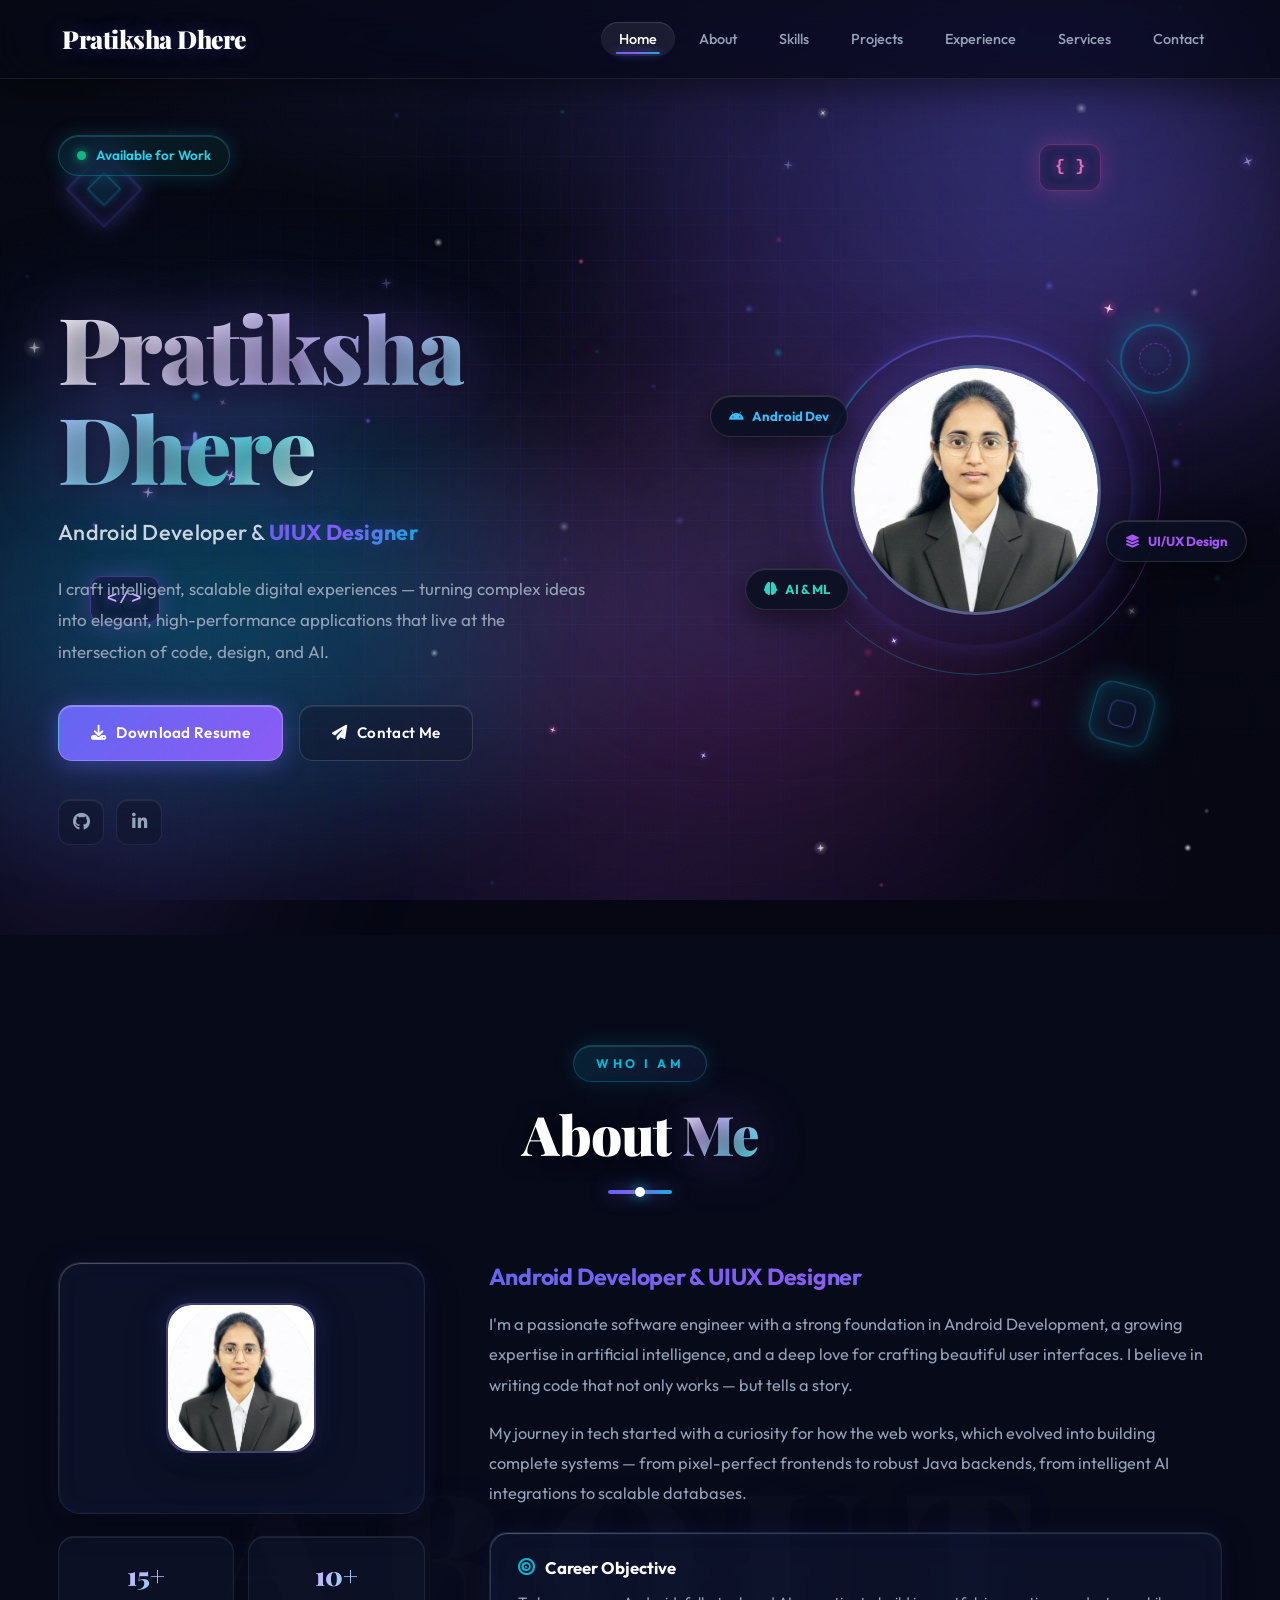
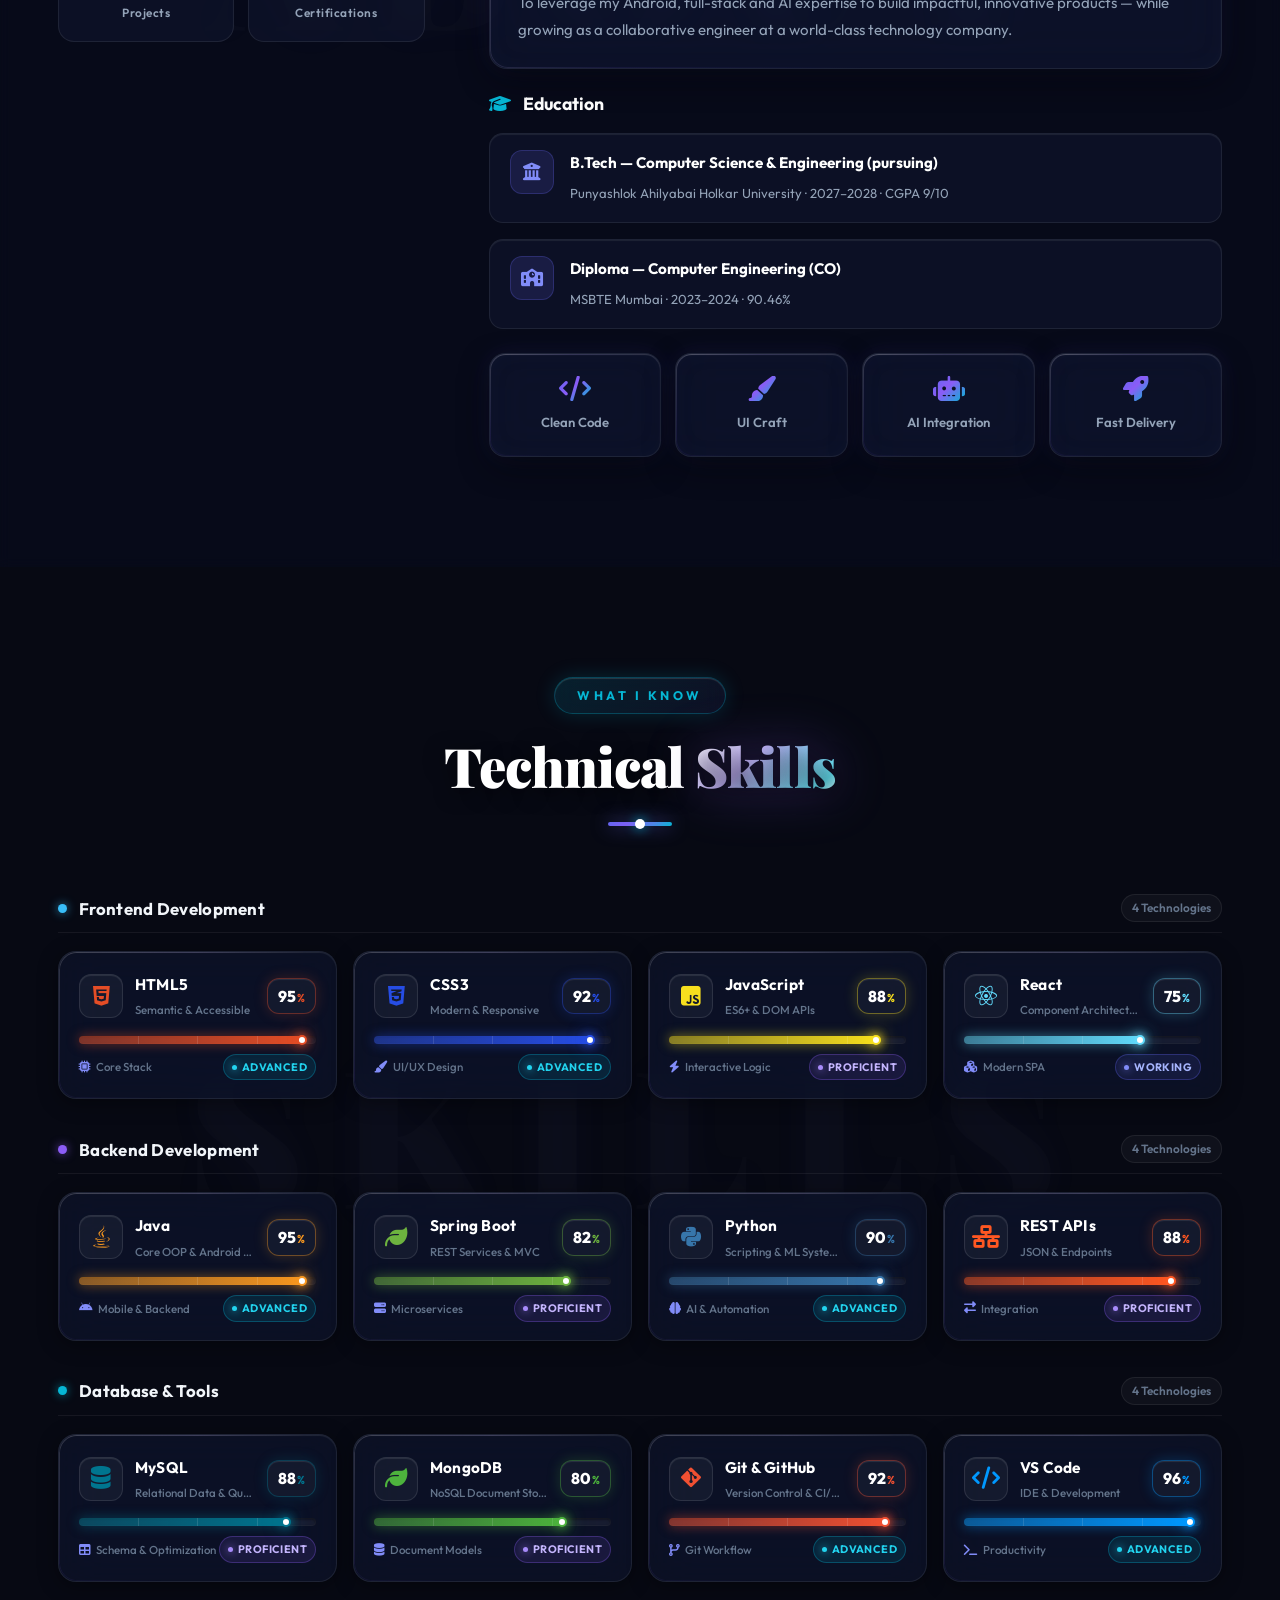
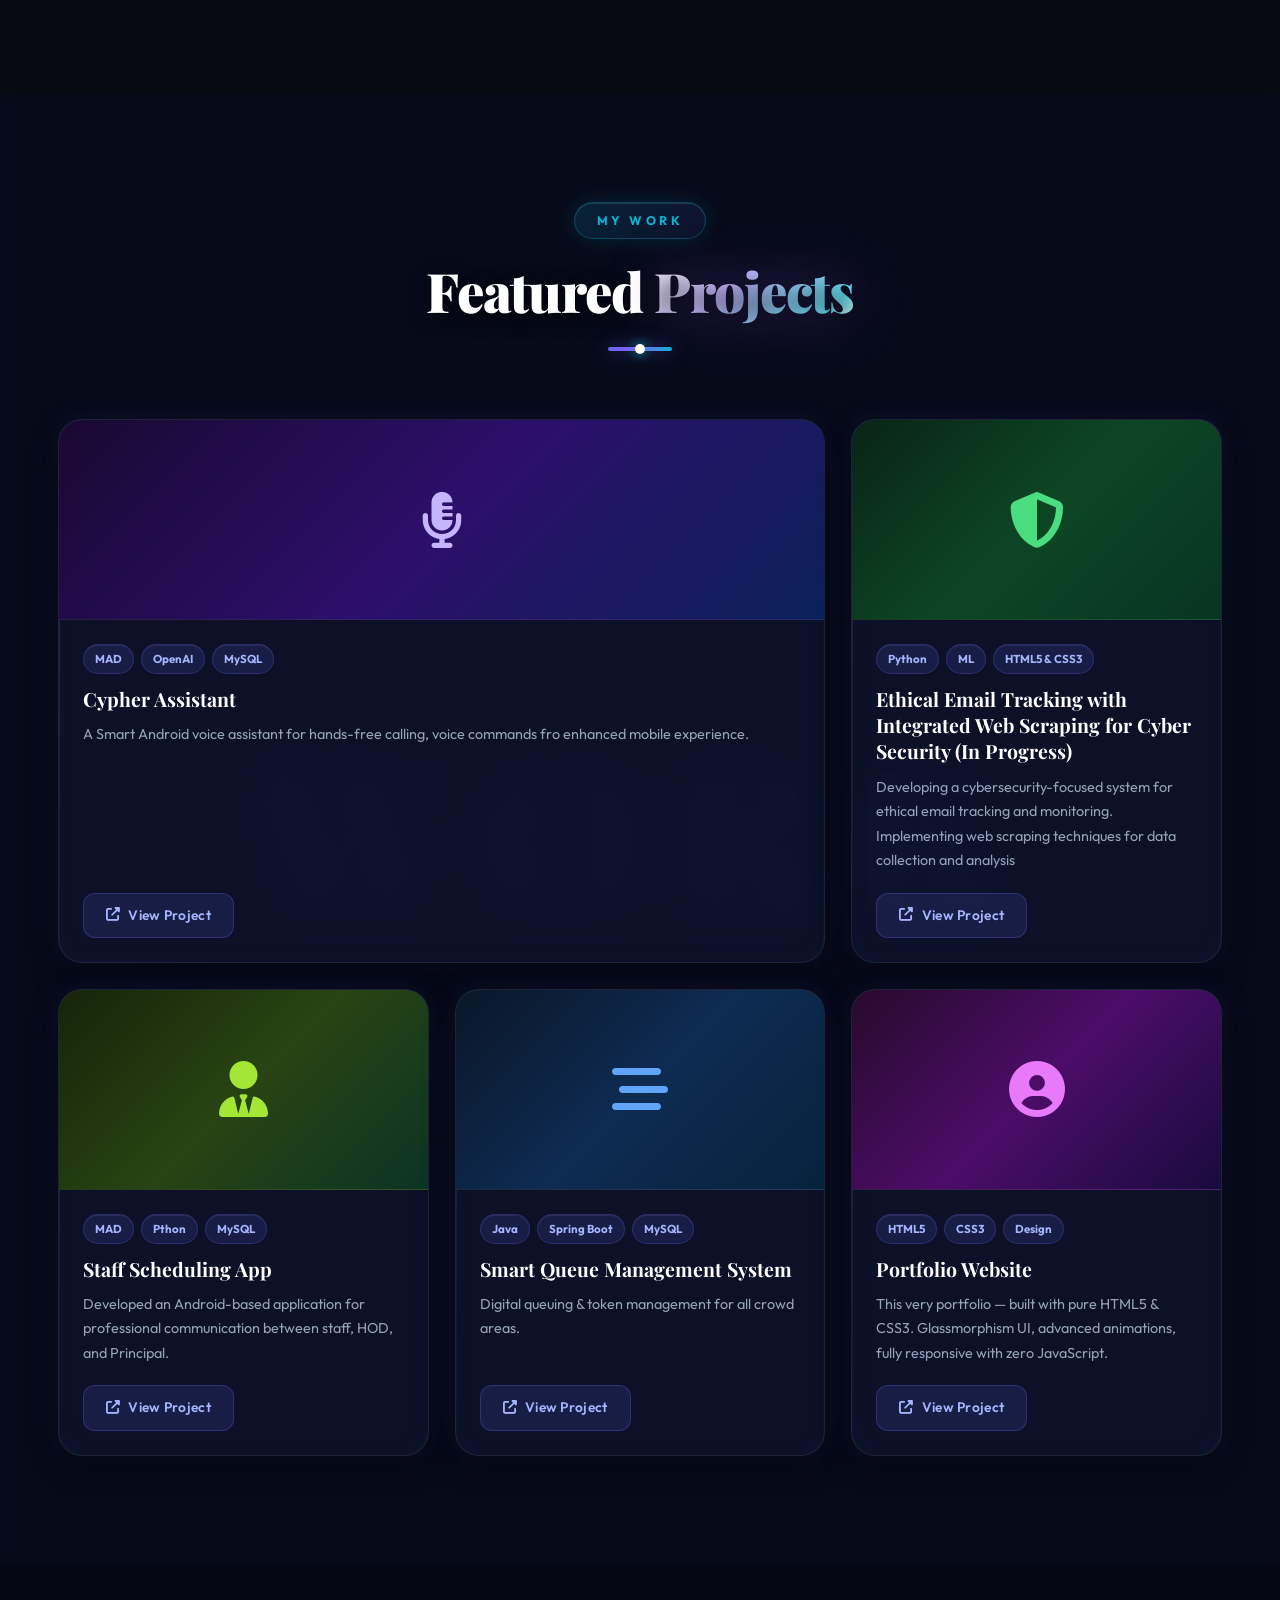
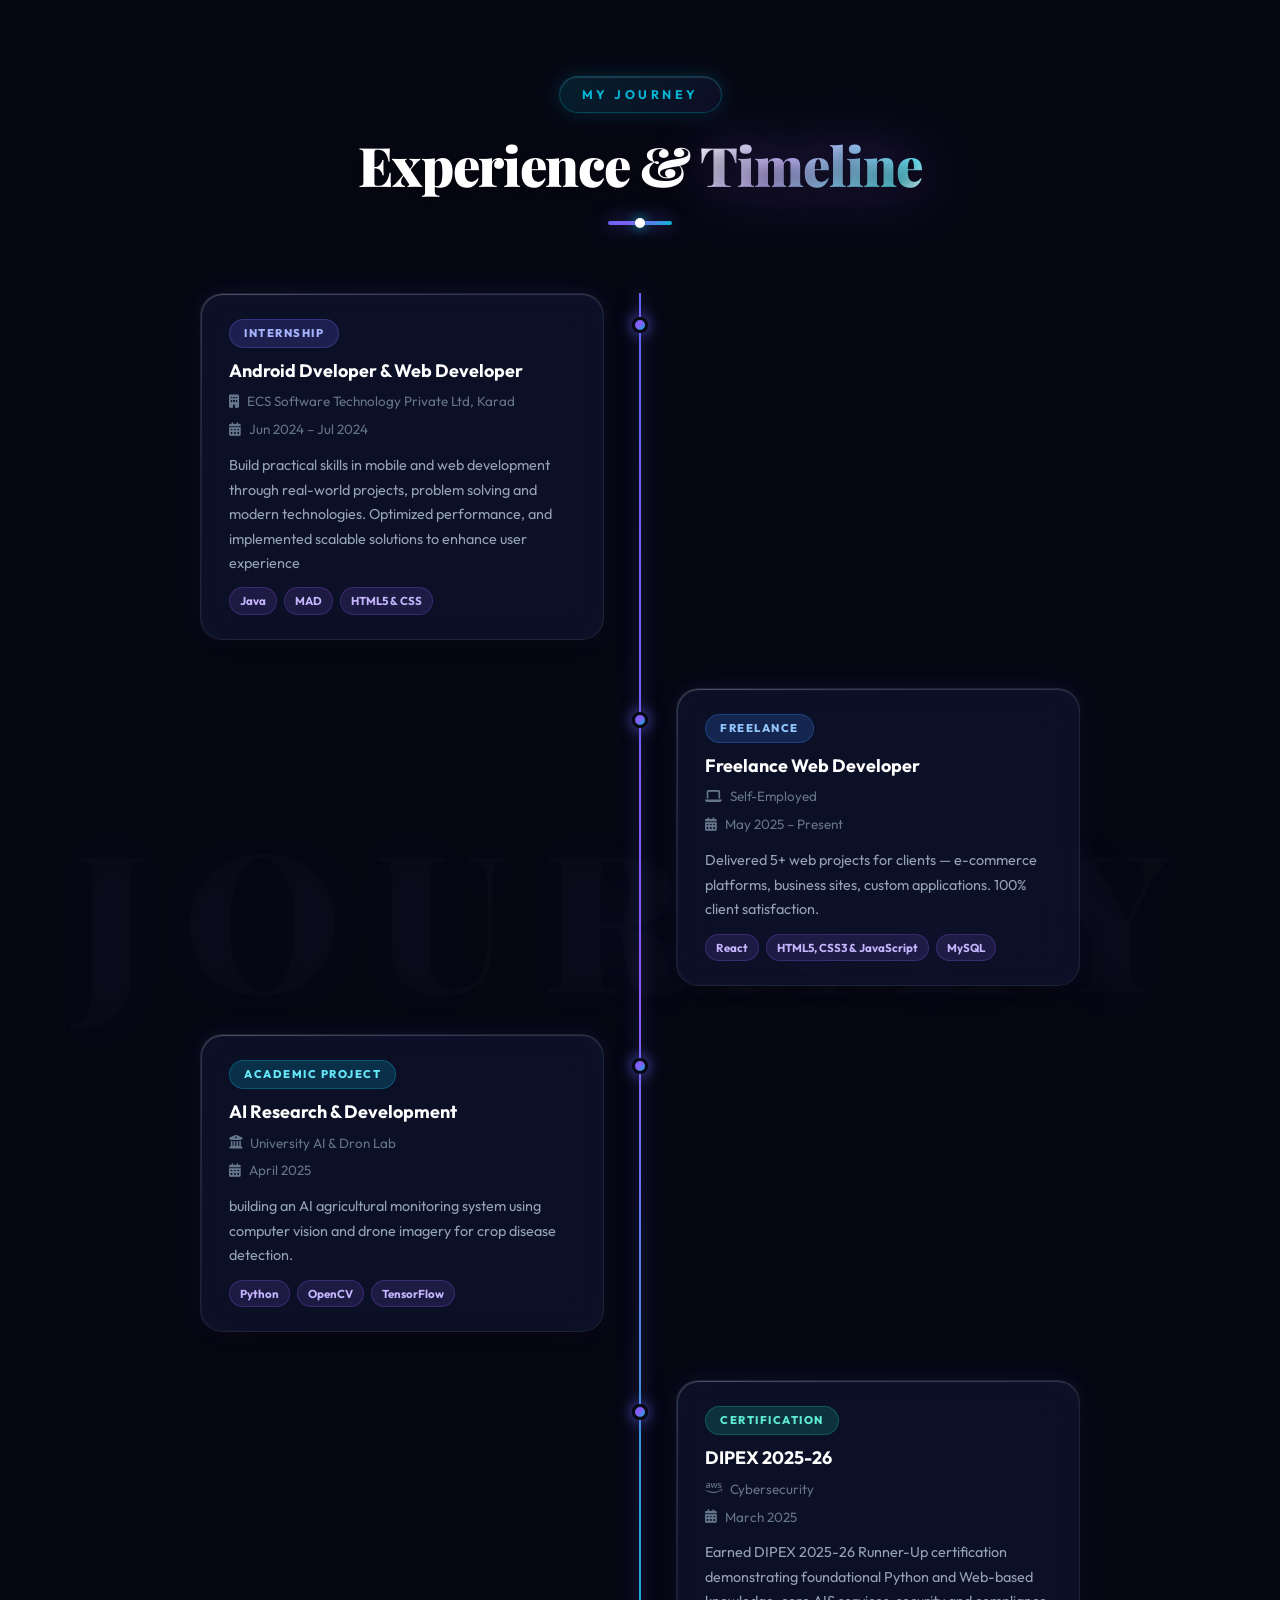
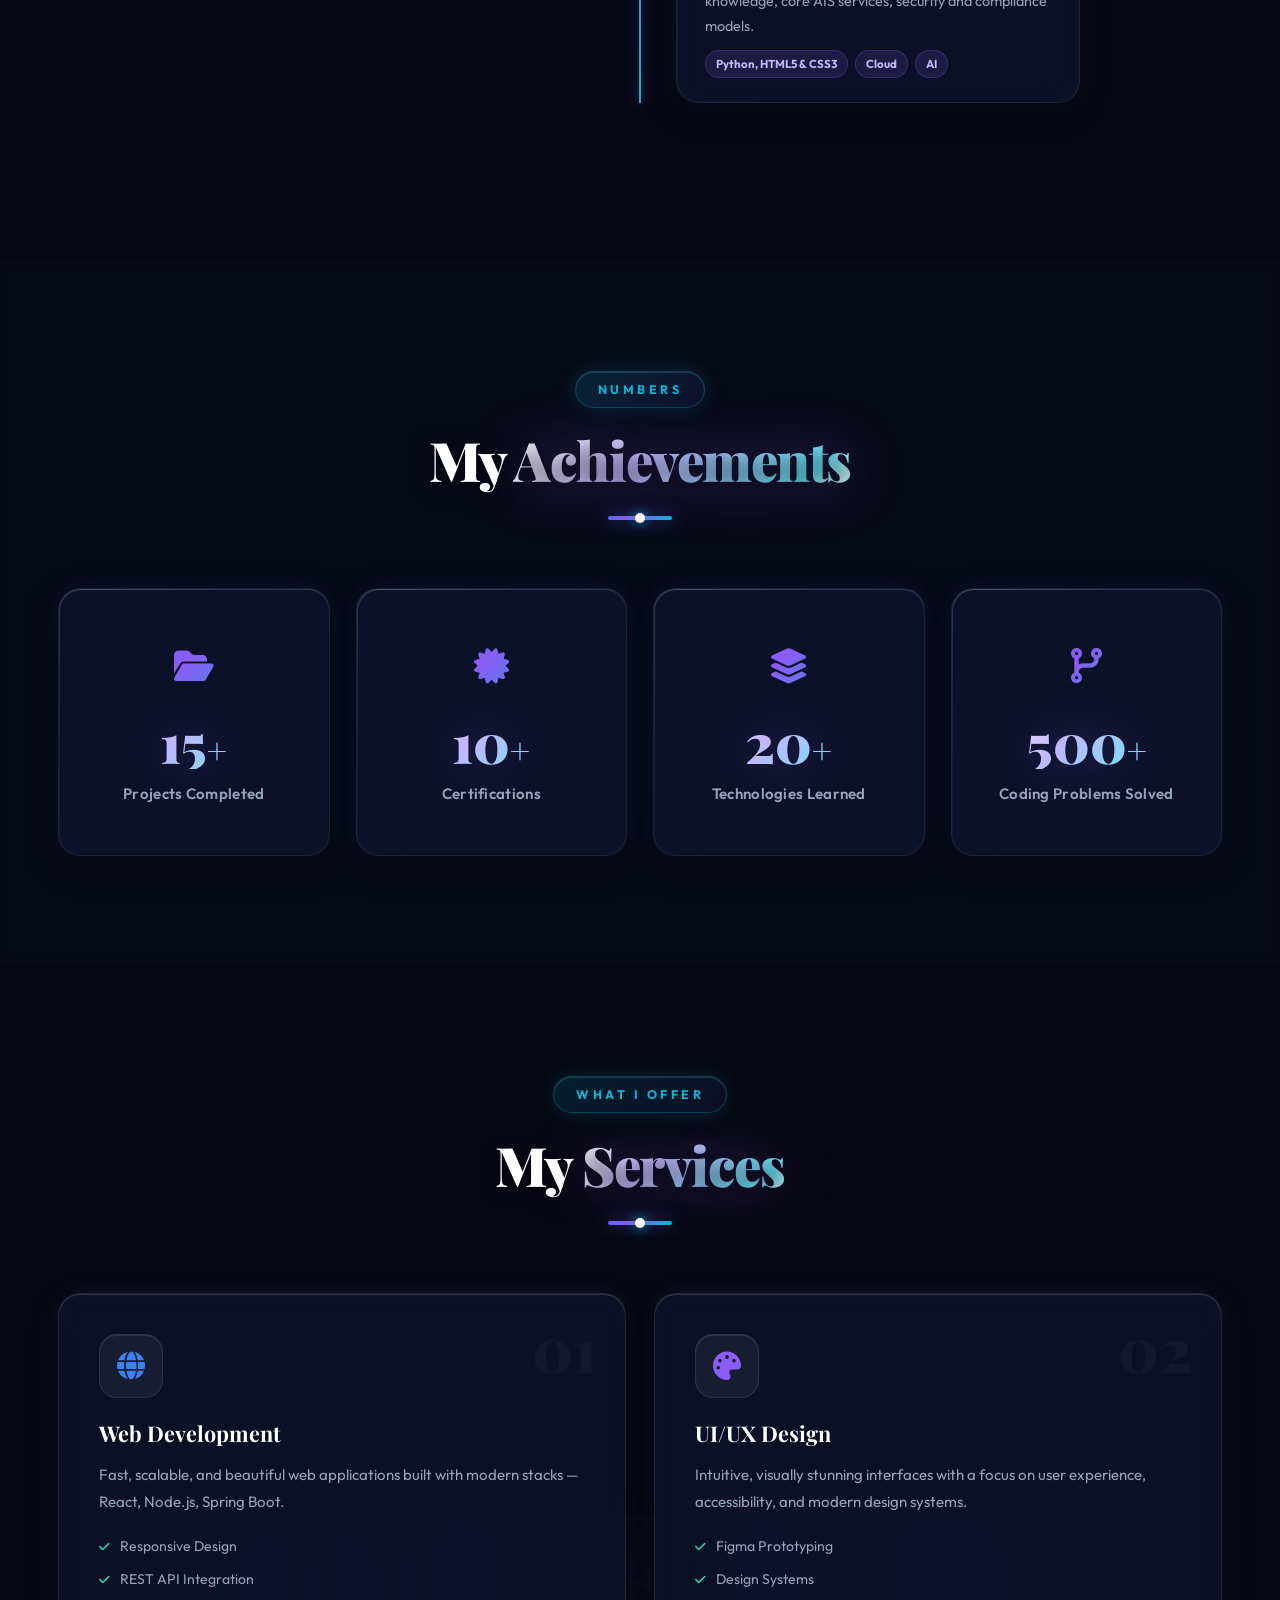
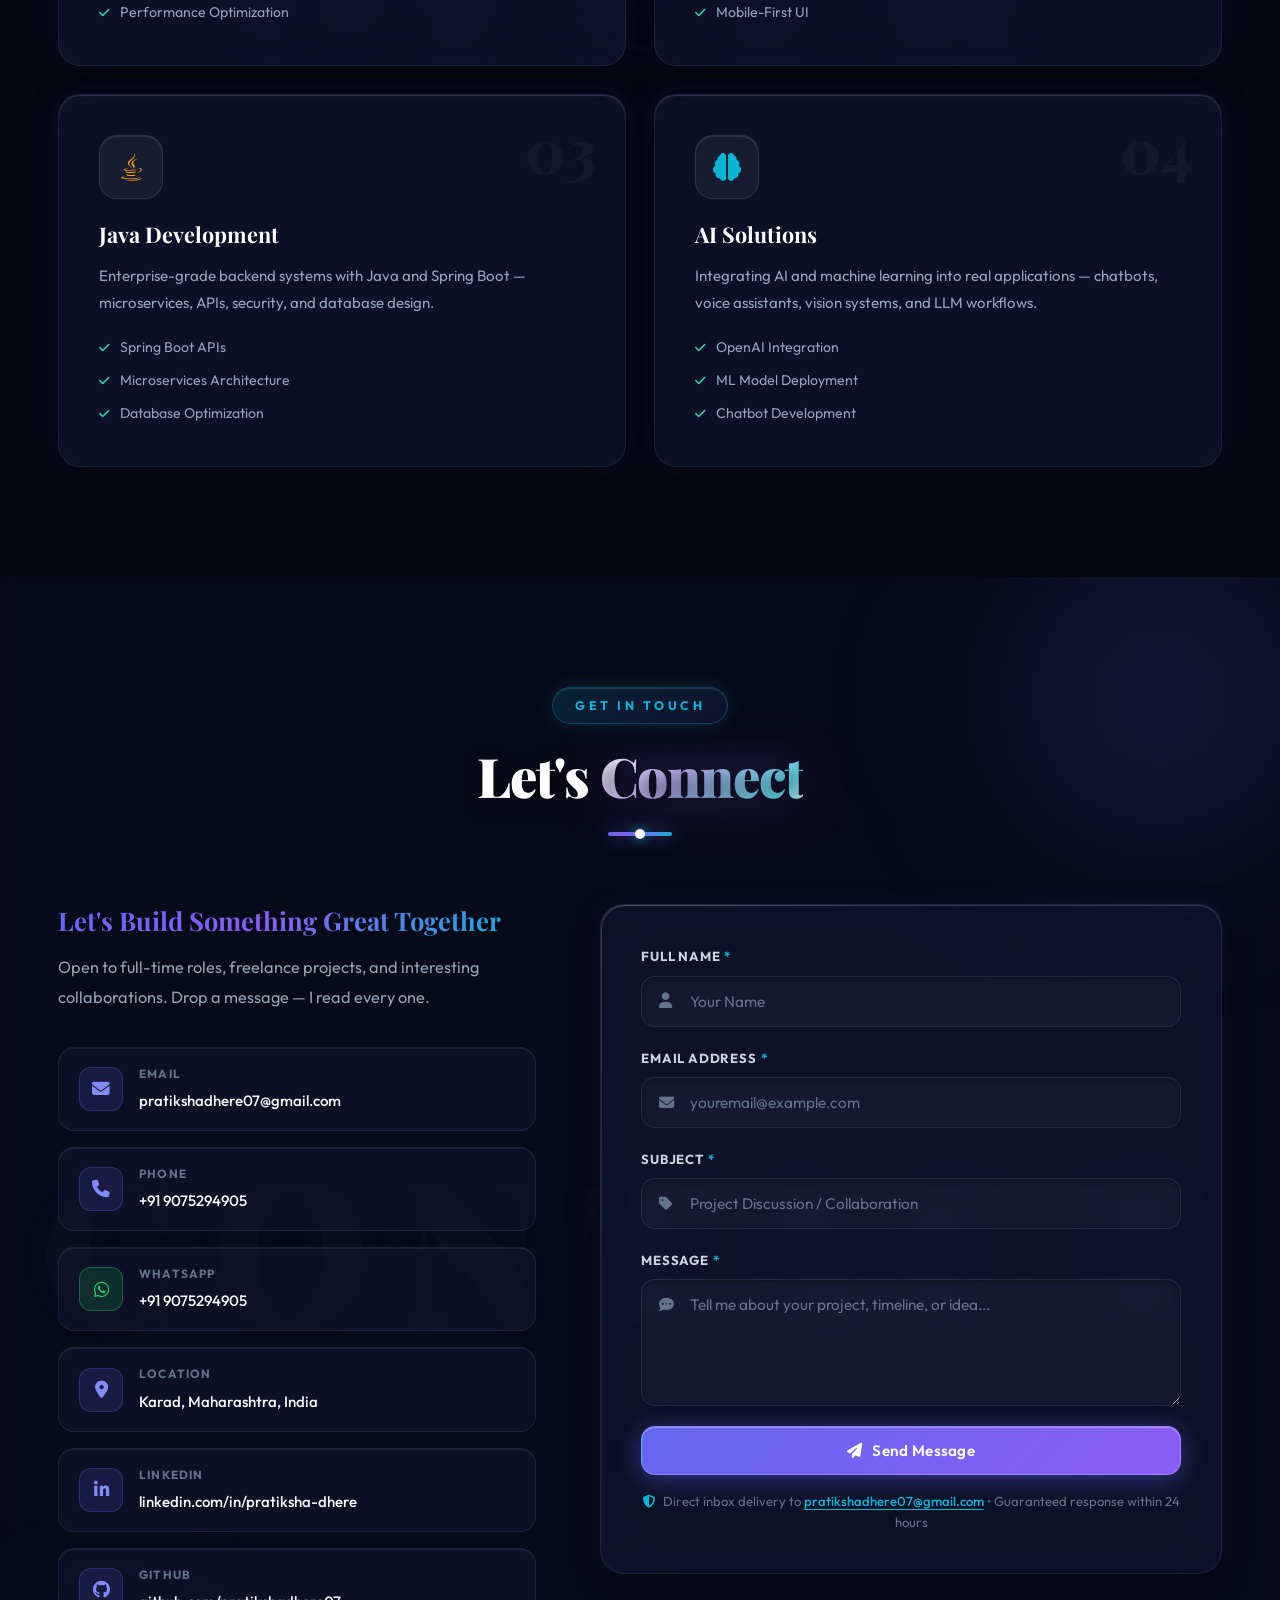
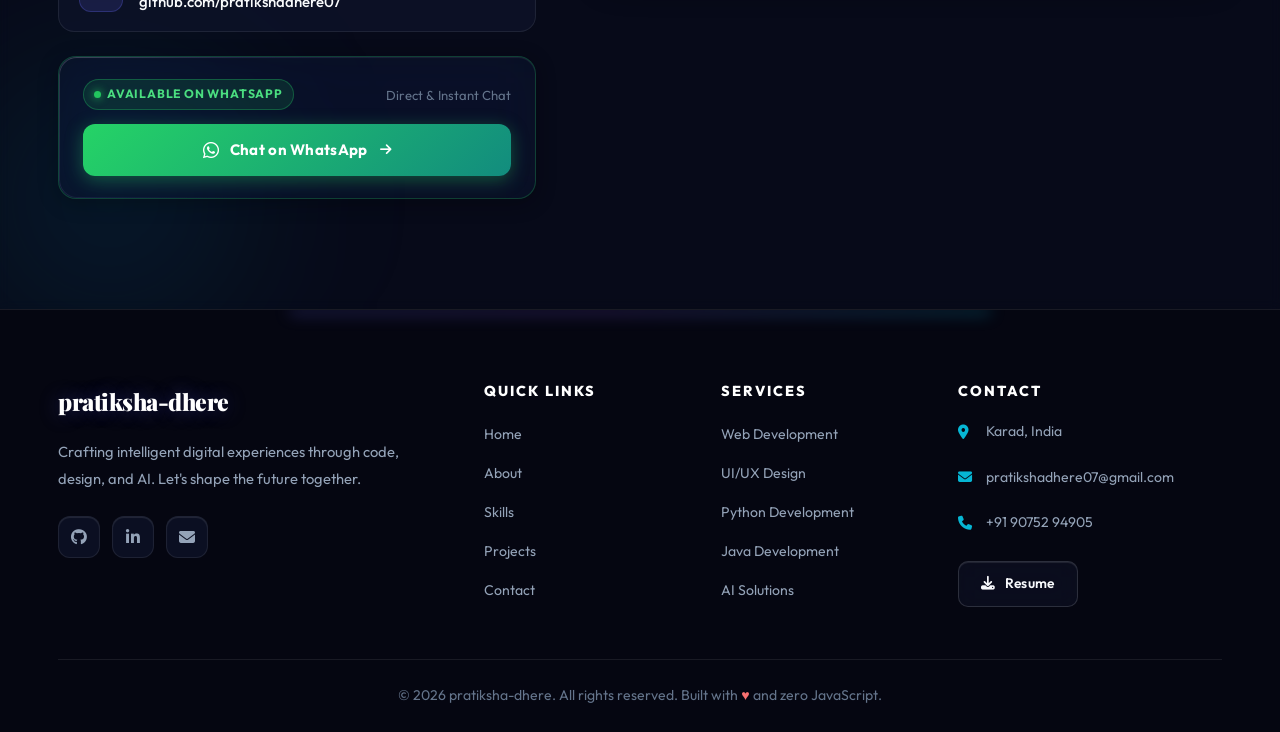
<file: index.html>
<!DOCTYPE html>
<html lang="en">
<head>
  <meta charset="UTF-8" />
  <meta name="viewport" content="width=device-width, initial-scale=1.0" />
  <meta name="description" content="Personal Portfolio — Full Stack Developer, AI Enthusiast & UI/UX Designer" />
  <meta name="author" content="Your Name" />
  <title>Pratiksha Dhere — Developer Portfolio</title>

  <!-- Google Fonts: Playfair Display (display) + Outfit (body) -->
  <link rel="preconnect" href="https://fonts.googleapis.com" />
  <link rel="preconnect" href="https://fonts.gstatic.com" crossorigin />
  <link href="https://fonts.googleapis.com/css2?family=Playfair+Display:wght@400;700;900&family=Outfit:wght@300;400;500;600;700&display=swap" rel="stylesheet" />

  <!-- Font Awesome for icons -->
  <link rel="stylesheet" href="https://cdnjs.cloudflare.com/ajax/libs/font-awesome/6.5.0/css/all.min.css" />

  <link rel="stylesheet" href="css/style.css?v=final2" />
</head>
<body>

  <!-- Ambient Aurora, Floating Graphical Elements & Celestial Canvas Overlay -->
  <div class="aurora-container" aria-hidden="true">
    <div class="aurora-beam aurora-beam-1"></div>
    <div class="aurora-beam aurora-beam-2"></div>
    <div class="aurora-beam aurora-beam-3"></div>
  </div>

  <div class="floating-elements-container" id="floating-elements-container" aria-hidden="true">
    <div class="float-element float-geo-1">
      <div class="neon-shape shape-diamond">
        <div class="shape-inner"></div>
      </div>
    </div>
    <div class="float-element float-geo-2">
      <div class="neon-shape shape-ring">
        <div class="shape-inner"></div>
      </div>
    </div>
    <div class="float-element float-geo-3">
      <div class="neon-shape shape-code">
        <span>&lt;/&gt;</span>
      </div>
    </div>
    <div class="float-element float-geo-4">
      <div class="neon-shape shape-bracket">
        <span>{ }</span>
      </div>
    </div>
    <div class="float-element float-geo-5">
      <div class="neon-shape shape-hexagon">
        <div class="shape-inner"></div>
      </div>
    </div>
    <div class="float-element float-geo-6">
      <div class="neon-shape shape-cross">
        <div class="shape-inner"></div>
      </div>
    </div>
  </div>

  <canvas id="glitter-canvas" class="glitter-canvas" aria-hidden="true"></canvas>

  <!-- ╔═══════════════════════════════════════╗ -->
  <!-- ║           NAVIGATION BAR              ║ -->
  <!-- ╚═══════════════════════════════════════╝ -->

  <header class="navbar" id="navbar">
    <div class="nav-inner">
      <a href="#home" class="nav-logo">
        <span class="logo-sym"></span>Pratiksha Dhere<span class="logo-sym"></span>
      </a>
      <nav>
        <ul class="nav-links">
          <li><a href="#home">Home</a></li>
          <li><a href="#about">About</a></li>
          <li><a href="#skills">Skills</a></li>
          <li><a href="#projects">Projects</a></li>
          <li><a href="#experience">Experience</a></li>
          <li><a href="#services">Services</a></li>
          <li><a href="#contact">Contact</a></li>
        </ul>
      </nav>
      <!-- CSS-only hamburger using checkbox trick -->
      <label class="hamburger-label" for="menu-toggle" aria-label="Toggle Menu">
        <span></span><span></span><span></span>
      </label>
      <input type="checkbox" id="menu-toggle" class="menu-toggle" />
      <nav class="mobile-nav">
        <ul>
          <li><a href="#home">Home</a></li>
          <li><a href="#about">About</a></li>
          <li><a href="#skills">Skills</a></li>
          <li><a href="#projects">Projects</a></li>
          <li><a href="#experience">Experience</a></li>
          <li><a href="#services">Services</a></li>
          <li><a href="#contact">Contact</a></li>
        </ul>
      </nav>
    </div>
  </header>


  <!-- ╔═══════════════════════════════════════╗ -->
  <!-- ║              HERO SECTION              ║ -->
  <!-- ╚═══════════════════════════════════════╝ -->

  <section id="home" class="hero">
    <!-- Decorative orbs -->
    <div class="orb orb-1"></div>
    <div class="orb orb-2"></div>
    <div class="orb orb-3"></div>
    <div class="grid-overlay"></div>

    <div class="hero-inner">
      <!-- Left content -->
      <div class="hero-text">
        <span class="hero-tag">
          <span class="tag-dot"></span> Available for Work
        </span>
        <h1 class="hero-name">
          <br /><span class="name-accent">Pratiksha Dhere</span>
        </h1>
        <p class="hero-title">
          Android Developer &amp; <span class="title-highlight">UIUX Designer</span>
        </p>
        <p class="hero-bio">
          I craft intelligent, scalable digital experiences — turning complex ideas into elegant, high-performance applications that live at the intersection of code, design, and AI.
        </p>
        <div class="hero-btns">
          <a href="assets/resume/resume.pdf" download class="btn btn-primary">
            <i class="fas fa-download"></i> Download Resume
          </a>
          <a href="#contact" class="btn btn-outline">
            <i class="fas fa-paper-plane"></i> Contact Me
          </a>
        </div>
        <div class="hero-socials">
          <a href="https://github.com/pratikshadhere07" target="_blank" class="social-icon" aria-label="GitHub">
            <i class="fab fa-github"></i>
          </a>
          <a href="linkedin.com/in/pratiksha-dhere" target="_blank" class="social-icon" aria-label="LinkedIn">
            <i class="fab fa-linkedin-in"></i>
          </a>
        </div>
      </div>

      <!-- Right: profile image -->
      <div class="hero-img-wrap">
        <div class="hero-ring hero-ring-1"></div>
        <div class="hero-ring hero-ring-2"></div>
        <div class="hero-img-glow"></div>
        <div class="hero-avatar">
          <div class="avatar-initials">
            <img src="assets/images/profile.jpeg" alt="Pratiksha Dhere Profile Picture" />
          </div>
        </div>
        <div class="float-chip chip-java"><i class="fab fa-android"></i> Android Dev</div>
        <div class="float-chip chip-react"><i class="fas fa-layer-group"></i> UI/UX Design</div>
        <div class="float-chip chip-ai"><i class="fas fa-brain"></i> AI &amp; ML</div>
      </div>
    </div>

    <!-- <div class="scroll-indicator">
      <div class="scroll-line"></div>
      <span>Scroll</span>
    </div> -->
    
  </section>


  <!-- ╔═══════════════════════════════════════╗ -->
  <!-- ║             ABOUT SECTION              ║ -->
  <!-- ╚═══════════════════════════════════════╝ -->


  <section id="about" class="section about-section">
    <div class="section-bg-text">ABOUT</div>
    <div class="container">
      <div class="section-header">
        <span class="section-eyebrow">Who I Am</span>
        <h2 class="section-title">About <span class="grad-text">Me</span></h2>
        <div class="title-line"></div>
      </div>

      <div class="about-grid">
        <!-- Left: avatar card -->
        <div class="about-card-wrap">
          <div class="about-avatar-card glass-card">
            <div class="about-avatar-inner">
              <img src="assets/images/profile.jpeg" alt="profile-pic">
            </div>
            <div class="about-avatar-glow"></div>
          </div>
          <div class="about-stats">
            <div class="stat-pill"><strong>15+</strong><span>Projects</span></div>
            <div class="stat-pill"><strong>10+</strong><span>Certifications</span></div>
          </div>
        </div>

        <!-- Right: text content -->
        <div class="about-content">
          <h3 class="about-subtitle">Android Developer &amp; UIUX Designer</h3>
          <p class="about-para">
            I'm a passionate software engineer with a strong foundation in Android Development, a growing expertise in artificial intelligence, and a deep love for crafting beautiful user interfaces. I believe in writing code that not only works — but tells a story.
          </p>
          <p class="about-para">
            My journey in tech started with a curiosity for how the web works, which evolved into building complete systems — from pixel-perfect frontends to robust Java backends, from intelligent AI integrations to scalable databases.
          </p>

          <div class="career-box glass-card">
            <h4><i class="fas fa-bullseye" style="color:var(--accent)"></i> Career Objective</h4>
            <p>To leverage my Android, full-stack and AI expertise to build impactful, innovative products — while growing as a collaborative engineer at a world-class technology company.</p>
          </div>

          <div class="edu-block">
            <h4 class="block-title"><i class="fas fa-graduation-cap"></i> Education</h4>
            <div class="edu-item">
              <div class="edu-icon"><i class="fas fa-university"></i></div>
              <div>
                <strong>B.Tech — Computer Science &amp; Engineering (pursuing) </strong>
                <span>Punyashlok Ahilyabai Holkar University · 2027–2028 · CGPA 9/10</span>
              </div>
            </div>
            <div class="edu-item">
              <div class="edu-icon"><i class="fas fa-school"></i></div>
              <div>
                <strong>Diploma — Computer Engineering (CO)</strong>
                <span>MSBTE Mumbai · 2023–2024 · 90.46%</span>
              </div>
            </div>
          </div>

          <!-- Highlight cards -->
          <div class="highlight-cards">
            <div class="hl-card glass-card">
              <i class="fas fa-code"></i>
              <span>Clean Code</span>
            </div>
            <div class="hl-card glass-card">
              <i class="fas fa-paint-brush"></i>
              <span>UI Craft</span>
            </div>
            <div class="hl-card glass-card">
              <i class="fas fa-robot"></i>
              <span>AI Integration</span>
            </div>
            <div class="hl-card glass-card">
              <i class="fas fa-rocket"></i>
              <span>Fast Delivery</span>
            </div>
          </div>
        </div>
      </div>
    </div>
  </section>


  <!-- ╔═══════════════════════════════════════╗ -->
  <!-- ║             SKILLS SECTION             ║ -->
  <!-- ╚═══════════════════════════════════════╝ -->


  <section id="skills" class="section skills-section">
    <div class="section-bg-text">SKILLS</div>
    <div class="container">
      <div class="section-header">
        <span class="section-eyebrow">What I Know</span>
        <h2 class="section-title">Technical <span class="grad-text">Skills</span></h2>
        <div class="title-line"></div>
      </div>

      <div class="skills-container">
        <!-- Frontend -->
        <div class="skill-group">
          <div class="skill-group-header">
            <div class="skill-group-title-wrap">
              <span class="group-dot dot-blue"></span>
              <h3 class="skill-group-title">Frontend Development</h3>
            </div>
            <span class="skill-count-badge">4 Technologies</span>
          </div>
          <div class="skills-grid">

            <div class="skill-card glass-card">
              <div class="skill-top">
                <div class="skill-icon-wrap" style="--ic:#e44d26"><i class="fab fa-html5"></i></div>
                <div class="skill-info">
                  <span class="skill-name">HTML5</span>
                  <span class="skill-level">Semantic &amp; Accessible</span>
                </div>
                <div class="skill-pct-badge" style="--c:#e44d26">
                  <span class="pct-val">95</span><span class="pct-unit">%</span>
                </div>
              </div>
              <div class="skill-visual" aria-hidden="true">
                <div class="skill-progress-bar" role="progressbar" aria-valuenow="95" aria-valuemin="0" aria-valuemax="100">
                  <div class="skill-progress-fill" style="--w:95%;--c:#e44d26">
                    <span class="progress-glow-head"></span>
                  </div>
                  <div class="skill-progress-marks">
                    <span></span><span></span><span></span>
                  </div>
                </div>
                <div class="skill-footer-meta">
                  <span class="meta-tag"><i class="fas fa-microchip"></i> Core Stack</span>
                  <span class="meta-tier-pill tier-advanced"><span class="tier-dot"></span>Advanced</span>
                </div>
              </div>
            </div>

            <div class="skill-card glass-card">
              <div class="skill-top">
                <div class="skill-icon-wrap" style="--ic:#264de4"><i class="fab fa-css3-alt"></i></div>
                <div class="skill-info">
                  <span class="skill-name">CSS3</span>
                  <span class="skill-level">Modern &amp; Responsive</span>
                </div>
                <div class="skill-pct-badge" style="--c:#264de4">
                  <span class="pct-val">92</span><span class="pct-unit">%</span>
                </div>
              </div>
              <div class="skill-visual" aria-hidden="true">
                <div class="skill-progress-bar" role="progressbar" aria-valuenow="92" aria-valuemin="0" aria-valuemax="100">
                  <div class="skill-progress-fill" style="--w:92%;--c:#264de4">
                    <span class="progress-glow-head"></span>
                  </div>
                  <div class="skill-progress-marks">
                    <span></span><span></span><span></span>
                  </div>
                </div>
                <div class="skill-footer-meta">
                  <span class="meta-tag"><i class="fas fa-paint-brush"></i> UI/UX Design</span>
                  <span class="meta-tier-pill tier-advanced"><span class="tier-dot"></span>Advanced</span>
                </div>
              </div>
            </div>

            <div class="skill-card glass-card">
              <div class="skill-top">
                <div class="skill-icon-wrap" style="--ic:#f7df1e"><i class="fab fa-js-square"></i></div>
                <div class="skill-info">
                  <span class="skill-name">JavaScript</span>
                  <span class="skill-level">ES6+ &amp; DOM APIs</span>
                </div>
                <div class="skill-pct-badge" style="--c:#f7df1e">
                  <span class="pct-val">88</span><span class="pct-unit">%</span>
                </div>
              </div>
              <div class="skill-visual" aria-hidden="true">
                <div class="skill-progress-bar" role="progressbar" aria-valuenow="88" aria-valuemin="0" aria-valuemax="100">
                  <div class="skill-progress-fill" style="--w:88%;--c:#f7df1e">
                    <span class="progress-glow-head"></span>
                  </div>
                  <div class="skill-progress-marks">
                    <span></span><span></span><span></span>
                  </div>
                </div>
                <div class="skill-footer-meta">
                  <span class="meta-tag"><i class="fas fa-bolt"></i> Interactive Logic</span>
                  <span class="meta-tier-pill tier-proficient"><span class="tier-dot"></span>Proficient</span>
                </div>
              </div>
            </div>

            <div class="skill-card glass-card">
              <div class="skill-top">
                <div class="skill-icon-wrap" style="--ic:#61dafb"><i class="fab fa-react"></i></div>
                <div class="skill-info">
                  <span class="skill-name">React</span>
                  <span class="skill-level">Component Architecture</span>
                </div>
                <div class="skill-pct-badge" style="--c:#61dafb">
                  <span class="pct-val">75</span><span class="pct-unit">%</span>
                </div>
              </div>
              <div class="skill-visual" aria-hidden="true">
                <div class="skill-progress-bar" role="progressbar" aria-valuenow="75" aria-valuemin="0" aria-valuemax="100">
                  <div class="skill-progress-fill" style="--w:75%;--c:#61dafb">
                    <span class="progress-glow-head"></span>
                  </div>
                  <div class="skill-progress-marks">
                    <span></span><span></span><span></span>
                  </div>
                </div>
                <div class="skill-footer-meta">
                  <span class="meta-tag"><i class="fas fa-cubes"></i> Modern SPA</span>
                  <span class="meta-tier-pill tier-working"><span class="tier-dot"></span>Working</span>
                </div>
              </div>
            </div>

          </div>
        </div>

        <!-- Backend -->
        <div class="skill-group">
          <div class="skill-group-header">
            <div class="skill-group-title-wrap">
              <span class="group-dot dot-purple"></span>
              <h3 class="skill-group-title">Backend Development</h3>
            </div>
            <span class="skill-count-badge">4 Technologies</span>
          </div>
          <div class="skills-grid">

            <div class="skill-card glass-card">
              <div class="skill-top">
                <div class="skill-icon-wrap" style="--ic:#f89820"><i class="fab fa-java"></i></div>
                <div class="skill-info">
                  <span class="skill-name">Java</span>
                  <span class="skill-level">Core OOP &amp; Android MAD</span>
                </div>
                <div class="skill-pct-badge" style="--c:#f89820">
                  <span class="pct-val">95</span><span class="pct-unit">%</span>
                </div>
              </div>
              <div class="skill-visual" aria-hidden="true">
                <div class="skill-progress-bar" role="progressbar" aria-valuenow="95" aria-valuemin="0" aria-valuemax="100">
                  <div class="skill-progress-fill" style="--w:95%;--c:#f89820">
                    <span class="progress-glow-head"></span>
                  </div>
                  <div class="skill-progress-marks">
                    <span></span><span></span><span></span>
                  </div>
                </div>
                <div class="skill-footer-meta">
                  <span class="meta-tag"><i class="fab fa-android"></i> Mobile &amp; Backend</span>
                  <span class="meta-tier-pill tier-advanced"><span class="tier-dot"></span>Advanced</span>
                </div>
              </div>
            </div>

            <div class="skill-card glass-card">
              <div class="skill-top">
                <div class="skill-icon-wrap" style="--ic:#6db33f"><i class="fas fa-leaf"></i></div>
                <div class="skill-info">
                  <span class="skill-name">Spring Boot</span>
                  <span class="skill-level">REST Services &amp; MVC</span>
                </div>
                <div class="skill-pct-badge" style="--c:#6db33f">
                  <span class="pct-val">82</span><span class="pct-unit">%</span>
                </div>
              </div>
              <div class="skill-visual" aria-hidden="true">
                <div class="skill-progress-bar" role="progressbar" aria-valuenow="82" aria-valuemin="0" aria-valuemax="100">
                  <div class="skill-progress-fill" style="--w:82%;--c:#6db33f">
                    <span class="progress-glow-head"></span>
                  </div>
                  <div class="skill-progress-marks">
                    <span></span><span></span><span></span>
                  </div>
                </div>
                <div class="skill-footer-meta">
                  <span class="meta-tag"><i class="fas fa-server"></i> Microservices</span>
                  <span class="meta-tier-pill tier-proficient"><span class="tier-dot"></span>Proficient</span>
                </div>
              </div>
            </div>

            <div class="skill-card glass-card">
              <div class="skill-top">
                <div class="skill-icon-wrap" style="--ic:#3776ab"><i class="fab fa-python"></i></div>
                <div class="skill-info">
                  <span class="skill-name">Python</span>
                  <span class="skill-level">Scripting &amp; ML Systems</span>
                </div>
                <div class="skill-pct-badge" style="--c:#3776ab">
                  <span class="pct-val">90</span><span class="pct-unit">%</span>
                </div>
              </div>
              <div class="skill-visual" aria-hidden="true">
                <div class="skill-progress-bar" role="progressbar" aria-valuenow="90" aria-valuemin="0" aria-valuemax="100">
                  <div class="skill-progress-fill" style="--w:90%;--c:#3776ab">
                    <span class="progress-glow-head"></span>
                  </div>
                  <div class="skill-progress-marks">
                    <span></span><span></span><span></span>
                  </div>
                </div>
                <div class="skill-footer-meta">
                  <span class="meta-tag"><i class="fas fa-brain"></i> AI &amp; Automation</span>
                  <span class="meta-tier-pill tier-advanced"><span class="tier-dot"></span>Advanced</span>
                </div>
              </div>
            </div>

            <div class="skill-card glass-card">
              <div class="skill-top">
                <div class="skill-icon-wrap" style="--ic:#ff5722"><i class="fas fa-network-wired"></i></div>
                <div class="skill-info">
                  <span class="skill-name">REST APIs</span>
                  <span class="skill-level">JSON &amp; Endpoints</span>
                </div>
                <div class="skill-pct-badge" style="--c:#ff5722">
                  <span class="pct-val">88</span><span class="pct-unit">%</span>
                </div>
              </div>
              <div class="skill-visual" aria-hidden="true">
                <div class="skill-progress-bar" role="progressbar" aria-valuenow="88" aria-valuemin="0" aria-valuemax="100">
                  <div class="skill-progress-fill" style="--w:88%;--c:#ff5722">
                    <span class="progress-glow-head"></span>
                  </div>
                  <div class="skill-progress-marks">
                    <span></span><span></span><span></span>
                  </div>
                </div>
                <div class="skill-footer-meta">
                  <span class="meta-tag"><i class="fas fa-exchange-alt"></i> Integration</span>
                  <span class="meta-tier-pill tier-proficient"><span class="tier-dot"></span>Proficient</span>
                </div>
              </div>
            </div>

          </div>
        </div>

        <!-- Database & Tools -->
        <div class="skill-group">
          <div class="skill-group-header">
            <div class="skill-group-title-wrap">
              <span class="group-dot dot-cyan"></span>
              <h3 class="skill-group-title">Database &amp; Tools</h3>
            </div>
            <span class="skill-count-badge">4 Technologies</span>
          </div>
          <div class="skills-grid">

            <div class="skill-card glass-card">
              <div class="skill-top">
                <div class="skill-icon-wrap" style="--ic:#00758f"><i class="fas fa-database"></i></div>
                <div class="skill-info">
                  <span class="skill-name">MySQL</span>
                  <span class="skill-level">Relational Data &amp; Queries</span>
                </div>
                <div class="skill-pct-badge" style="--c:#00758f">
                  <span class="pct-val">88</span><span class="pct-unit">%</span>
                </div>
              </div>
              <div class="skill-visual" aria-hidden="true">
                <div class="skill-progress-bar" role="progressbar" aria-valuenow="88" aria-valuemin="0" aria-valuemax="100">
                  <div class="skill-progress-fill" style="--w:88%;--c:#00758f">
                    <span class="progress-glow-head"></span>
                  </div>
                  <div class="skill-progress-marks">
                    <span></span><span></span><span></span>
                  </div>
                </div>
                <div class="skill-footer-meta">
                  <span class="meta-tag"><i class="fas fa-table"></i> Schema &amp; Optimization</span>
                  <span class="meta-tier-pill tier-proficient"><span class="tier-dot"></span>Proficient</span>
                </div>
              </div>
            </div>

            <div class="skill-card glass-card">
              <div class="skill-top">
                <div class="skill-icon-wrap" style="--ic:#4db33d"><i class="fas fa-leaf"></i></div>
                <div class="skill-info">
                  <span class="skill-name">MongoDB</span>
                  <span class="skill-level">NoSQL Document Store</span>
                </div>
                <div class="skill-pct-badge" style="--c:#4db33d">
                  <span class="pct-val">80</span><span class="pct-unit">%</span>
                </div>
              </div>
              <div class="skill-visual" aria-hidden="true">
                <div class="skill-progress-bar" role="progressbar" aria-valuenow="80" aria-valuemin="0" aria-valuemax="100">
                  <div class="skill-progress-fill" style="--w:80%;--c:#4db33d">
                    <span class="progress-glow-head"></span>
                  </div>
                  <div class="skill-progress-marks">
                    <span></span><span></span><span></span>
                  </div>
                </div>
                <div class="skill-footer-meta">
                  <span class="meta-tag"><i class="fas fa-database"></i> Document Models</span>
                  <span class="meta-tier-pill tier-proficient"><span class="tier-dot"></span>Proficient</span>
                </div>
              </div>
            </div>

            <div class="skill-card glass-card">
              <div class="skill-top">
                <div class="skill-icon-wrap" style="--ic:#f05032"><i class="fab fa-git-alt"></i></div>
                <div class="skill-info">
                  <span class="skill-name">Git &amp; GitHub</span>
                  <span class="skill-level">Version Control &amp; CI/CD</span>
                </div>
                <div class="skill-pct-badge" style="--c:#f05032">
                  <span class="pct-val">92</span><span class="pct-unit">%</span>
                </div>
              </div>
              <div class="skill-visual" aria-hidden="true">
                <div class="skill-progress-bar" role="progressbar" aria-valuenow="92" aria-valuemin="0" aria-valuemax="100">
                  <div class="skill-progress-fill" style="--w:92%;--c:#f05032">
                    <span class="progress-glow-head"></span>
                  </div>
                  <div class="skill-progress-marks">
                    <span></span><span></span><span></span>
                  </div>
                </div>
                <div class="skill-footer-meta">
                  <span class="meta-tag"><i class="fas fa-code-branch"></i> Git Workflow</span>
                  <span class="meta-tier-pill tier-advanced"><span class="tier-dot"></span>Advanced</span>
                </div>
              </div>
            </div>

            <div class="skill-card glass-card">
              <div class="skill-top">
                <div class="skill-icon-wrap" style="--ic:#0098ff"><i class="fas fa-code"></i></div>
                <div class="skill-info">
                  <span class="skill-name">VS Code</span>
                  <span class="skill-level">IDE &amp; Development</span>
                </div>
                <div class="skill-pct-badge" style="--c:#0098ff">
                  <span class="pct-val">96</span><span class="pct-unit">%</span>
                </div>
              </div>
              <div class="skill-visual" aria-hidden="true">
                <div class="skill-progress-bar" role="progressbar" aria-valuenow="96" aria-valuemin="0" aria-valuemax="100">
                  <div class="skill-progress-fill" style="--w:96%;--c:#0098ff">
                    <span class="progress-glow-head"></span>
                  </div>
                  <div class="skill-progress-marks">
                    <span></span><span></span><span></span>
                  </div>
                </div>
                <div class="skill-footer-meta">
                  <span class="meta-tag"><i class="fas fa-terminal"></i> Productivity</span>
                  <span class="meta-tier-pill tier-advanced"><span class="tier-dot"></span>Advanced</span>
                </div>
              </div>
            </div>

          </div>
        </div>
      </div>

    </div>
  </section>


  <!-- ╔═══════════════════════════════════════╗ -->
  <!-- ║            PROJECTS SECTION            ║ -->
  <!-- ╚═══════════════════════════════════════╝ -->

  
  <section id="projects" class="section projects-section">
    <div class="section-bg-text">WORK</div>
    <div class="container">
      <div class="section-header">
        <span class="section-eyebrow">My Work</span>
        <h2 class="section-title">Featured <span class="grad-text">Projects</span></h2>
        <div class="title-line"></div>
      </div>

      <div class="projects-grid">

        <!-- Project 1 -->
        <div class="project-card glass-card project-card--featured" data-project="0" tabindex="0" role="button" aria-haspopup="dialog" aria-label="View details for Cypher Assistant">
          <div class="proj-thumb proj-thumb--ai">
            <i class="fas fa-microphone-alt"></i>
            <div class="proj-thumb-glow"></div>
          </div>
          <div class="proj-body">
            <div class="proj-tags">
              <span class="ptag">MAD</span>
              <span class="ptag">OpenAI</span>
              <span class="ptag">MySQL</span>
            </div>
            <h3 class="proj-title">Cypher Assistant</h3>
            <p class="proj-desc">A Smart Android voice assistant for hands-free calling, voice commands fro enhanced mobile experience.</p>
            <a href="#project-modal" class="btn btn-proj" data-project="0" aria-label="View Cypher Assistant project details">
              <i class="fas fa-external-link-alt"></i> View Project
            </a>
          </div>
        </div>

        <!-- Project 2 -->
        <div class="project-card glass-card" data-project="1" tabindex="0" role="button" aria-haspopup="dialog" aria-label="View details for Ethical Email Tracking">
          <div class="proj-thumb proj-thumb--shield">
            <i class="fas fa-shield-alt"></i>
            <div class="proj-thumb-glow"></div>
          </div>
          <div class="proj-body">
            <div class="proj-tags">
              <span class="ptag">Python</span>
              <span class="ptag">ML</span>
              <span class="ptag">HTML5 &amp; CSS3</span>
            </div>
            <h3 class="proj-title">Ethical Email Tracking with Integrated Web Scraping for Cyber Security (In Progress)</h3>
            <p class="proj-desc">Developing a cybersecurity-focused system for ethical email tracking and monitoring. Implementing web scraping techniques for data collection and analysis</p>
            <a href="#project-modal" class="btn btn-proj" data-project="1" aria-label="View Ethical Email Tracking project details">
              <i class="fas fa-external-link-alt"></i> View Project
            </a>
          </div>
        </div>

        <!-- Project 4 -->
        <div class="project-card glass-card" data-project="2" tabindex="0" role="button" aria-haspopup="dialog" aria-label="View details for Staff Scheduling App">
          <div class="proj-thumb proj-thumb--drone">
            <i class="fas fa-user-tie"></i>
            <div class="proj-thumb-glow"></div>
          </div>
          <div class="proj-body">
            <div class="proj-tags">
              <span class="ptag">MAD</span>
              <span class="ptag">Pthon</span>
              <span class="ptag">MySQL</span>
            </div>
            <h3 class="proj-title">Staff Scheduling App</h3>
            <p class="proj-desc">Developed an Android-based application for professional communication between staff, HOD, and Principal.</p>
            <a href="#project-modal" class="btn btn-proj" data-project="2" aria-label="View Staff Scheduling App project details">
              <i class="fas fa-external-link-alt"></i> View Project
            </a>
          </div>
        </div>

        <!-- Project 5 -->
        <div class="project-card glass-card" data-project="3" tabindex="0" role="button" aria-haspopup="dialog" aria-label="View details for Smart Queue Management System">
          <div class="proj-thumb proj-thumb--hospital">
            <i class="fas fa-stream"></i>
            <div class="proj-thumb-glow"></div>
          </div>
          <div class="proj-body">
            <div class="proj-tags">
              <span class="ptag">Java</span>
              <span class="ptag">Spring Boot</span>
              <span class="ptag">MySQL</span>
            </div>
            <h3 class="proj-title">Smart Queue Management System</h3>
            <p class="proj-desc">Digital queuing &amp; token management for all crowd areas.</p>
            <a href="#project-modal" class="btn btn-proj" data-project="3" aria-label="View Smart Queue Management System project details">
              <i class="fas fa-external-link-alt"></i> View Project
            </a>
          </div>
        </div>

        <!-- Project 6 -->
        <div class="project-card glass-card" data-project="4" tabindex="0" role="button" aria-haspopup="dialog" aria-label="View details for Portfolio Website">
          <div class="proj-thumb proj-thumb--portfolio">
            <i class="fas fa-user-circle"></i>
            <div class="proj-thumb-glow"></div>
          </div>
          <div class="proj-body">
            <div class="proj-tags">
              <span class="ptag">HTML5</span>
              <span class="ptag">CSS3</span>
              <span class="ptag">Design</span>
            </div>
            <h3 class="proj-title">Portfolio Website</h3>
            <p class="proj-desc">This very portfolio — built with pure HTML5 &amp; CSS3. Glassmorphism UI, advanced animations, fully responsive with zero JavaScript.</p>
            <a href="#project-modal" class="btn btn-proj" data-project="4" aria-label="View Portfolio Website project details">
              <i class="fas fa-external-link-alt"></i> View Project
            </a>
          </div>
        </div>

      </div>

      <!-- Interactive Project Details Popup Modal -->
      <div id="project-modal" class="project-modal" role="dialog" aria-modal="true" aria-hidden="true" aria-labelledby="modal-proj-title">
        <div class="project-modal-backdrop" id="modal-backdrop" aria-label="Close modal overlay"></div>
        <div class="project-modal-dialog glass-card" id="modal-dialog">
          
          <!-- Close Button -->
          <button type="button" class="modal-close-btn" id="modal-close-btn" aria-label="Close project details">
            <i class="fas fa-times"></i>
          </button>

          <!-- Top Media Showcase with Preview Image -->
          <div class="modal-media-wrap">
            <img id="modal-proj-img" class="modal-proj-img" src="assets/images/project-cypher.svg" alt="Project preview screenshot" />
            <div class="modal-media-overlay"></div>
            <span id="modal-proj-category" class="modal-category-badge">Android App</span>
          </div>

          <!-- Modal Scrollable Body -->
          <div class="modal-body-content">
            
            <!-- Header Block -->
            <div class="modal-header-block">
              <div id="modal-proj-tags" class="proj-tags modal-tags-list"></div>
              <h2 id="modal-proj-title" class="modal-proj-title font-display">Project Title</h2>
              <p id="modal-proj-desc" class="modal-proj-desc">Short description of the project.</p>
            </div>

            <!-- Problem Statement & Solution Grid -->
            <div class="modal-case-study-grid">
              <div class="case-card case-problem">
                <div class="case-card-header">
                  <div class="case-icon-wrap icon-problem"><i class="fas fa-exclamation-triangle"></i></div>
                  <h4>Problem Statement</h4>
                </div>
                <p id="modal-proj-problem">Problem description.</p>
              </div>

              <div class="case-card case-solution">
                <div class="case-card-header">
                  <div class="case-icon-wrap icon-solution"><i class="fas fa-lightbulb"></i></div>
                  <h4>The Solution</h4>
                </div>
                <p id="modal-proj-solution">Solution description.</p>
              </div>
            </div>

            <!-- Key Features Section -->
            <div class="modal-section-block">
              <h4 class="modal-block-title">
                <i class="fas fa-star grad-text"></i> Key Features
              </h4>
              <ul id="modal-proj-features" class="modal-features-list"></ul>
            </div>

            <!-- Technologies Used Section -->
            <div class="modal-section-block">
              <h4 class="modal-block-title">
                <i class="fas fa-layer-group grad-text"></i> Technologies Used
              </h4>
              <div id="modal-proj-tech" class="modal-tech-grid"></div>
            </div>

            <!-- End of Project Details Content -->

          </div>
        </div>
      </div>
    </div>
  </section>


  <!-- ╔═══════════════════════════════════════╗ -->
  <!-- ║           EXPERIENCE SECTION           ║ -->
  <!-- ╚═══════════════════════════════════════╝ -->

  <section id="experience" class="section experience-section">
    <div class="section-bg-text">JOURNEY</div>
    <div class="container">
      <div class="section-header">
        <span class="section-eyebrow">My Journey</span>
        <h2 class="section-title">Experience &amp; <span class="grad-text">Timeline</span></h2>
        <div class="title-line"></div>
      </div>

      <div class="timeline">

        <div class="tl-item tl-left">
          <div class="tl-content glass-card">
            <span class="tl-badge badge-intern">Internship</span>
            <h3>Android Dveloper & Web Developer</h3>
            <p class="tl-org"><i class="fas fa-building"></i>ECS Software Technology Private Ltd, Karad</p>
            <p class="tl-date"><i class="fas fa-calendar-alt"></i> Jun 2024 – Jul 2024</p>
            <p class="tl-desc">Build practical skills in mobile and web development through real-world projects, problem solving and modern technologies. Optimized performance, and implemented scalable solutions to enhance user experience</p>
            <div class="tl-tags">
              <span>Java</span><span>MAD</span><span>HTML5 & CSS</span>
            </div>
          </div>
          <div class="tl-dot"></div>
        </div>

        <div class="tl-item tl-right">
          <div class="tl-dot"></div>
          <div class="tl-content glass-card">
            <span class="tl-badge badge-free">Freelance</span>
            <h3>Freelance Web Developer</h3>
            <p class="tl-org"><i class="fas fa-laptop"></i> Self-Employed</p>
            <p class="tl-date"><i class="fas fa-calendar-alt"></i> May 2025 – Present</p>
            <p class="tl-desc">Delivered 5+ web projects for clients — e-commerce platforms, business sites, custom applications. 100% client satisfaction.</p>
            <div class="tl-tags">
              <span>React</span><span>HTML5, CSS3 & JavaScript</span><span>MySQL</span>
            </div>
          </div>
        </div>

        <div class="tl-item tl-left">
          <div class="tl-content glass-card">
            <span class="tl-badge badge-proj">Academic Project</span>
            <h3>AI Research &amp; Development</h3>
            <p class="tl-org"><i class="fas fa-university"></i> University AI & Dron Lab</p>
            <p class="tl-date"><i class="fas fa-calendar-alt"></i> April 2025 </p>
            <p class="tl-desc">building an AI agricultural monitoring system using computer vision and drone imagery for crop disease detection.</p>
            <div class="tl-tags">
              <span>Python</span><span>OpenCV</span><span>TensorFlow</span>
            </div>
          </div>
          <div class="tl-dot"></div>
        </div>

        <div class="tl-item tl-right">
          <div class="tl-dot"></div>
          <div class="tl-content glass-card">
            <span class="tl-badge badge-cert">Certification</span>
            <h3>DIPEX 2025-26</h3>
            <p class="tl-org"><i class="fab fa-aws"></i>Cybersecurity</p>
            <p class="tl-date"><i class="fas fa-calendar-alt"></i> March 2025</p>
            <p class="tl-desc">Earned DIPEX 2025-26 Runner-Up certification demonstrating foundational Python and Web-based knowledge, core AIS services, security and compliance models.</p>
            <div class="tl-tags">
              <span>Python, HTML5 & CSS3</span><span>Cloud</span><span>AI</span>
            </div>
          </div>
        </div>

      </div>
    </div>
  </section>


  <!-- ╔═══════════════════════════════════════╗ -->
  <!-- ║          ACHIEVEMENTS SECTION          ║ -->
  <!-- ╚═══════════════════════════════════════╝ -->

  <section id="achievements" class="section achievements-section">
    <div class="container">
      <div class="section-header">
        <span class="section-eyebrow">Numbers</span>
        <h2 class="section-title">My <span class="grad-text">Achievements</span></h2>
        <div class="title-line"></div>
      </div>
      <div class="ach-grid">
        <div class="ach-card glass-card">
          <div class="ach-icon"><i class="fas fa-folder-open"></i></div>
          <div class="ach-number grad-text">15<span>+</span></div>
          <p>Projects Completed</p>
        </div>
        <div class="ach-card glass-card">
          <div class="ach-icon"><i class="fas fa-certificate"></i></div>
          <div class="ach-number grad-text">10<span>+</span></div>
          <p>Certifications</p>
        </div>
        <div class="ach-card glass-card">
          <div class="ach-icon"><i class="fas fa-layer-group"></i></div>
          <div class="ach-number grad-text">20<span>+</span></div>
          <p>Technologies Learned</p>
        </div>
        <div class="ach-card glass-card">
          <div class="ach-icon"><i class="fas fa-code-branch"></i></div>
          <div class="ach-number grad-text">500<span>+</span></div>
          <p>Coding Problems Solved</p>
        </div>
      </div>
    </div>
  </section>


  <!-- ╔═══════════════════════════════════════╗ -->
  <!-- ║            SERVICES SECTION            ║ -->
  <!-- ╚═══════════════════════════════════════╝ -->


  <section id="services" class="section services-section">
    <div class="section-bg-text">OFFER</div>
    <div class="container">
      <div class="section-header">
        <span class="section-eyebrow">What I Offer</span>
        <h2 class="section-title">My <span class="grad-text">Services</span></h2>
        <div class="title-line"></div>
      </div>

      <div class="services-grid">

        <div class="svc-card glass-card">
          <div class="svc-icon" style="--sc:#3b82f6"><i class="fas fa-globe"></i></div>
          <h3>Web Development</h3>
          <p>Fast, scalable, and beautiful web applications built with modern stacks — React, Node.js, Spring Boot.</p>
          <ul class="svc-list">
            <li><i class="fas fa-check"></i> Responsive Design</li>
            <li><i class="fas fa-check"></i> REST API Integration</li>
            <li><i class="fas fa-check"></i> Performance Optimization</li>
          </ul>
          <div class="svc-num">01</div>
        </div>

        <div class="svc-card glass-card">
          <div class="svc-icon" style="--sc:#8b5cf6"><i class="fas fa-palette"></i></div>
          <h3>UI/UX Design</h3>
          <p>Intuitive, visually stunning interfaces with a focus on user experience, accessibility, and modern design systems.</p>
          <ul class="svc-list">
            <li><i class="fas fa-check"></i> Figma Prototyping</li>
            <li><i class="fas fa-check"></i> Design Systems</li>
            <li><i class="fas fa-check"></i> Mobile-First UI</li>
          </ul>
          <div class="svc-num">02</div>
        </div>

        <div class="svc-card glass-card">
          <div class="svc-icon" style="--sc:#f59e0b"><i class="fab fa-java"></i></div>
          <h3>Java Development</h3>
          <p>Enterprise-grade backend systems with Java and Spring Boot — microservices, APIs, security, and database design.</p>
          <ul class="svc-list">
            <li><i class="fas fa-check"></i> Spring Boot APIs</li>
            <li><i class="fas fa-check"></i> Microservices Architecture</li>
            <li><i class="fas fa-check"></i> Database Optimization</li>
          </ul>
          <div class="svc-num">03</div>
        </div>

        <div class="svc-card glass-card">
          <div class="svc-icon" style="--sc:#06b6d4"><i class="fas fa-brain"></i></div>
          <h3>AI Solutions</h3>
          <p>Integrating AI and machine learning into real applications — chatbots, voice assistants, vision systems, and LLM workflows.</p>
          <ul class="svc-list">
            <li><i class="fas fa-check"></i> OpenAI Integration</li>
            <li><i class="fas fa-check"></i> ML Model Deployment</li>
            <li><i class="fas fa-check"></i> Chatbot Development</li>
          </ul>
          <div class="svc-num">04</div>
        </div>

      </div>
    </div>
  </section>


  <!-- ╔═══════════════════════════════════════╗ -->
  <!-- ║            CONTACT SECTION            ║ -->
  <!-- ╚═══════════════════════════════════════╝ -->


  <section id="contact" class="section contact-section">
    <div class="section-bg-text">CONTACT</div>
    <div class="orb orb-contact-1"></div>
    <div class="orb orb-contact-2"></div>
    <div class="container">
      <div class="section-header">
        <span class="section-eyebrow">Get In Touch</span>
        <h2 class="section-title">Let's <span class="grad-text">Connect</span></h2>
        <div class="title-line"></div>
      </div>

      <div class="contact-grid">
        <!-- Left info -->
        <div class="contact-info">
          <h3>Let's Build Something Great Together</h3>
          <p>Open to full-time roles, freelance projects, and interesting collaborations. Drop a message — I read every one.</p>

          <div class="contact-items">
            <div class="contact-item">
              <div class="ci-icon"><i class="fas fa-envelope"></i></div>
              <div>
                <strong>Email</strong>
                <a href="mailto:pratikshadhere07@gmail.com">pratikshadhere07@gmail.com</a>
              </div>
            </div>
            <div class="contact-item">
              <div class="ci-icon"><i class="fas fa-phone"></i></div>
              <div>
                <strong>Phone</strong>
                <a href="tel:+91 9075294905">+91 9075294905</a>
              </div>
            </div>
            <div class="contact-item contact-item-whatsapp">
              <div class="ci-icon ci-icon-whatsapp"><i class="fab fa-whatsapp"></i></div>
              <div>
                <strong>WhatsApp</strong>
                <a href="https://wa.me/919075294905?text=Hello%20Pratiksha%2C%20I%20visited%20your%20portfolio%20and%20would%20like%20to%20discuss%20a%20project." target="_blank" rel="noopener noreferrer" aria-label="Open WhatsApp chat with Pratiksha Dhere">+91 9075294905</a>
              </div>
            </div>
            <div class="contact-item">
              <div class="ci-icon"><i class="fas fa-map-marker-alt"></i></div>
              <div>
                <strong>Location</strong>
                <span>Karad, Maharashtra, India</span>
              </div>
            </div>
            <div class="contact-item">
              <div class="ci-icon"><i class="fab fa-linkedin-in"></i></div>
              <div>
                <strong>LinkedIn</strong>
                <a href="https://linkedin.com/in/pratiksha-dhere" target="_blank">linkedin.com/in/pratiksha-dhere</a>
              </div>
            </div>
            <div class="contact-item">
              <div class="ci-icon"><i class="fab fa-github"></i></div>
              <div>
                <strong>GitHub</strong>
                <a href="https://github.com/pratikshadhere07" target="_blank">github.com/pratikshadhere07</a>
              </div>
            </div>
          </div>

          <!-- WhatsApp Quick Direct Connect Card -->
          <div class="whatsapp-action-card glass-card">
            <div class="whatsapp-action-header">
              <div class="whatsapp-badge-pill">
                <span class="wa-status-dot"></span> Available on WhatsApp
              </div>
              <span class="whatsapp-subtext">Direct &amp; Instant Chat</span>
            </div>
            <a href="https://wa.me/919075294905?text=Hello%20Pratiksha%2C%20I%20visited%20your%20portfolio%20and%20would%20like%20to%20discuss%20a%20project." 
               target="_blank" 
               rel="noopener noreferrer" 
               class="btn btn-whatsapp" 
               id="whatsapp-direct-btn"
               aria-label="Chat on WhatsApp with Pratiksha Dhere">
              <i class="fab fa-whatsapp"></i>
              <span>Chat on WhatsApp</span>
              <i class="fas fa-arrow-right wa-arrow"></i>
            </a>
          </div>
        </div>

        <!-- Functional Interactive Contact Form -->
        <form id="contact-form" class="contact-form glass-card" action="/api/contact" method="POST" novalidate>
          <!-- Anti-spam Honeypot (hidden from human users) -->
          <div style="display:none;" aria-hidden="true">
            <input type="text" name="_gotcha" tabindex="-1" autocomplete="off" />
          </div>

          <div class="form-group" id="group-name">
            <label for="name">Full Name <span class="req-star" aria-hidden="true">*</span></label>
            <div class="input-wrap">
              <i class="fas fa-user input-icon" aria-hidden="true"></i>
              <input type="text" id="name" name="name" placeholder="Your Name" required autocomplete="name" maxlength="100" />
            </div>
            <span class="field-error-msg" id="name-error" aria-live="polite"></span>
          </div>

          <div class="form-group" id="group-email">
            <label for="email">Email Address <span class="req-star" aria-hidden="true">*</span></label>
            <div class="input-wrap">
              <i class="fas fa-envelope input-icon" aria-hidden="true"></i>
              <input type="email" id="email" name="email" placeholder="youremail@example.com" required autocomplete="email" maxlength="120" />
            </div>
            <span class="field-error-msg" id="email-error" aria-live="polite"></span>
          </div>

          <div class="form-group" id="group-subject">
            <label for="subject">Subject <span class="req-star" aria-hidden="true">*</span></label>
            <div class="input-wrap">
              <i class="fas fa-tag input-icon" aria-hidden="true"></i>
              <input type="text" id="subject" name="subject" placeholder="Project Discussion / Collaboration" required maxlength="150" />
            </div>
            <span class="field-error-msg" id="subject-error" aria-live="polite"></span>
          </div>

          <div class="form-group" id="group-message">
            <label for="message">Message <span class="req-star" aria-hidden="true">*</span></label>
            <div class="input-wrap input-wrap-textarea">
              <i class="fas fa-comment-dots input-icon" aria-hidden="true"></i>
              <textarea id="message" name="message" rows="5" placeholder="Tell me about your project, timeline, or idea..." required minlength="10" maxlength="4000"></textarea>
            </div>
            <span class="field-error-msg" id="message-error" aria-live="polite"></span>
          </div>

          <!-- Status / Feedback Banner (Hidden by default, shown on result) -->
          <div id="form-status" class="form-status" role="alert" aria-live="polite" style="display: none;"></div>

          <button type="submit" id="contact-submit-btn" class="btn btn-primary btn-full submit-btn">
            <span class="btn-spinner" aria-hidden="true"></span>
            <i class="fas fa-paper-plane btn-icon" aria-hidden="true"></i>
            <span class="btn-text">Send Message</span>
          </button>

          <div class="form-footer-note">
            <i class="fas fa-shield-alt"></i> Direct inbox delivery to <a href="mailto:pratikshadhere07@gmail.com">pratikshadhere07@gmail.com</a> &bull; Guaranteed response within 24 hours
          </div>
        </form>
      </div>
    </div>
  </section>


  <!-- ╔═══════════════════════════════════════╗ -->
  <!-- ║                FOOTER                  ║ -->
  <!-- ╚═══════════════════════════════════════╝ -->
  <footer class="footer">
    <div class="footer-glow"></div>
    <div class="container">
      <div class="footer-grid">

        <div class="footer-brand">
          <a href="#home" class="nav-logo">
            <span class="logo-sym"></span>pratiksha-dhere<span class="logo-sym"></span>
          </a>
          <p>Crafting intelligent digital experiences through code, design, and AI. Let's shape the future together.</p>
          <div class="footer-socials">
            <a href="https://github.com/pratikshadhere07" target="_blank" aria-label="GitHub"><i class="fab fa-github"></i></a>
            <a href="https://linkedin.com/in/pratiksha-dhere" target="_blank" aria-label="LinkedIn"><i class="fab fa-linkedin-in"></i></a>
        
            <a href="mailto:pratikshadhere07@gmail.com" aria-label="Email"><i class="fas fa-envelope"></i></a>
          </div>
        </div>

        <div class="footer-col">
          <h4>Quick Links</h4>
          <ul>
            <li><a href="#home">Home</a></li>
            <li><a href="#about">About</a></li>
            <li><a href="#skills">Skills</a></li>
            <li><a href="#projects">Projects</a></li>
            <li><a href="#contact">Contact</a></li>
          </ul>
        </div>

        <div class="footer-col">
          <h4>Services</h4>
          <ul>
            <li><a href="#services">Web Development</a></li>
            <li><a href="#services">UI/UX Design</a></li>
            <li><a href="#services">Python Development</a></li>
            <li><a href="#services">Java Development</a></li>
            <li><a href="#services">AI Solutions</a></li>
          </ul>
        </div>

        <div class="footer-col">
          <h4>Contact</h4>
          <ul class="footer-contact-list">
            <li><i class="fas fa-map-marker-alt"></i> Karad, India</li>
            <li><i class="fas fa-envelope"></i> pratikshadhere07@gmail.com</li>
            <li><i class="fas fa-phone"></i> +91 90752 94905</li>
          </ul>
          <a href="assets/resume/resume.pdf" download class="btn btn-outline btn-sm" style="margin-top:16px">
            <i class="fas fa-download"></i> Resume
          </a>
        </div>

      </div>

      <div class="footer-bottom">
        <p>&copy; 2026 pratiksha-dhere. All rights reserved. Built with <span class="heart">♥</span> and zero JavaScript.</p>
      </div>
    </div>
  </footer>

  <!-- Project Details & Interactive Subsystems -->
  <script src="js/script.js?v=final3"></script>
</body>
</html>
</file>
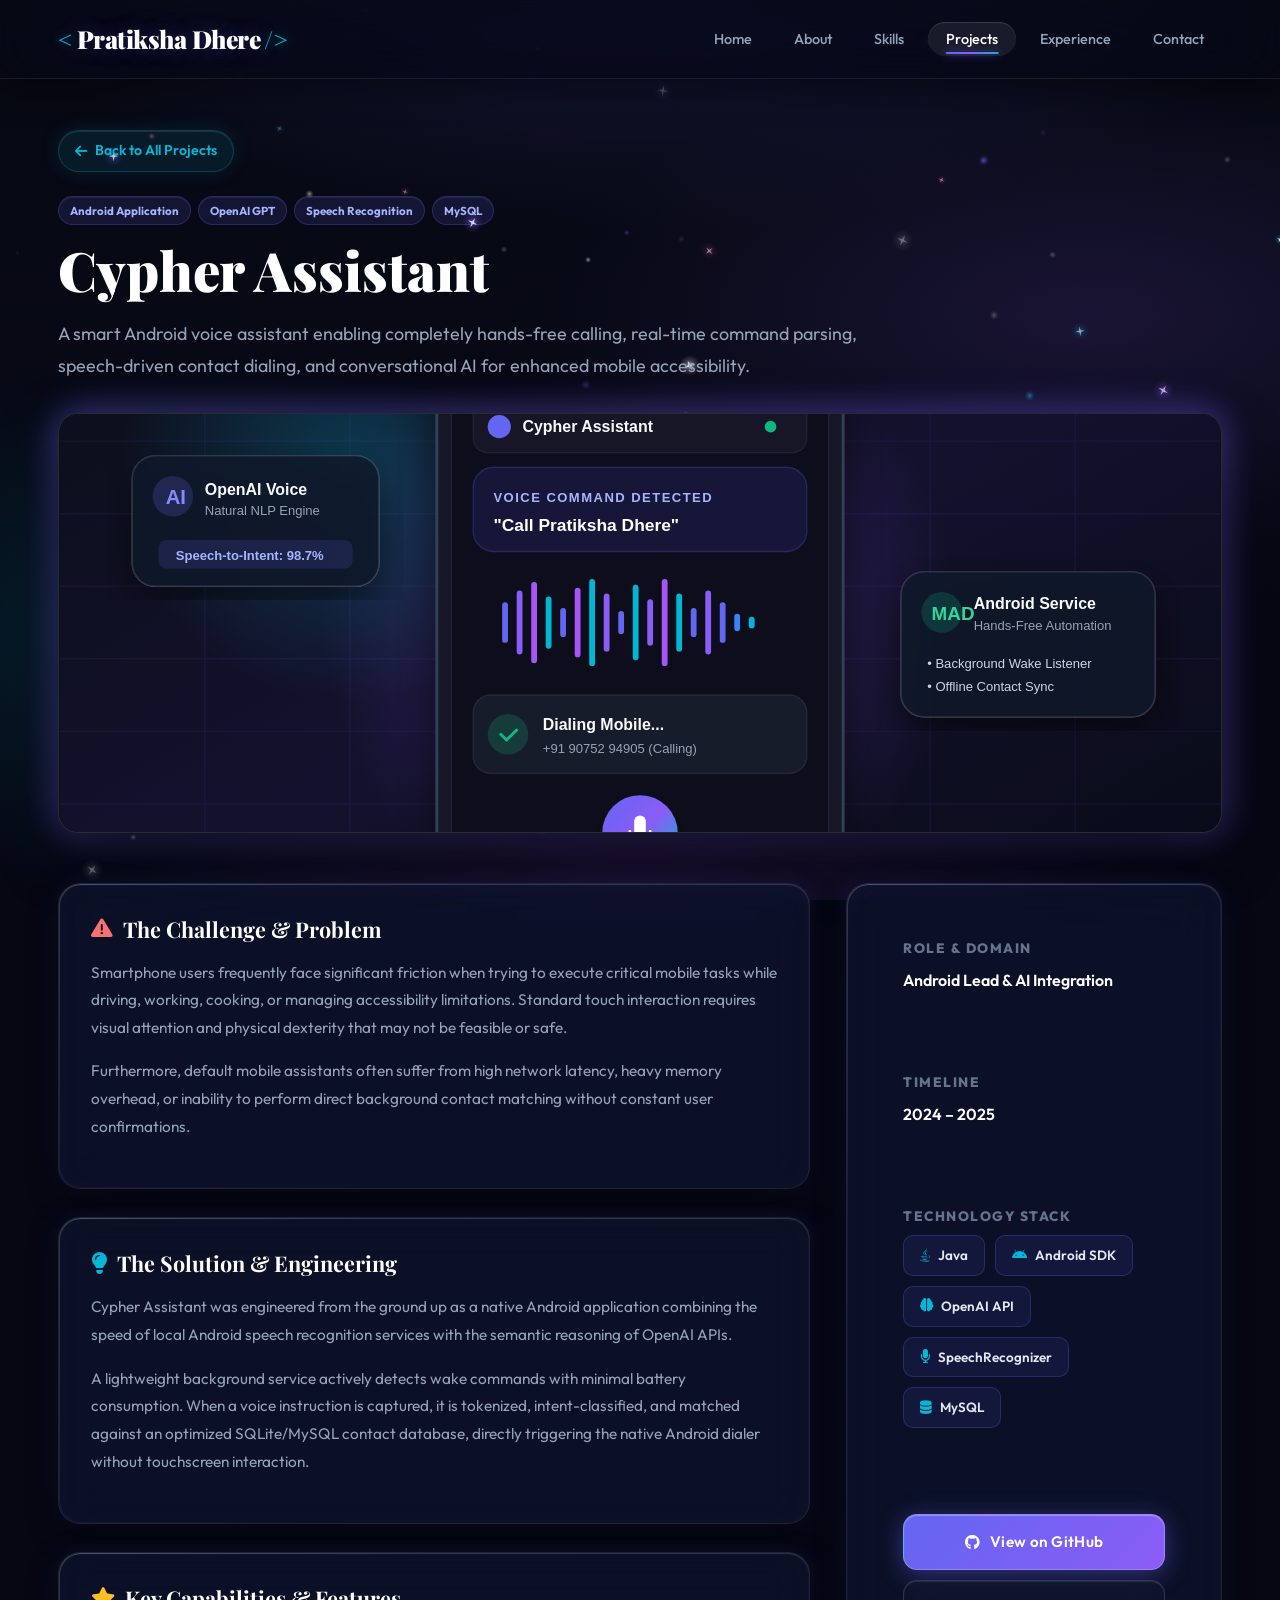
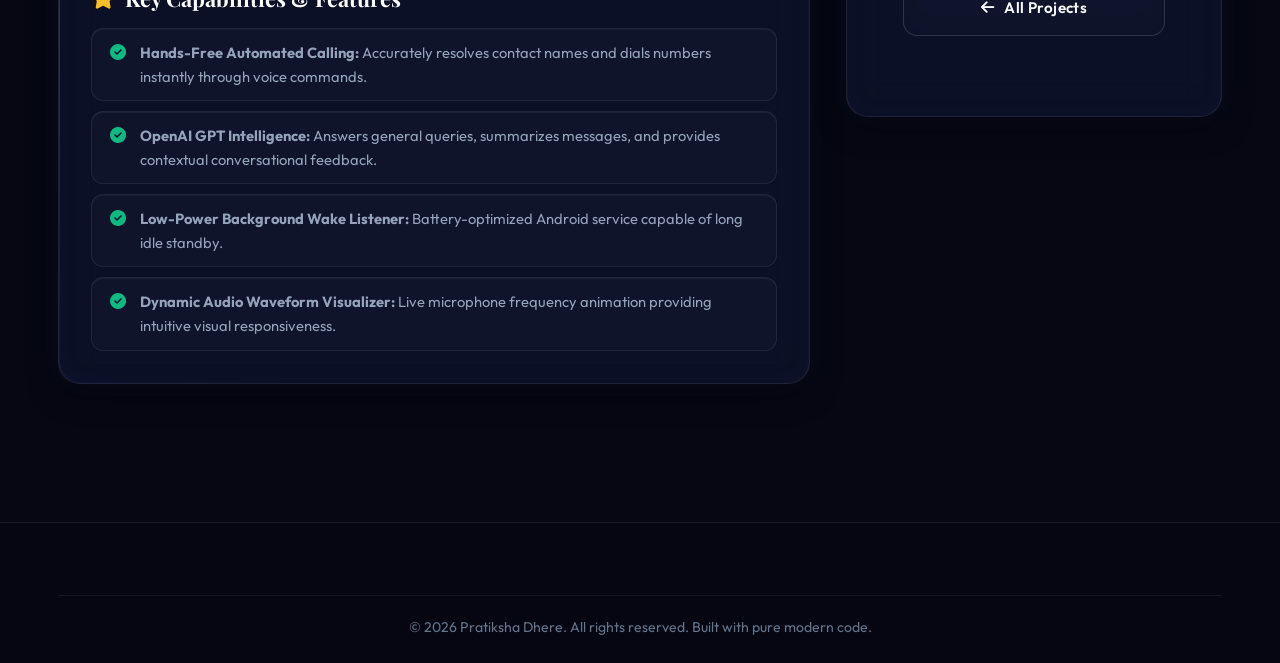
<file: project-ai-assistant.html>
<!DOCTYPE html>
<html lang="en">
<head>
  <meta charset="UTF-8" />
  <meta name="viewport" content="width=device-width, initial-scale=1.0" />
  <meta name="description" content="Cypher Assistant — Android Voice AI Case Study by Pratiksha Dhere" />
  <title>Cypher Assistant — Project Case Study</title>

  <!-- Google Fonts & Font Awesome -->
  <link rel="preconnect" href="https://fonts.googleapis.com" />
  <link rel="preconnect" href="https://fonts.gstatic.com" crossorigin />
  <link href="https://fonts.googleapis.com/css2?family=Playfair+Display:wght@400;700;900&family=Outfit:wght@300;400;500;600;700&display=swap" rel="stylesheet" />
  <link rel="stylesheet" href="https://cdnjs.cloudflare.com/ajax/libs/font-awesome/6.5.0/css/all.min.css" />

  <link rel="stylesheet" href="css/style.css" />
  <style>
    .case-hero {
      padding: 130px 0 40px;
      position: relative;
    }
    .back-nav-bar {
      margin-bottom: 24px;
    }
    .back-btn {
      display: inline-flex;
      align-items: center;
      gap: 8px;
      font-size: 0.88rem;
      font-weight: 600;
      color: var(--accent);
      padding: 8px 16px;
      border-radius: 30px;
      background: rgba(6, 182, 212, 0.1);
      border: 1px solid rgba(6, 182, 212, 0.25);
      transition: all 0.3s var(--ease);
    }
    .back-btn:hover {
      background: var(--accent);
      color: #0b0f19;
      transform: translateX(-4px);
    }
    .case-title {
      font-size: clamp(2.2rem, 5vw, 3.4rem);
      margin-bottom: 16px;
    }
    .case-lead {
      color: var(--text-muted);
      font-size: 1.12rem;
      max-width: 800px;
      line-height: 1.8;
      margin-bottom: 30px;
    }
    .case-banner {
      width: 100%;
      height: 420px;
      border-radius: 20px;
      overflow: hidden;
      margin-bottom: 50px;
      background: #090e17;
      border: 1px solid rgba(255,255,255,0.12);
      box-shadow: var(--shadow-lg), var(--glow-primary);
    }
    .case-banner img {
      width: 100%;
      height: 100%;
      object-fit: cover;
    }
    .case-layout {
      display: grid;
      grid-template-columns: 2fr 1fr;
      gap: 36px;
      margin-bottom: 70px;
    }
    .case-section-card {
      padding: 32px;
      margin-bottom: 28px;
    }
    .case-section-card h3 {
      font-size: 1.35rem;
      margin-bottom: 16px;
      display: flex;
      align-items: center;
      gap: 10px;
    }
    .case-section-card p {
      color: var(--text-muted);
      font-size: 0.96rem;
      line-height: 1.8;
      margin-bottom: 16px;
    }
    .case-sidebar-card {
      padding: 28px;
      position: sticky;
      top: 100px;
    }
    .sidebar-block {
      margin-bottom: 24px;
    }
    .sidebar-block h4 {
      font-size: 0.85rem;
      color: var(--text-dim);
      text-transform: uppercase;
      letter-spacing: 1.5px;
      margin-bottom: 10px;
    }
    @media (max-width: 860px) {
      .case-layout { grid-template-columns: 1fr; }
      .case-banner { height: 240px; }
    }
  </style>
</head>
<body>

  <!-- Navigation -->
  <header class="navbar" id="navbar">
    <div class="nav-inner">
      <a href="index.html" class="nav-logo">
        <span class="logo-sym">&lt;</span>Pratiksha Dhere<span class="logo-sym">/&gt;</span>
      </a>
      <nav>
        <ul class="nav-links">
          <li><a href="index.html#home">Home</a></li>
          <li><a href="index.html#about">About</a></li>
          <li><a href="index.html#skills">Skills</a></li>
          <li><a href="index.html#projects" class="active">Projects</a></li>
          <li><a href="index.html#experience">Experience</a></li>
          <li><a href="index.html#contact">Contact</a></li>
        </ul>
      </nav>
      <label class="hamburger-label" for="menu-toggle" aria-label="Toggle Menu">
        <span></span><span></span><span></span>
      </label>
      <input type="checkbox" id="menu-toggle" class="menu-toggle" />
      <nav class="mobile-nav">
        <ul>
          <li><a href="index.html#home">Home</a></li>
          <li><a href="index.html#projects">Projects</a></li>
          <li><a href="index.html#contact">Contact</a></li>
        </ul>
      </nav>
    </div>
  </header>

  <!-- Project Hero -->
  <main class="case-hero">
    <div class="container">
      
      <div class="back-nav-bar">
        <a href="index.html#projects" class="back-btn">
          <i class="fas fa-arrow-left"></i> Back to All Projects
        </a>
      </div>

      <div class="proj-tags" style="margin-bottom:14px">
        <span class="ptag">Android Application</span>
        <span class="ptag">OpenAI GPT</span>
        <span class="ptag">Speech Recognition</span>
        <span class="ptag">MySQL</span>
      </div>

      <h1 class="case-title font-display">Cypher Assistant</h1>
      <p class="case-lead">
        A smart Android voice assistant enabling completely hands-free calling, real-time command parsing, speech-driven contact dialing, and conversational AI for enhanced mobile accessibility.
      </p>

      <!-- Banner Mockup -->
      <div class="case-banner">
        <img src="assets/images/project-cypher.svg" alt="Cypher Assistant Voice AI Interface" />
      </div>

      <!-- Main Layout -->
      <div class="case-layout">
        
        <!-- Left: In-depth report -->
        <div class="case-main">
          
          <div class="case-section-card glass-card">
            <h3><i class="fas fa-exclamation-triangle" style="color:#f87171"></i> The Challenge &amp; Problem</h3>
            <p>
              Smartphone users frequently face significant friction when trying to execute critical mobile tasks while driving, working, cooking, or managing accessibility limitations. Standard touch interaction requires visual attention and physical dexterity that may not be feasible or safe.
            </p>
            <p>
              Furthermore, default mobile assistants often suffer from high network latency, heavy memory overhead, or inability to perform direct background contact matching without constant user confirmations.
            </p>
          </div>

          <div class="case-section-card glass-card">
            <h3><i class="fas fa-lightbulb" style="color:var(--accent)"></i> The Solution &amp; Engineering</h3>
            <p>
              Cypher Assistant was engineered from the ground up as a native Android application combining the speed of local Android speech recognition services with the semantic reasoning of OpenAI APIs.
            </p>
            <p>
              A lightweight background service actively detects wake commands with minimal battery consumption. When a voice instruction is captured, it is tokenized, intent-classified, and matched against an optimized SQLite/MySQL contact database, directly triggering the native Android dialer without touchscreen interaction.
            </p>
          </div>

          <div class="case-section-card glass-card">
            <h3><i class="fas fa-star" style="color:#fbbf24"></i> Key Capabilities &amp; Features</h3>
            <ul class="modal-features-list">
              <li class="modal-feature-item">
                <i class="fas fa-check-circle"></i>
                <span><strong>Hands-Free Automated Calling:</strong> Accurately resolves contact names and dials numbers instantly through voice commands.</span>
              </li>
              <li class="modal-feature-item">
                <i class="fas fa-check-circle"></i>
                <span><strong>OpenAI GPT Intelligence:</strong> Answers general queries, summarizes messages, and provides contextual conversational feedback.</span>
              </li>
              <li class="modal-feature-item">
                <i class="fas fa-check-circle"></i>
                <span><strong>Low-Power Background Wake Listener:</strong> Battery-optimized Android service capable of long idle standby.</span>
              </li>
              <li class="modal-feature-item">
                <i class="fas fa-check-circle"></i>
                <span><strong>Dynamic Audio Waveform Visualizer:</strong> Live microphone frequency animation providing intuitive visual responsiveness.</span>
              </li>
            </ul>
          </div>

        </div>

        <!-- Right: Sidebar Meta -->
        <aside class="case-sidebar">
          <div class="case-sidebar-card glass-card">
            
            <div class="sidebar-block">
              <h4>Role &amp; Domain</h4>
              <p style="color:#fff;font-weight:600">Android Lead &amp; AI Integration</p>
            </div>

            <div class="sidebar-block">
              <h4>Timeline</h4>
              <p style="color:#fff;font-weight:600">2024 – 2025</p>
            </div>

            <div class="sidebar-block">
              <h4>Technology Stack</h4>
              <div class="modal-tech-grid">
                <span class="modal-tech-pill"><i class="fab fa-java"></i> Java</span>
                <span class="modal-tech-pill"><i class="fab fa-android"></i> Android SDK</span>
                <span class="modal-tech-pill"><i class="fas fa-brain"></i> OpenAI API</span>
                <span class="modal-tech-pill"><i class="fas fa-microphone"></i> SpeechRecognizer</span>
                <span class="modal-tech-pill"><i class="fas fa-database"></i> MySQL</span>
              </div>
            </div>

            <div class="sidebar-block" style="margin-top:30px">
              <a href="https://github.com/pratikshadhere07" target="_blank" rel="noopener noreferrer" class="btn btn-primary btn-full">
                <i class="fab fa-github"></i> View on GitHub
              </a>
              <a href="index.html#projects" class="btn btn-outline btn-full" style="margin-top:10px">
                <i class="fas fa-arrow-left"></i> All Projects
              </a>
            </div>

          </div>
        </aside>

      </div>

    </div>
  </main>

  <!-- Footer -->
  <footer class="footer">
    <div class="container">
      <div class="footer-bottom" style="border-top:1px solid rgba(255,255,255,0.06);padding-top:20px;text-align:center">
        <p>&copy; 2026 Pratiksha Dhere. All rights reserved. Built with pure modern code.</p>
      </div>
    </div>
  </footer>

  <script src="js/script.js"></script>
</body>
</html>
</file>
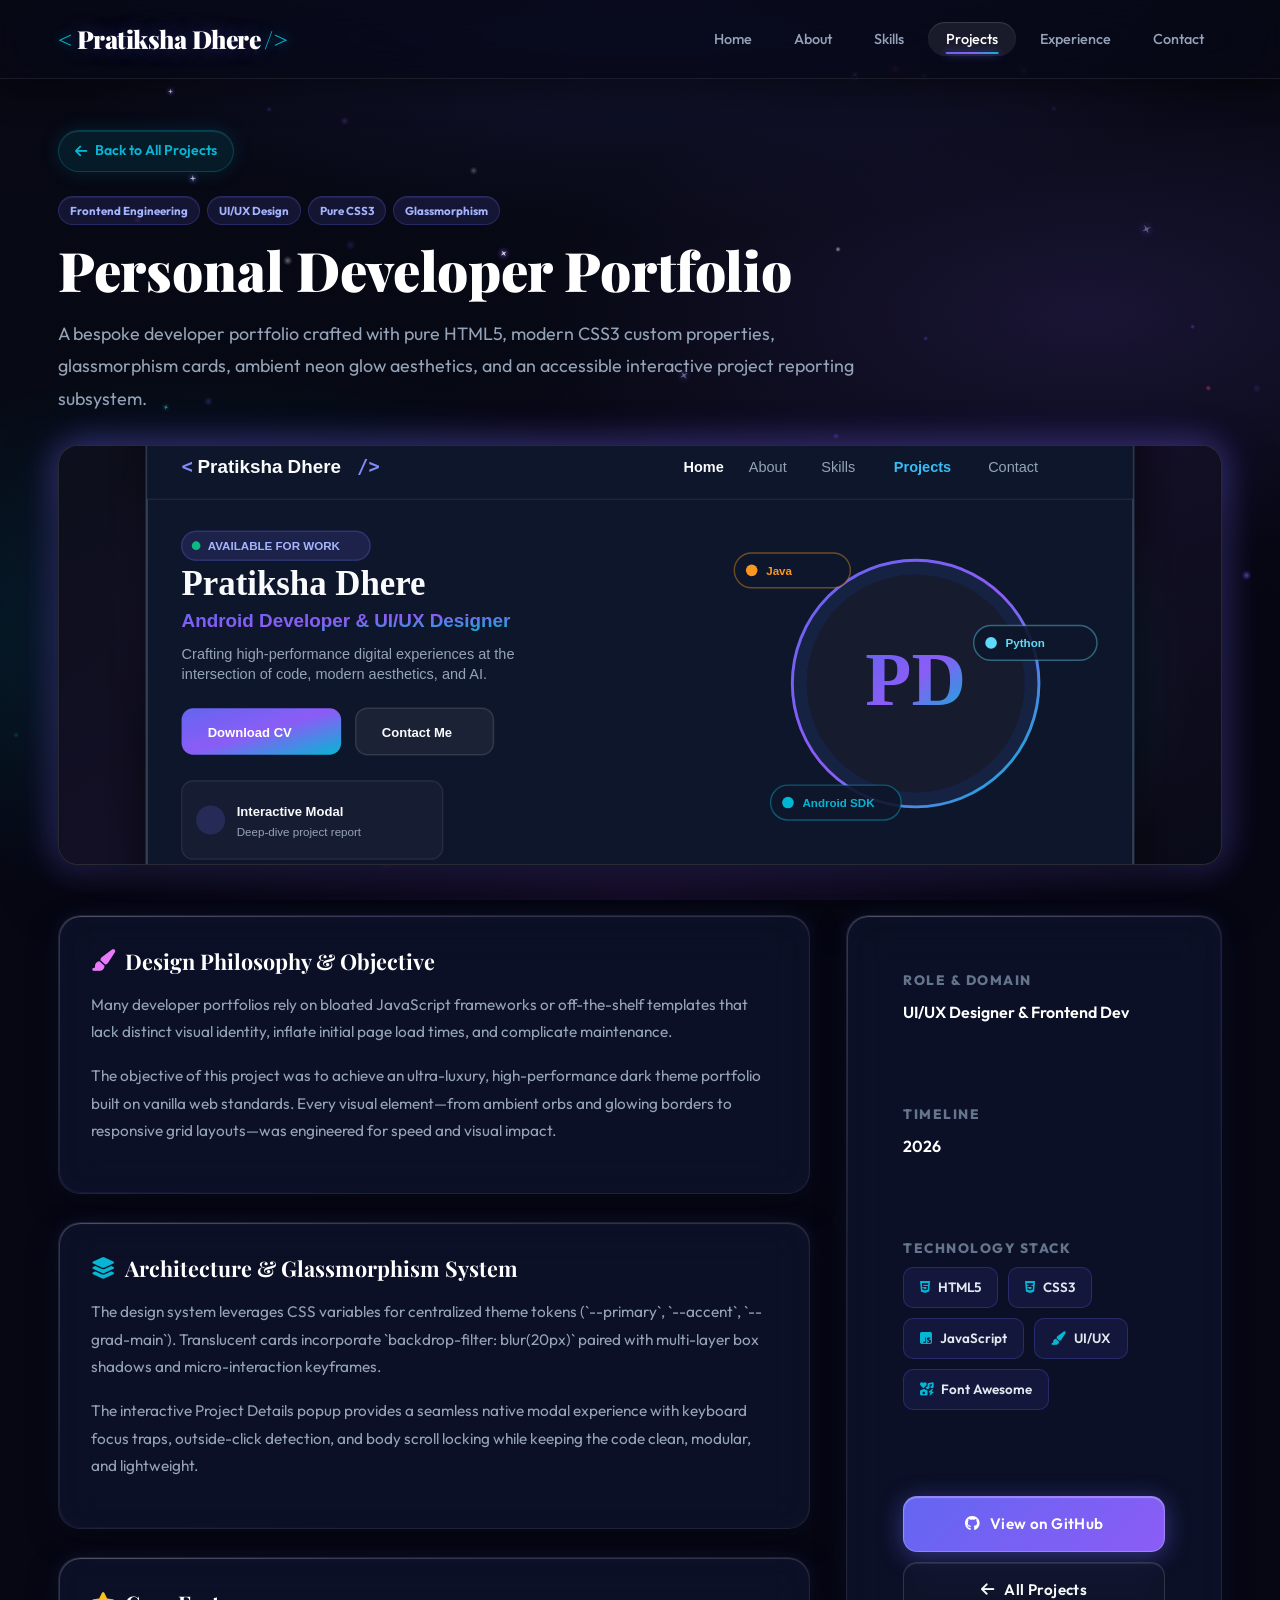
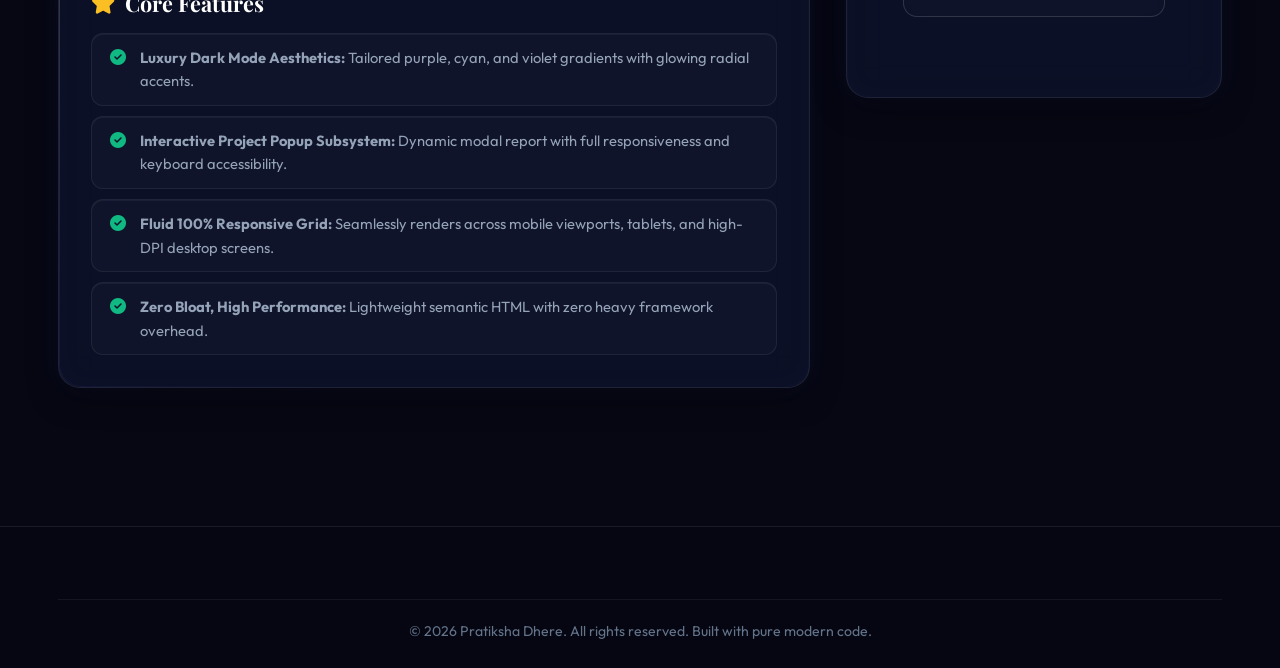
<file: project-portfolio.html>
<!DOCTYPE html>
<html lang="en">
<head>
  <meta charset="UTF-8" />
  <meta name="viewport" content="width=device-width, initial-scale=1.0" />
  <meta name="description" content="Developer Portfolio — UI/UX Design & High Performance Web Architecture Case Study by Pratiksha Dhere" />
  <title>Developer Portfolio — Project Case Study</title>

  <!-- Google Fonts & Font Awesome -->
  <link rel="preconnect" href="https://fonts.googleapis.com" />
  <link rel="preconnect" href="https://fonts.gstatic.com" crossorigin />
  <link href="https://fonts.googleapis.com/css2?family=Playfair+Display:wght@400;700;900&family=Outfit:wght@300;400;500;600;700&display=swap" rel="stylesheet" />
  <link rel="stylesheet" href="https://cdnjs.cloudflare.com/ajax/libs/font-awesome/6.5.0/css/all.min.css" />

  <link rel="stylesheet" href="css/style.css"/>
  <style>
    .case-hero {
      padding: 130px 0 40px;
      position: relative;
    }
    .back-nav-bar {
      margin-bottom: 24px;
    }
    .back-btn {
      display: inline-flex;
      align-items: center;
      gap: 8px;
      font-size: 0.88rem;
      font-weight: 600;
      color: var(--accent);
      padding: 8px 16px;
      border-radius: 30px;
      background: rgba(6, 182, 212, 0.1);
      border: 1px solid rgba(6, 182, 212, 0.25);
      transition: all 0.3s var(--ease);
    }
    .back-btn:hover {
      background: var(--accent);
      color: #0b0f19;
      transform: translateX(-4px);
    }
    .case-title {
      font-size: clamp(2.2rem, 5vw, 3.4rem);
      margin-bottom: 16px;
    }
    .case-lead {
      color: var(--text-muted);
      font-size: 1.12rem;
      max-width: 800px;
      line-height: 1.8;
      margin-bottom: 30px;
    }
    .case-banner {
      width: 100%;
      height: 420px;
      border-radius: 20px;
      overflow: hidden;
      margin-bottom: 50px;
      background: #090e17;
      border: 1px solid rgba(255,255,255,0.12);
      box-shadow: var(--shadow-lg), var(--glow-primary);
    }
    .case-banner img {
      width: 100%;
      height: 100%;
      object-fit: cover;
    }
    .case-layout {
      display: grid;
      grid-template-columns: 2fr 1fr;
      gap: 36px;
      margin-bottom: 70px;
    }
    .case-section-card {
      padding: 32px;
      margin-bottom: 28px;
    }
    .case-section-card h3 {
      font-size: 1.35rem;
      margin-bottom: 16px;
      display: flex;
      align-items: center;
      gap: 10px;
    }
    .case-section-card p {
      color: var(--text-muted);
      font-size: 0.96rem;
      line-height: 1.8;
      margin-bottom: 16px;
    }
    .case-sidebar-card {
      padding: 28px;
      position: sticky;
      top: 100px;
    }
    .sidebar-block {
      margin-bottom: 24px;
    }
    .sidebar-block h4 {
      font-size: 0.85rem;
      color: var(--text-dim);
      text-transform: uppercase;
      letter-spacing: 1.5px;
      margin-bottom: 10px;
    }
    @media (max-width: 860px) {
      .case-layout { grid-template-columns: 1fr; }
      .case-banner { height: 240px; }
    }
  </style>
</head>
<body>

  <!-- Navigation -->
  <header class="navbar" id="navbar">
    <div class="nav-inner">
      <a href="index.html" class="nav-logo">
        <span class="logo-sym">&lt;</span>Pratiksha Dhere<span class="logo-sym">/&gt;</span>
      </a>
      <nav>
        <ul class="nav-links">
          <li><a href="index.html#home">Home</a></li>
          <li><a href="index.html#about">About</a></li>
          <li><a href="index.html#skills">Skills</a></li>
          <li><a href="index.html#projects" class="active">Projects</a></li>
          <li><a href="index.html#experience">Experience</a></li>
          <li><a href="index.html#contact">Contact</a></li>
        </ul>
      </nav>
      <label class="hamburger-label" for="menu-toggle" aria-label="Toggle Menu">
        <span></span><span></span><span></span>
      </label>
      <input type="checkbox" id="menu-toggle" class="menu-toggle" />
      <nav class="mobile-nav">
        <ul>
          <li><a href="index.html#home">Home</a></li>
          <li><a href="index.html#projects">Projects</a></li>
          <li><a href="index.html#contact">Contact</a></li>
        </ul>
      </nav>
    </div>
  </header>

  <!-- Project Hero -->
  <main class="case-hero">
    <div class="container">
      
      <div class="back-nav-bar">
        <a href="index.html#projects" class="back-btn">
          <i class="fas fa-arrow-left"></i> Back to All Projects
        </a>
      </div>

      <div class="proj-tags" style="margin-bottom:14px">
        <span class="ptag">Frontend Engineering</span>
        <span class="ptag">UI/UX Design</span>
        <span class="ptag">Pure CSS3</span>
        <span class="ptag">Glassmorphism</span>
      </div>

      <h1 class="case-title font-display">Personal Developer Portfolio</h1>
      <p class="case-lead">
        A bespoke developer portfolio crafted with pure HTML5, modern CSS3 custom properties, glassmorphism cards, ambient neon glow aesthetics, and an accessible interactive project reporting subsystem.
      </p>

      <!-- Banner Mockup -->
      <div class="case-banner">
        <img src="assets/images/project-portfolio.svg" alt="Developer Portfolio Website Showcase" />
      </div>

      <!-- Main Layout -->
      <div class="case-layout">
        
        <!-- Left: In-depth report -->
        <div class="case-main">
          
          <div class="case-section-card glass-card">
            <h3><i class="fas fa-paint-brush" style="color:#e879f9"></i> Design Philosophy &amp; Objective</h3>
            <p>
              Many developer portfolios rely on bloated JavaScript frameworks or off-the-shelf templates that lack distinct visual identity, inflate initial page load times, and complicate maintenance.
            </p>
            <p>
              The objective of this project was to achieve an ultra-luxury, high-performance dark theme portfolio built on vanilla web standards. Every visual element—from ambient orbs and glowing borders to responsive grid layouts—was engineered for speed and visual impact.
            </p>
          </div>

          <div class="case-section-card glass-card">
            <h3><i class="fas fa-layer-group" style="color:var(--accent)"></i> Architecture &amp; Glassmorphism System</h3>
            <p>
              The design system leverages CSS variables for centralized theme tokens (`--primary`, `--accent`, `--grad-main`). Translucent cards incorporate `backdrop-filter: blur(20px)` paired with multi-layer box shadows and micro-interaction keyframes.
            </p>
            <p>
              The interactive Project Details popup provides a seamless native modal experience with keyboard focus traps, outside-click detection, and body scroll locking while keeping the code clean, modular, and lightweight.
            </p>
          </div>

          <div class="case-section-card glass-card">
            <h3><i class="fas fa-star" style="color:#fbbf24"></i> Core Features</h3>
            <ul class="modal-features-list">
              <li class="modal-feature-item">
                <i class="fas fa-check-circle"></i>
                <span><strong>Luxury Dark Mode Aesthetics:</strong> Tailored purple, cyan, and violet gradients with glowing radial accents.</span>
              </li>
              <li class="modal-feature-item">
                <i class="fas fa-check-circle"></i>
                <span><strong>Interactive Project Popup Subsystem:</strong> Dynamic modal report with full responsiveness and keyboard accessibility.</span>
              </li>
              <li class="modal-feature-item">
                <i class="fas fa-check-circle"></i>
                <span><strong>Fluid 100% Responsive Grid:</strong> Seamlessly renders across mobile viewports, tablets, and high-DPI desktop screens.</span>
              </li>
              <li class="modal-feature-item">
                <i class="fas fa-check-circle"></i>
                <span><strong>Zero Bloat, High Performance:</strong> Lightweight semantic HTML with zero heavy framework overhead.</span>
              </li>
            </ul>
          </div>

        </div>

        <!-- Right: Sidebar Meta -->
        <aside class="case-sidebar">
          <div class="case-sidebar-card glass-card">
            
            <div class="sidebar-block">
              <h4>Role &amp; Domain</h4>
              <p style="color:#fff;font-weight:600">UI/UX Designer &amp; Frontend Dev</p>
            </div>

            <div class="sidebar-block">
              <h4>Timeline</h4>
              <p style="color:#fff;font-weight:600">2026</p>
            </div>

            <div class="sidebar-block">
              <h4>Technology Stack</h4>
              <div class="modal-tech-grid">
                <span class="modal-tech-pill"><i class="fab fa-html5"></i> HTML5</span>
                <span class="modal-tech-pill"><i class="fab fa-css3-alt"></i> CSS3</span>
                <span class="modal-tech-pill"><i class="fab fa-js-square"></i> JavaScript</span>
                <span class="modal-tech-pill"><i class="fas fa-paint-brush"></i> UI/UX</span>
                <span class="modal-tech-pill"><i class="fas fa-icons"></i> Font Awesome</span>
              </div>
            </div>

            <div class="sidebar-block" style="margin-top:30px">
              <a href="https://github.com/pratikshadhere07" target="_blank" rel="noopener noreferrer" class="btn btn-primary btn-full">
                <i class="fab fa-github"></i> View on GitHub
              </a>
              <a href="index.html#projects" class="btn btn-outline btn-full" style="margin-top:10px">
                <i class="fas fa-arrow-left"></i> All Projects
              </a>
            </div>

          </div>
        </aside>

      </div>

    </div>
  </main>

  <!-- Footer -->
  <footer class="footer">
    <div class="container">
      <div class="footer-bottom" style="border-top:1px solid rgba(255,255,255,0.06);padding-top:20px;text-align:center">
        <p>&copy; 2026 Pratiksha Dhere. All rights reserved. Built with pure modern code.</p>
      </div>
    </div>
  </footer>

  <script src="js/script.js"></script>
</body>
</html>
</file>
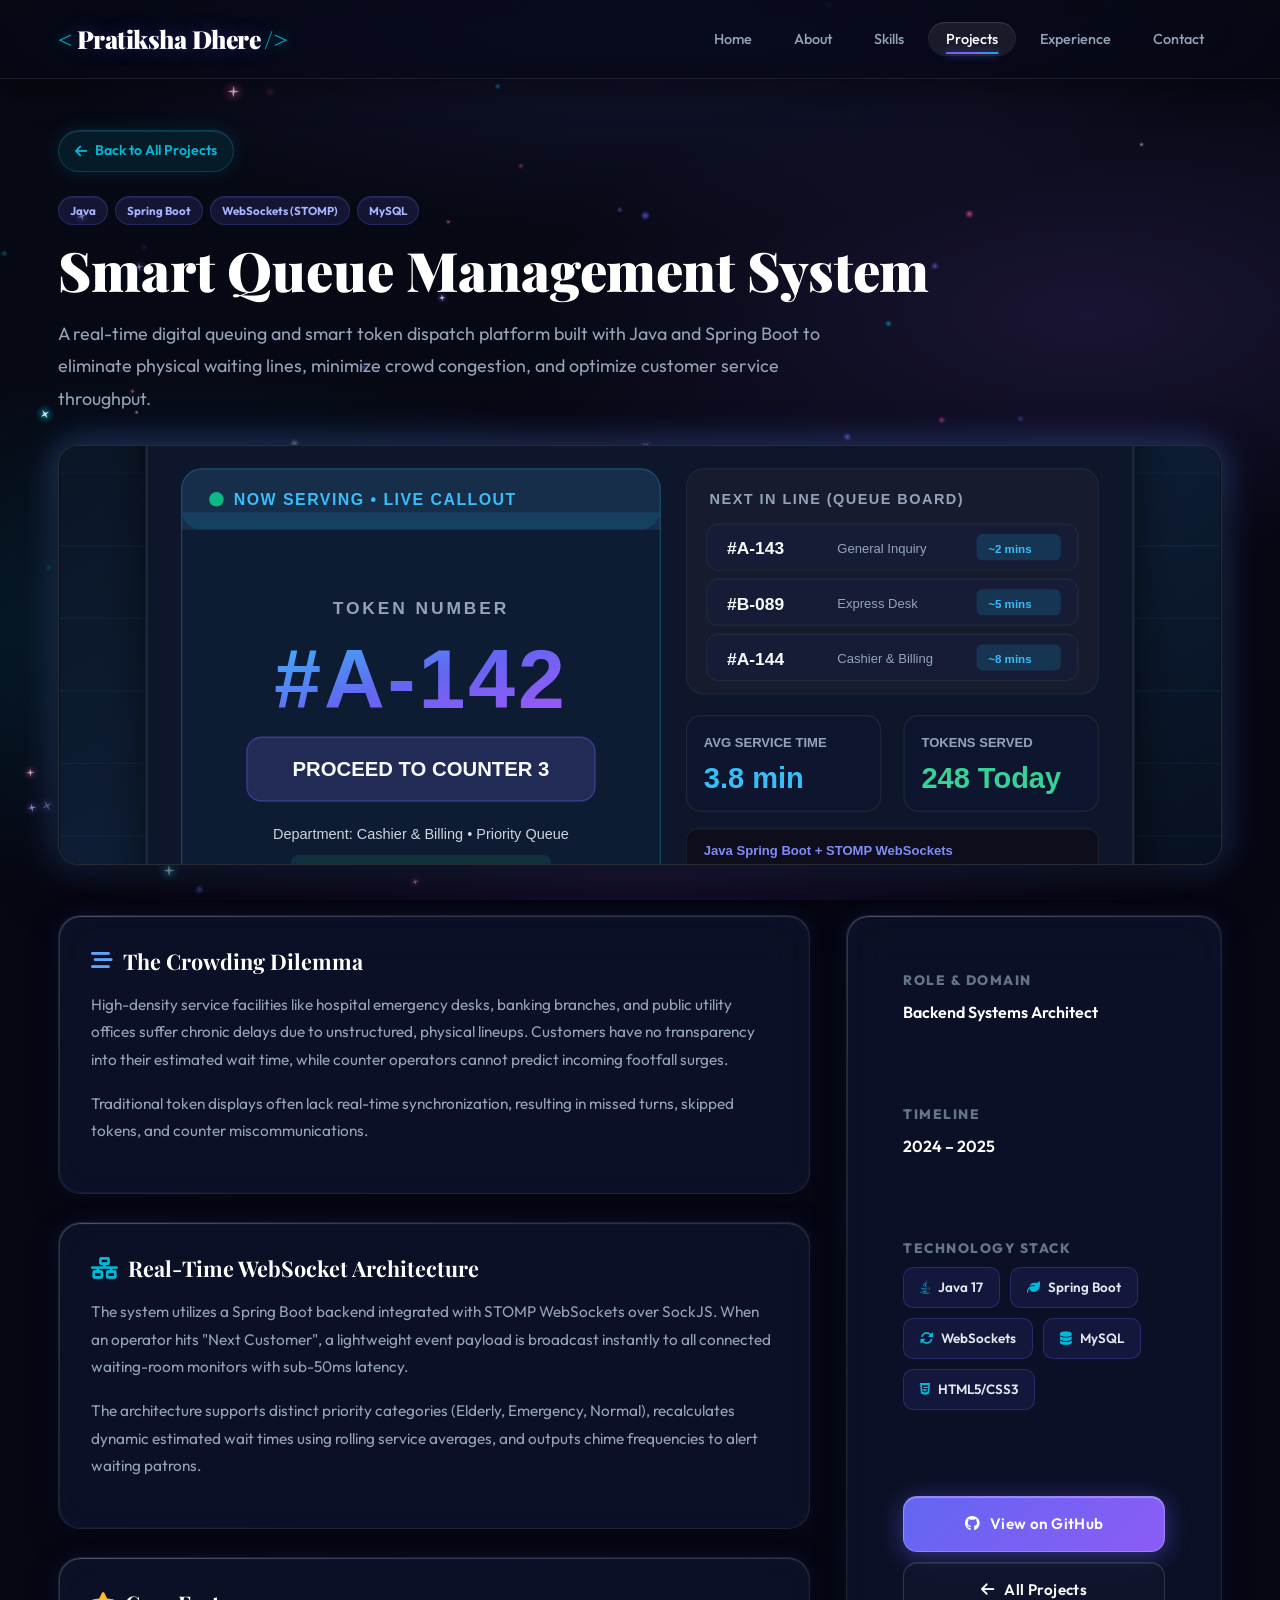
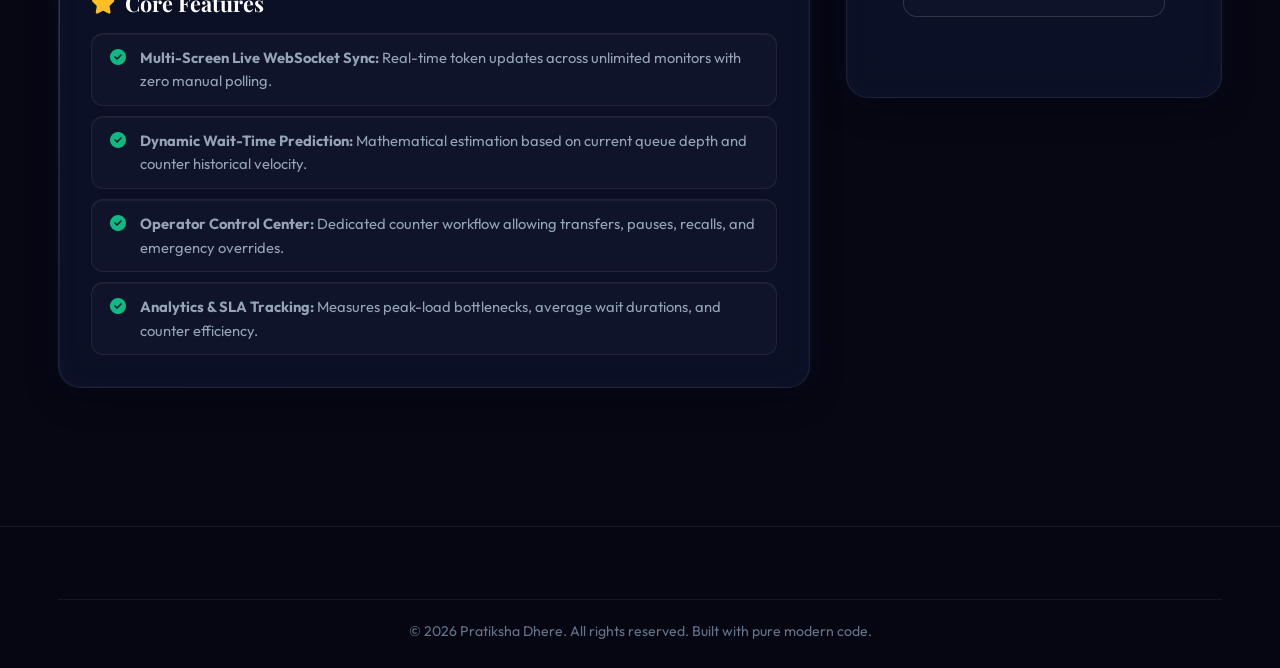
<file: project-queue-management.html>
<!DOCTYPE html>
<html lang="en">
<head>
  <meta charset="UTF-8" />
  <meta name="viewport" content="width=device-width, initial-scale=1.0" />
  <meta name="description" content="Smart Queue Management System — Real-Time Distributed Architecture Case Study by Pratiksha Dhere" />
  <title>Smart Queue System — Project Case Study</title>

  <!-- Google Fonts & Font Awesome -->
  <link rel="preconnect" href="https://fonts.googleapis.com" />
  <link rel="preconnect" href="https://fonts.gstatic.com" crossorigin />
  <link href="https://fonts.googleapis.com/css2?family=Playfair+Display:wght@400;700;900&family=Outfit:wght@300;400;500;600;700&display=swap" rel="stylesheet" />
  <link rel="stylesheet" href="https://cdnjs.cloudflare.com/ajax/libs/font-awesome/6.5.0/css/all.min.css" />

  <link rel="stylesheet" href="css/style.css" />
  <style>
    .case-hero {
      padding: 130px 0 40px;
      position: relative;
    }
    .back-nav-bar {
      margin-bottom: 24px;
    }
    .back-btn {
      display: inline-flex;
      align-items: center;
      gap: 8px;
      font-size: 0.88rem;
      font-weight: 600;
      color: var(--accent);
      padding: 8px 16px;
      border-radius: 30px;
      background: rgba(6, 182, 212, 0.1);
      border: 1px solid rgba(6, 182, 212, 0.25);
      transition: all 0.3s var(--ease);
    }
    .back-btn:hover {
      background: var(--accent);
      color: #0b0f19;
      transform: translateX(-4px);
    }
    .case-title {
      font-size: clamp(2.2rem, 5vw, 3.4rem);
      margin-bottom: 16px;
    }
    .case-lead {
      color: var(--text-muted);
      font-size: 1.12rem;
      max-width: 800px;
      line-height: 1.8;
      margin-bottom: 30px;
    }
    .case-banner {
      width: 100%;
      height: 420px;
      border-radius: 20px;
      overflow: hidden;
      margin-bottom: 50px;
      background: #090e17;
      border: 1px solid rgba(255,255,255,0.12);
      box-shadow: var(--shadow-lg), 0 0 35px rgba(56, 189, 248, 0.25);
    }
    .case-banner img {
      width: 100%;
      height: 100%;
      object-fit: cover;
    }
    .case-layout {
      display: grid;
      grid-template-columns: 2fr 1fr;
      gap: 36px;
      margin-bottom: 70px;
    }
    .case-section-card {
      padding: 32px;
      margin-bottom: 28px;
    }
    .case-section-card h3 {
      font-size: 1.35rem;
      margin-bottom: 16px;
      display: flex;
      align-items: center;
      gap: 10px;
    }
    .case-section-card p {
      color: var(--text-muted);
      font-size: 0.96rem;
      line-height: 1.8;
      margin-bottom: 16px;
    }
    .case-sidebar-card {
      padding: 28px;
      position: sticky;
      top: 100px;
    }
    .sidebar-block {
      margin-bottom: 24px;
    }
    .sidebar-block h4 {
      font-size: 0.85rem;
      color: var(--text-dim);
      text-transform: uppercase;
      letter-spacing: 1.5px;
      margin-bottom: 10px;
    }
    @media (max-width: 860px) {
      .case-layout { grid-template-columns: 1fr; }
      .case-banner { height: 240px; }
    }
  </style>
</head>
<body>

  <!-- Navigation -->
  <header class="navbar" id="navbar">
    <div class="nav-inner">
      <a href="index.html" class="nav-logo">
        <span class="logo-sym">&lt;</span>Pratiksha Dhere<span class="logo-sym">/&gt;</span>
      </a>
      <nav>
        <ul class="nav-links">
          <li><a href="index.html#home">Home</a></li>
          <li><a href="index.html#about">About</a></li>
          <li><a href="index.html#skills">Skills</a></li>
          <li><a href="index.html#projects" class="active">Projects</a></li>
          <li><a href="index.html#experience">Experience</a></li>
          <li><a href="index.html#contact">Contact</a></li>
        </ul>
      </nav>
      <label class="hamburger-label" for="menu-toggle" aria-label="Toggle Menu">
        <span></span><span></span><span></span>
      </label>
      <input type="checkbox" id="menu-toggle" class="menu-toggle" />
      <nav class="mobile-nav">
        <ul>
          <li><a href="index.html#home">Home</a></li>
          <li><a href="index.html#projects">Projects</a></li>
          <li><a href="index.html#contact">Contact</a></li>
        </ul>
      </nav>
    </div>
  </header>

  <!-- Project Hero -->
  <main class="case-hero">
    <div class="container">
      
      <div class="back-nav-bar">
        <a href="index.html#projects" class="back-btn">
          <i class="fas fa-arrow-left"></i> Back to All Projects
        </a>
      </div>

      <div class="proj-tags" style="margin-bottom:14px">
        <span class="ptag">Java</span>
        <span class="ptag">Spring Boot</span>
        <span class="ptag">WebSockets (STOMP)</span>
        <span class="ptag">MySQL</span>
      </div>

      <h1 class="case-title font-display">Smart Queue Management System</h1>
      <p class="case-lead">
        A real-time digital queuing and smart token dispatch platform built with Java and Spring Boot to eliminate physical waiting lines, minimize crowd congestion, and optimize customer service throughput.
      </p>

      <!-- Banner Mockup -->
      <div class="case-banner">
        <img src="assets/images/project-smart-queue.svg" alt="Smart Queue Management System UI" />
      </div>

      <!-- Main Layout -->
      <div class="case-layout">
        
        <!-- Left: In-depth report -->
        <div class="case-main">
          
          <div class="case-section-card glass-card">
            <h3><i class="fas fa-stream" style="color:#60a5fa"></i> The Crowding Dilemma</h3>
            <p>
              High-density service facilities like hospital emergency desks, banking branches, and public utility offices suffer chronic delays due to unstructured, physical lineups. Customers have no transparency into their estimated wait time, while counter operators cannot predict incoming footfall surges.
            </p>
            <p>
              Traditional token displays often lack real-time synchronization, resulting in missed turns, skipped tokens, and counter miscommunications.
            </p>
          </div>

          <div class="case-section-card glass-card">
            <h3><i class="fas fa-network-wired" style="color:var(--accent)"></i> Real-Time WebSocket Architecture</h3>
            <p>
              The system utilizes a Spring Boot backend integrated with STOMP WebSockets over SockJS. When an operator hits "Next Customer", a lightweight event payload is broadcast instantly to all connected waiting-room monitors with sub-50ms latency.
            </p>
            <p>
              The architecture supports distinct priority categories (Elderly, Emergency, Normal), recalculates dynamic estimated wait times using rolling service averages, and outputs chime frequencies to alert waiting patrons.
            </p>
          </div>

          <div class="case-section-card glass-card">
            <h3><i class="fas fa-star" style="color:#fbbf24"></i> Core Features</h3>
            <ul class="modal-features-list">
              <li class="modal-feature-item">
                <i class="fas fa-check-circle"></i>
                <span><strong>Multi-Screen Live WebSocket Sync:</strong> Real-time token updates across unlimited monitors with zero manual polling.</span>
              </li>
              <li class="modal-feature-item">
                <i class="fas fa-check-circle"></i>
                <span><strong>Dynamic Wait-Time Prediction:</strong> Mathematical estimation based on current queue depth and counter historical velocity.</span>
              </li>
              <li class="modal-feature-item">
                <i class="fas fa-check-circle"></i>
                <span><strong>Operator Control Center:</strong> Dedicated counter workflow allowing transfers, pauses, recalls, and emergency overrides.</span>
              </li>
              <li class="modal-feature-item">
                <i class="fas fa-check-circle"></i>
                <span><strong>Analytics &amp; SLA Tracking:</strong> Measures peak-load bottlenecks, average wait durations, and counter efficiency.</span>
              </li>
            </ul>
          </div>

        </div>

        <!-- Right: Sidebar Meta -->
        <aside class="case-sidebar">
          <div class="case-sidebar-card glass-card">
            
            <div class="sidebar-block">
              <h4>Role &amp; Domain</h4>
              <p style="color:#fff;font-weight:600">Backend Systems Architect</p>
            </div>

            <div class="sidebar-block">
              <h4>Timeline</h4>
              <p style="color:#fff;font-weight:600">2024 – 2025</p>
            </div>

            <div class="sidebar-block">
              <h4>Technology Stack</h4>
              <div class="modal-tech-grid">
                <span class="modal-tech-pill"><i class="fab fa-java"></i> Java 17</span>
                <span class="modal-tech-pill"><i class="fas fa-leaf"></i> Spring Boot</span>
                <span class="modal-tech-pill"><i class="fas fa-sync-alt"></i> WebSockets</span>
                <span class="modal-tech-pill"><i class="fas fa-database"></i> MySQL</span>
                <span class="modal-tech-pill"><i class="fab fa-html5"></i> HTML5/CSS3</span>
              </div>
            </div>

            <div class="sidebar-block" style="margin-top:30px">
              <a href="https://github.com/pratikshadhere07" target="_blank" rel="noopener noreferrer" class="btn btn-primary btn-full">
                <i class="fab fa-github"></i> View on GitHub
              </a>
              <a href="index.html#projects" class="btn btn-outline btn-full" style="margin-top:10px">
                <i class="fas fa-arrow-left"></i> All Projects
              </a>
            </div>

          </div>
        </aside>

      </div>

    </div>
  </main>

  <!-- Footer -->
  <footer class="footer">
    <div class="container">
      <div class="footer-bottom" style="border-top:1px solid rgba(255,255,255,0.06);padding-top:20px;text-align:center">
        <p>&copy; 2026 Pratiksha Dhere. All rights reserved. Built with pure modern code.</p>
      </div>
    </div>
  </footer>

  <script src="js/script.js"></script>
</body>
</html>
</file>
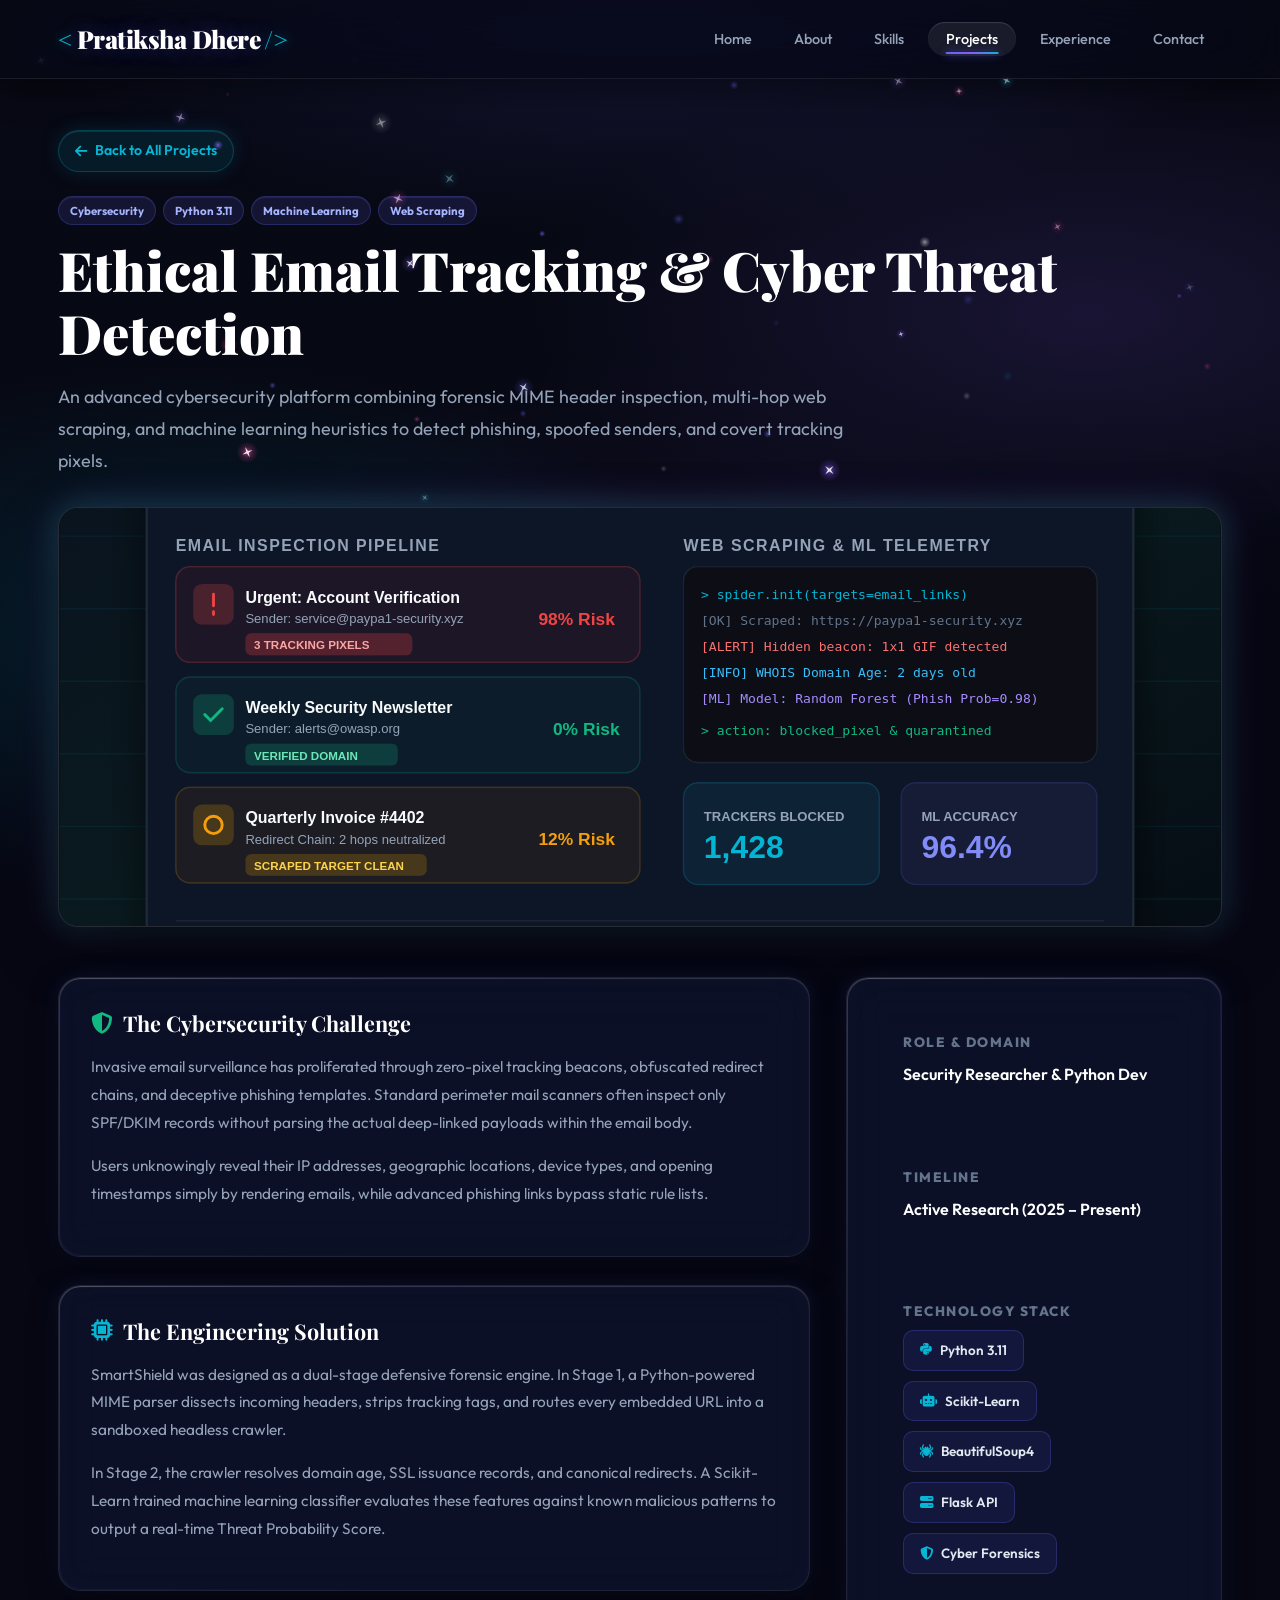
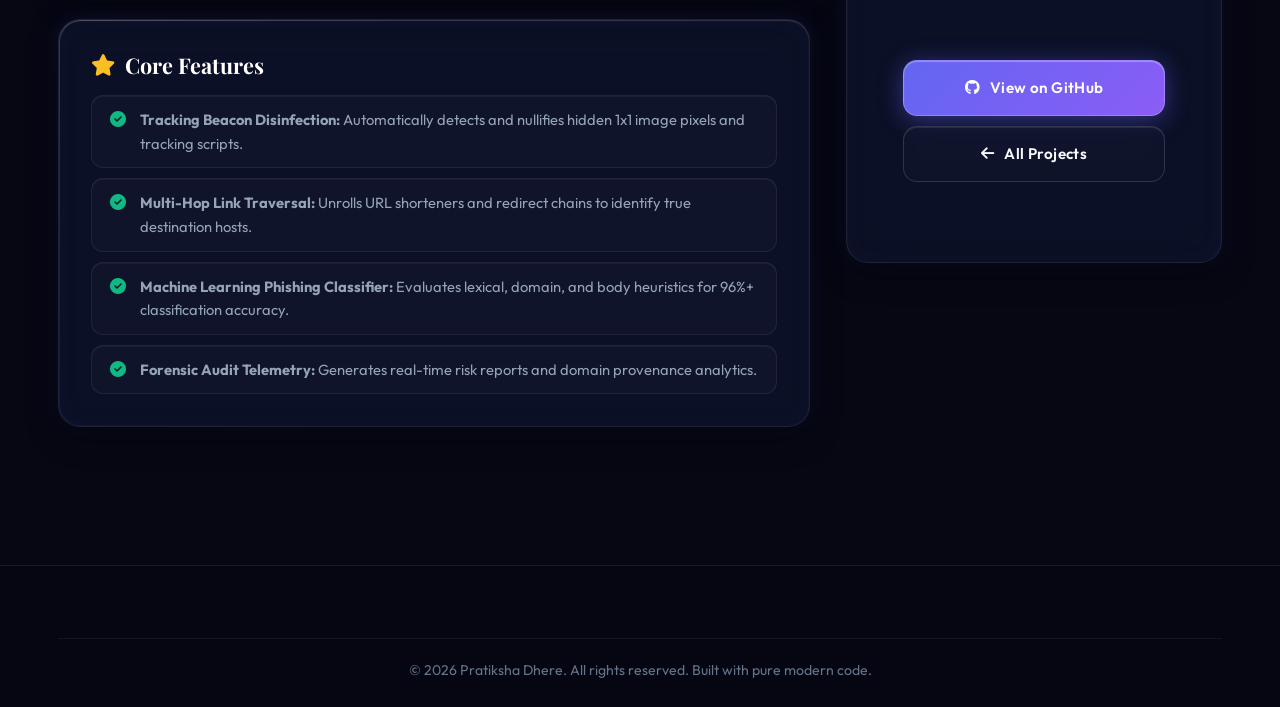
<file: project-smartshield.html>
<!DOCTYPE html>
<html lang="en">
<head>
  <meta charset="UTF-8" />
  <meta name="viewport" content="width=device-width, initial-scale=1.0" />
  <meta name="description" content="Ethical Email Tracking & Cyber Security — Threat Intelligence Case Study by Pratiksha Dhere" />
  <title>SmartShield Email Security — Project Case Study</title>

  <!-- Google Fonts & Font Awesome -->
  <link rel="preconnect" href="https://fonts.googleapis.com" />
  <link rel="preconnect" href="https://fonts.gstatic.com" crossorigin />
  <link href="https://fonts.googleapis.com/css2?family=Playfair+Display:wght@400;700;900&family=Outfit:wght@300;400;500;600;700&display=swap" rel="stylesheet" />
  <link rel="stylesheet" href="https://cdnjs.cloudflare.com/ajax/libs/font-awesome/6.5.0/css/all.min.css" />

  <link rel="stylesheet" href="css/style.css" />
  <style>
    .case-hero {
      padding: 130px 0 40px;
      position: relative;
    }
    .back-nav-bar {
      margin-bottom: 24px;
    }
    .back-btn {
      display: inline-flex;
      align-items: center;
      gap: 8px;
      font-size: 0.88rem;
      font-weight: 600;
      color: var(--accent);
      padding: 8px 16px;
      border-radius: 30px;
      background: rgba(6, 182, 212, 0.1);
      border: 1px solid rgba(6, 182, 212, 0.25);
      transition: all 0.3s var(--ease);
    }
    .back-btn:hover {
      background: var(--accent);
      color: #0b0f19;
      transform: translateX(-4px);
    }
    .case-title {
      font-size: clamp(2.2rem, 5vw, 3.4rem);
      margin-bottom: 16px;
    }
    .case-lead {
      color: var(--text-muted);
      font-size: 1.12rem;
      max-width: 800px;
      line-height: 1.8;
      margin-bottom: 30px;
    }
    .case-banner {
      width: 100%;
      height: 420px;
      border-radius: 20px;
      overflow: hidden;
      margin-bottom: 50px;
      background: #090e17;
      border: 1px solid rgba(255,255,255,0.12);
      box-shadow: var(--shadow-lg), 0 0 30px rgba(16, 185, 129, 0.25);
    }
    .case-banner img {
      width: 100%;
      height: 100%;
      object-fit: cover;
    }
    .case-layout {
      display: grid;
      grid-template-columns: 2fr 1fr;
      gap: 36px;
      margin-bottom: 70px;
    }
    .case-section-card {
      padding: 32px;
      margin-bottom: 28px;
    }
    .case-section-card h3 {
      font-size: 1.35rem;
      margin-bottom: 16px;
      display: flex;
      align-items: center;
      gap: 10px;
    }
    .case-section-card p {
      color: var(--text-muted);
      font-size: 0.96rem;
      line-height: 1.8;
      margin-bottom: 16px;
    }
    .case-sidebar-card {
      padding: 28px;
      position: sticky;
      top: 100px;
    }
    .sidebar-block {
      margin-bottom: 24px;
    }
    .sidebar-block h4 {
      font-size: 0.85rem;
      color: var(--text-dim);
      text-transform: uppercase;
      letter-spacing: 1.5px;
      margin-bottom: 10px;
    }
    @media (max-width: 860px) {
      .case-layout { grid-template-columns: 1fr; }
      .case-banner { height: 240px; }
    }
  </style>
</head>
<body>

  <!-- Navigation -->
  <header class="navbar" id="navbar">
    <div class="nav-inner">
      <a href="index.html" class="nav-logo">
        <span class="logo-sym">&lt;</span>Pratiksha Dhere<span class="logo-sym">/&gt;</span>
      </a>
      <nav>
        <ul class="nav-links">
          <li><a href="index.html#home">Home</a></li>
          <li><a href="index.html#about">About</a></li>
          <li><a href="index.html#skills">Skills</a></li>
          <li><a href="index.html#projects" class="active">Projects</a></li>
          <li><a href="index.html#experience">Experience</a></li>
          <li><a href="index.html#contact">Contact</a></li>
        </ul>
      </nav>
      <label class="hamburger-label" for="menu-toggle" aria-label="Toggle Menu">
        <span></span><span></span><span></span>
      </label>
      <input type="checkbox" id="menu-toggle" class="menu-toggle" />
      <nav class="mobile-nav">
        <ul>
          <li><a href="index.html#home">Home</a></li>
          <li><a href="index.html#projects">Projects</a></li>
          <li><a href="index.html#contact">Contact</a></li>
        </ul>
      </nav>
    </div>
  </header>

  <!-- Project Hero -->
  <main class="case-hero">
    <div class="container">
      
      <div class="back-nav-bar">
        <a href="index.html#projects" class="back-btn">
          <i class="fas fa-arrow-left"></i> Back to All Projects
        </a>
      </div>

      <div class="proj-tags" style="margin-bottom:14px">
        <span class="ptag">Cybersecurity</span>
        <span class="ptag">Python 3.11</span>
        <span class="ptag">Machine Learning</span>
        <span class="ptag">Web Scraping</span>
      </div>

      <h1 class="case-title font-display">Ethical Email Tracking &amp; Cyber Threat Detection</h1>
      <p class="case-lead">
        An advanced cybersecurity platform combining forensic MIME header inspection, multi-hop web scraping, and machine learning heuristics to detect phishing, spoofed senders, and covert tracking pixels.
      </p>

      <!-- Banner Mockup -->
      <div class="case-banner">
        <img src="assets/images/project-email-tracker.svg" alt="Ethical Email Tracking and Cyber Security System" />
      </div>

      <!-- Main Layout -->
      <div class="case-layout">
        
        <!-- Left: In-depth report -->
        <div class="case-main">
          
          <div class="case-section-card glass-card">
            <h3><i class="fas fa-shield-alt" style="color:#10b981"></i> The Cybersecurity Challenge</h3>
            <p>
              Invasive email surveillance has proliferated through zero-pixel tracking beacons, obfuscated redirect chains, and deceptive phishing templates. Standard perimeter mail scanners often inspect only SPF/DKIM records without parsing the actual deep-linked payloads within the email body.
            </p>
            <p>
              Users unknowingly reveal their IP addresses, geographic locations, device types, and opening timestamps simply by rendering emails, while advanced phishing links bypass static rule lists.
            </p>
          </div>

          <div class="case-section-card glass-card">
            <h3><i class="fas fa-microchip" style="color:var(--accent)"></i> The Engineering Solution</h3>
            <p>
              SmartShield was designed as a dual-stage defensive forensic engine. In Stage 1, a Python-powered MIME parser dissects incoming headers, strips tracking tags, and routes every embedded URL into a sandboxed headless crawler.
            </p>
            <p>
              In Stage 2, the crawler resolves domain age, SSL issuance records, and canonical redirects. A Scikit-Learn trained machine learning classifier evaluates these features against known malicious patterns to output a real-time Threat Probability Score.
            </p>
          </div>

          <div class="case-section-card glass-card">
            <h3><i class="fas fa-star" style="color:#fbbf24"></i> Core Features</h3>
            <ul class="modal-features-list">
              <li class="modal-feature-item">
                <i class="fas fa-check-circle"></i>
                <span><strong>Tracking Beacon Disinfection:</strong> Automatically detects and nullifies hidden 1x1 image pixels and tracking scripts.</span>
              </li>
              <li class="modal-feature-item">
                <i class="fas fa-check-circle"></i>
                <span><strong>Multi-Hop Link Traversal:</strong> Unrolls URL shorteners and redirect chains to identify true destination hosts.</span>
              </li>
              <li class="modal-feature-item">
                <i class="fas fa-check-circle"></i>
                <span><strong>Machine Learning Phishing Classifier:</strong> Evaluates lexical, domain, and body heuristics for 96%+ classification accuracy.</span>
              </li>
              <li class="modal-feature-item">
                <i class="fas fa-check-circle"></i>
                <span><strong>Forensic Audit Telemetry:</strong> Generates real-time risk reports and domain provenance analytics.</span>
              </li>
            </ul>
          </div>

        </div>

        <!-- Right: Sidebar Meta -->
        <aside class="case-sidebar">
          <div class="case-sidebar-card glass-card">
            
            <div class="sidebar-block">
              <h4>Role &amp; Domain</h4>
              <p style="color:#fff;font-weight:600">Security Researcher &amp; Python Dev</p>
            </div>

            <div class="sidebar-block">
              <h4>Timeline</h4>
              <p style="color:#fff;font-weight:600">Active Research (2025 – Present)</p>
            </div>

            <div class="sidebar-block">
              <h4>Technology Stack</h4>
              <div class="modal-tech-grid">
                <span class="modal-tech-pill"><i class="fab fa-python"></i> Python 3.11</span>
                <span class="modal-tech-pill"><i class="fas fa-robot"></i> Scikit-Learn</span>
                <span class="modal-tech-pill"><i class="fas fa-spider"></i> BeautifulSoup4</span>
                <span class="modal-tech-pill"><i class="fas fa-server"></i> Flask API</span>
                <span class="modal-tech-pill"><i class="fas fa-shield-alt"></i> Cyber Forensics</span>
              </div>
            </div>

            <div class="sidebar-block" style="margin-top:30px">
              <a href="https://github.com/pratikshadhere07" target="_blank" rel="noopener noreferrer" class="btn btn-primary btn-full">
                <i class="fab fa-github"></i> View on GitHub
              </a>
              <a href="index.html#projects" class="btn btn-outline btn-full" style="margin-top:10px">
                <i class="fas fa-arrow-left"></i> All Projects
              </a>
            </div>

          </div>
        </aside>

      </div>

    </div>
  </main>

  <!-- Footer -->
  <footer class="footer">
    <div class="container">
      <div class="footer-bottom" style="border-top:1px solid rgba(255,255,255,0.06);padding-top:20px;text-align:center">
        <p>&copy; 2026 Pratiksha Dhere. All rights reserved. Built with pure modern code.</p>
      </div>
    </div>
  </footer>

  <script src="js/script.js"></script>
</body>
</html>
</file>
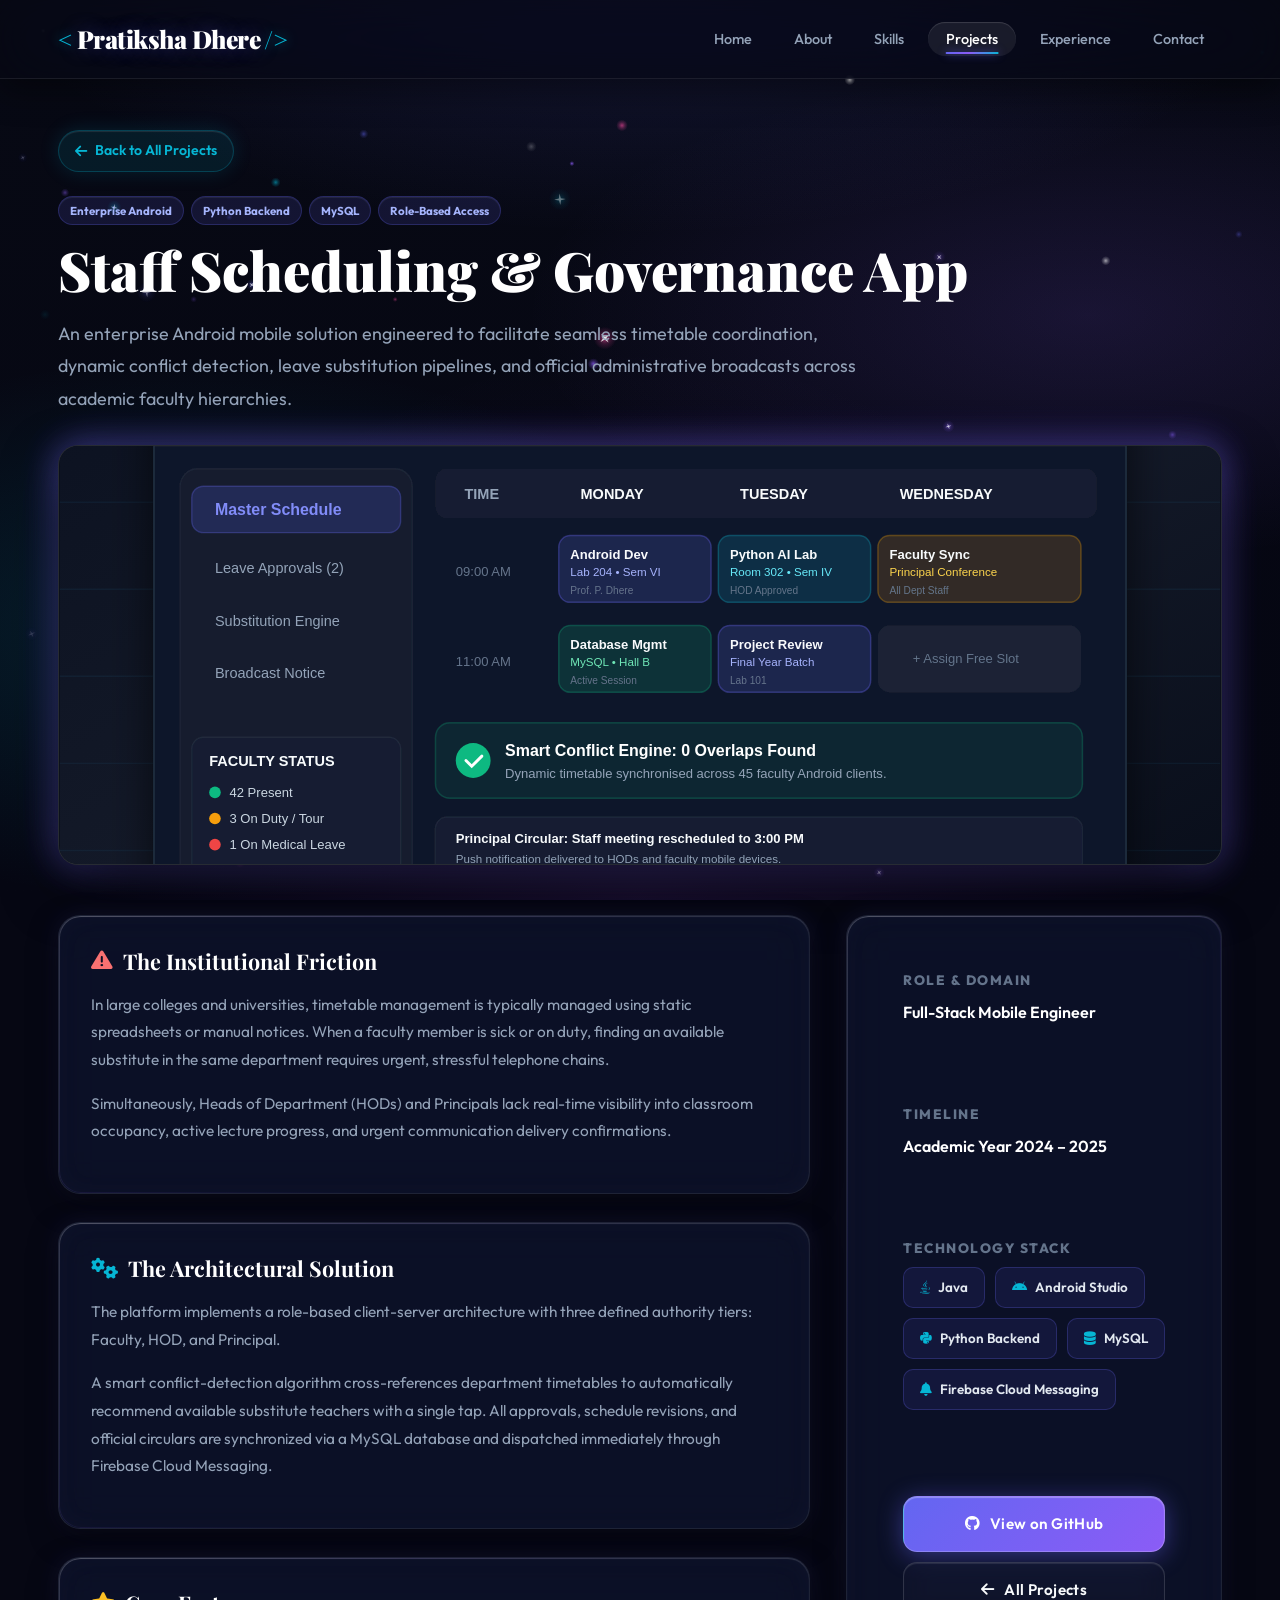
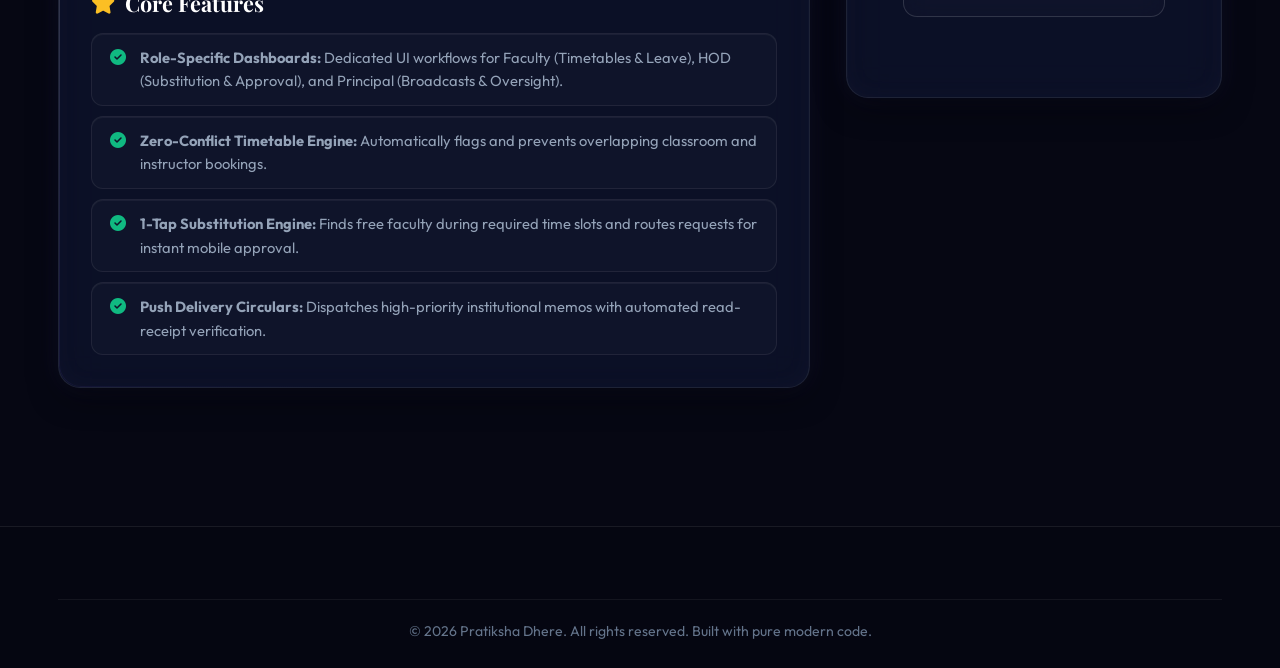
<file: project-staff-scheduler.html>
<!DOCTYPE html>
<html lang="en">
<head>
  <meta charset="UTF-8" />
  <meta name="viewport" content="width=device-width, initial-scale=1.0" />
  <meta name="description" content="Staff Scheduling App — Enterprise Android Governance Platform Case Study by Pratiksha Dhere" />
  <title>Staff Scheduling App — Project Case Study</title>

  <!-- Google Fonts & Font Awesome -->
  <link rel="preconnect" href="https://fonts.googleapis.com" />
  <link rel="preconnect" href="https://fonts.gstatic.com" crossorigin />
  <link href="https://fonts.googleapis.com/css2?family=Playfair+Display:wght@400;700;900&family=Outfit:wght@300;400;500;600;700&display=swap" rel="stylesheet" />
  <link rel="stylesheet" href="https://cdnjs.cloudflare.com/ajax/libs/font-awesome/6.5.0/css/all.min.css" />

  <link rel="stylesheet" href="css/style.css" />
  <style>
    .case-hero {
      padding: 130px 0 40px;
      position: relative;
    }
    .back-nav-bar {
      margin-bottom: 24px;
    }
    .back-btn {
      display: inline-flex;
      align-items: center;
      gap: 8px;
      font-size: 0.88rem;
      font-weight: 600;
      color: var(--accent);
      padding: 8px 16px;
      border-radius: 30px;
      background: rgba(6, 182, 212, 0.1);
      border: 1px solid rgba(6, 182, 212, 0.25);
      transition: all 0.3s var(--ease);
    }
    .back-btn:hover {
      background: var(--accent);
      color: #0b0f19;
      transform: translateX(-4px);
    }
    .case-title {
      font-size: clamp(2.2rem, 5vw, 3.4rem);
      margin-bottom: 16px;
    }
    .case-lead {
      color: var(--text-muted);
      font-size: 1.12rem;
      max-width: 800px;
      line-height: 1.8;
      margin-bottom: 30px;
    }
    .case-banner {
      width: 100%;
      height: 420px;
      border-radius: 20px;
      overflow: hidden;
      margin-bottom: 50px;
      background: #090e17;
      border: 1px solid rgba(255,255,255,0.12);
      box-shadow: var(--shadow-lg), var(--glow-primary);
    }
    .case-banner img {
      width: 100%;
      height: 100%;
      object-fit: cover;
    }
    .case-layout {
      display: grid;
      grid-template-columns: 2fr 1fr;
      gap: 36px;
      margin-bottom: 70px;
    }
    .case-section-card {
      padding: 32px;
      margin-bottom: 28px;
    }
    .case-section-card h3 {
      font-size: 1.35rem;
      margin-bottom: 16px;
      display: flex;
      align-items: center;
      gap: 10px;
    }
    .case-section-card p {
      color: var(--text-muted);
      font-size: 0.96rem;
      line-height: 1.8;
      margin-bottom: 16px;
    }
    .case-sidebar-card {
      padding: 28px;
      position: sticky;
      top: 100px;
    }
    .sidebar-block {
      margin-bottom: 24px;
    }
    .sidebar-block h4 {
      font-size: 0.85rem;
      color: var(--text-dim);
      text-transform: uppercase;
      letter-spacing: 1.5px;
      margin-bottom: 10px;
    }
    @media (max-width: 860px) {
      .case-layout { grid-template-columns: 1fr; }
      .case-banner { height: 240px; }
    }
  </style>
</head>
<body>

  <!-- Navigation -->
  <header class="navbar" id="navbar">
    <div class="nav-inner">
      <a href="index.html" class="nav-logo">
        <span class="logo-sym">&lt;</span>Pratiksha Dhere<span class="logo-sym">/&gt;</span>
      </a>
      <nav>
        <ul class="nav-links">
          <li><a href="index.html#home">Home</a></li>
          <li><a href="index.html#about">About</a></li>
          <li><a href="index.html#skills">Skills</a></li>
          <li><a href="index.html#projects" class="active">Projects</a></li>
          <li><a href="index.html#experience">Experience</a></li>
          <li><a href="index.html#contact">Contact</a></li>
        </ul>
      </nav>
      <label class="hamburger-label" for="menu-toggle" aria-label="Toggle Menu">
        <span></span><span></span><span></span>
      </label>
      <input type="checkbox" id="menu-toggle" class="menu-toggle" />
      <nav class="mobile-nav">
        <ul>
          <li><a href="index.html#home">Home</a></li>
          <li><a href="index.html#projects">Projects</a></li>
          <li><a href="index.html#contact">Contact</a></li>
        </ul>
      </nav>
    </div>
  </header>

  <!-- Project Hero -->
  <main class="case-hero">
    <div class="container">
      
      <div class="back-nav-bar">
        <a href="index.html#projects" class="back-btn">
          <i class="fas fa-arrow-left"></i> Back to All Projects
        </a>
      </div>

      <div class="proj-tags" style="margin-bottom:14px">
        <span class="ptag">Enterprise Android</span>
        <span class="ptag">Python Backend</span>
        <span class="ptag">MySQL</span>
        <span class="ptag">Role-Based Access</span>
      </div>

      <h1 class="case-title font-display">Staff Scheduling &amp; Governance App</h1>
      <p class="case-lead">
        An enterprise Android mobile solution engineered to facilitate seamless timetable coordination, dynamic conflict detection, leave substitution pipelines, and official administrative broadcasts across academic faculty hierarchies.
      </p>

      <!-- Banner Mockup -->
      <div class="case-banner">
        <img src="assets/images/project-staff-scheduling.svg" alt="Staff Scheduling App Interface" />
      </div>

      <!-- Main Layout -->
      <div class="case-layout">
        
        <!-- Left: In-depth report -->
        <div class="case-main">
          
          <div class="case-section-card glass-card">
            <h3><i class="fas fa-exclamation-triangle" style="color:#f87171"></i> The Institutional Friction</h3>
            <p>
              In large colleges and universities, timetable management is typically managed using static spreadsheets or manual notices. When a faculty member is sick or on duty, finding an available substitute in the same department requires urgent, stressful telephone chains.
            </p>
            <p>
              Simultaneously, Heads of Department (HODs) and Principals lack real-time visibility into classroom occupancy, active lecture progress, and urgent communication delivery confirmations.
            </p>
          </div>

          <div class="case-section-card glass-card">
            <h3><i class="fas fa-cogs" style="color:var(--accent)"></i> The Architectural Solution</h3>
            <p>
              The platform implements a role-based client-server architecture with three defined authority tiers: Faculty, HOD, and Principal. 
            </p>
            <p>
              A smart conflict-detection algorithm cross-references department timetables to automatically recommend available substitute teachers with a single tap. All approvals, schedule revisions, and official circulars are synchronized via a MySQL database and dispatched immediately through Firebase Cloud Messaging.
            </p>
          </div>

          <div class="case-section-card glass-card">
            <h3><i class="fas fa-star" style="color:#fbbf24"></i> Core Features</h3>
            <ul class="modal-features-list">
              <li class="modal-feature-item">
                <i class="fas fa-check-circle"></i>
                <span><strong>Role-Specific Dashboards:</strong> Dedicated UI workflows for Faculty (Timetables & Leave), HOD (Substitution & Approval), and Principal (Broadcasts & Oversight).</span>
              </li>
              <li class="modal-feature-item">
                <i class="fas fa-check-circle"></i>
                <span><strong>Zero-Conflict Timetable Engine:</strong> Automatically flags and prevents overlapping classroom and instructor bookings.</span>
              </li>
              <li class="modal-feature-item">
                <i class="fas fa-check-circle"></i>
                <span><strong>1-Tap Substitution Engine:</strong> Finds free faculty during required time slots and routes requests for instant mobile approval.</span>
              </li>
              <li class="modal-feature-item">
                <i class="fas fa-check-circle"></i>
                <span><strong>Push Delivery Circulars:</strong> Dispatches high-priority institutional memos with automated read-receipt verification.</span>
              </li>
            </ul>
          </div>

        </div>

        <!-- Right: Sidebar Meta -->
        <aside class="case-sidebar">
          <div class="case-sidebar-card glass-card">
            
            <div class="sidebar-block">
              <h4>Role &amp; Domain</h4>
              <p style="color:#fff;font-weight:600">Full-Stack Mobile Engineer</p>
            </div>

            <div class="sidebar-block">
              <h4>Timeline</h4>
              <p style="color:#fff;font-weight:600">Academic Year 2024 – 2025</p>
            </div>

            <div class="sidebar-block">
              <h4>Technology Stack</h4>
              <div class="modal-tech-grid">
                <span class="modal-tech-pill"><i class="fab fa-java"></i> Java</span>
                <span class="modal-tech-pill"><i class="fab fa-android"></i> Android Studio</span>
                <span class="modal-tech-pill"><i class="fab fa-python"></i> Python Backend</span>
                <span class="modal-tech-pill"><i class="fas fa-database"></i> MySQL</span>
                <span class="modal-tech-pill"><i class="fas fa-bell"></i> Firebase Cloud Messaging</span>
              </div>
            </div>

            <div class="sidebar-block" style="margin-top:30px">
              <a href="https://github.com/pratikshadhere07" target="_blank" rel="noopener noreferrer" class="btn btn-primary btn-full">
                <i class="fab fa-github"></i> View on GitHub
              </a>
              <a href="index.html#projects" class="btn btn-outline btn-full" style="margin-top:10px">
                <i class="fas fa-arrow-left"></i> All Projects
              </a>
            </div>

          </div>
        </aside>

      </div>

    </div>
  </main>

  <!-- Footer -->
  <footer class="footer">
    <div class="container">
      <div class="footer-bottom" style="border-top:1px solid rgba(255,255,255,0.06);padding-top:20px;text-align:center">
        <p>&copy; 2026 Pratiksha Dhere. All rights reserved. Built with pure modern code.</p>
      </div>
    </div>
  </footer>

  <script src="js/script.js"></script>
</body>
</html>
</file>
<file: css/style.css>
/* ═══════════════════════════════════════════════════
   PORTFOLIO STYLESHEET — Pure CSS3 | Dark Luxury Theme
   Awwwards & Modern Developer Inspired Architecture
   Author: Pratiksha Dhere | 2026
   Sections:
     1. CSS Variables, Design Tokens & Reset
     2. Celestial Canvas & Aurora Ambient Atmosphere
     3. Typography & Gradient Text
     4. Utilities & Reusable Glassmorphism
     5. Navigation (Glass Navbar & Mobile Menu)
     6. Hero Section (Cosmic Avatar, Glitter Orbits, Bio)
     7. About Section (Profile, Stat Pills, Highlights)
     8. Skills Section (Interactive Bars & Medallions)
     9. Projects Section & Interactive Modal Showcase
    10. Experience / Interactive Timeline
    11. Achievements & Metrics
    12. Services Section
    13. Contact Section & Glass Form
    14. Footer & Social Highlights
    15. Case Study Pages (Detail Pages Enhancement)
    16. Core Animations & Sparkle Keyframes
    17. Responsive Design & Accessibility (prefers-reduced-motion)
═══════════════════════════════════════════════════ */


/* ════════════════════════════════════════
   1. CSS VARIABLES, DESIGN TOKENS & RESET
════════════════════════════════════════ */
:root {
  /* Obsidian Void & Atmospheric Layers */
  --bg:           #070913;
  --bg-2:         #0b0f24;
  --bg-3:         #0e142e;
  --bg-trans:     rgba(7, 9, 19, 0.75);

  /* Primary Accent & Glow Palette */
  --primary:      #6366f1; /* Electric Indigo */
  --primary-light:#818cf8;
  --primary-dark: #4f46e5;
  --secondary:    #8b5cf6; /* Royal Purple */
  --secondary-glow:#a78bfa;
  --accent:       #06b6d4; /* Cosmic Cyan */
  --accent-glow:  #22d3ee;
  --accent-pink:  #ec4899; /* Aurora Magenta */
  --accent-emerald:#10b981; /* Online Status Emerald */

  /* Glassmorphism Surface Tokens */
  --card:         rgba(16, 22, 45, 0.65);
  --card-hover:   rgba(22, 30, 60, 0.82);
  --card-border:  rgba(255, 255, 255, 0.08);
  --card-border-hover: rgba(139, 92, 246, 0.42);
  --card-specular: inset 0 1px 1px 0 rgba(255, 255, 255, 0.16), inset 0 0 24px 0 rgba(99, 102, 241, 0.04);

  /* High-Contrast Luxury Typography */
  --text:         #f8fafc;
  --text-muted:   #94a3b8;
  --text-dim:     #64748b;
  --text-bright:  #ffffff;

  /* Radiant Aurora & Celestial Gradients */
  --grad-main:    linear-gradient(135deg, #6366f1 0%, #8b5cf6 45%, #06b6d4 100%);
  --grad-text:    linear-gradient(135deg, #ffffff 0%, #c4b5fd 40%, #67e8f9 85%, #ffffff 100%);
  --grad-soft:    linear-gradient(135deg, rgba(99, 102, 241, 0.22) 0%, rgba(139, 92, 246, 0.22) 100%);
  --grad-glow:    linear-gradient(135deg, rgba(99, 102, 241, 0.2) 0%, rgba(6, 182, 212, 0.2) 100%);
  --grad-aurora:  radial-gradient(circle, rgba(139, 92, 246, 0.18) 0%, rgba(6, 182, 212, 0.08) 50%, transparent 70%);

  /* Ambient Colored Shadows & Bloom */
  --shadow-sm:    0 4px 20px rgba(0, 0, 0, 0.45);
  --shadow-md:    0 10px 32px -5px rgba(0, 0, 0, 0.65), 0 0 25px rgba(99, 102, 241, 0.12);
  --shadow-lg:    0 22px 64px -10px rgba(0, 0, 0, 0.8), 0 0 45px rgba(139, 92, 246, 0.22);
  --glow-primary: 0 0 35px rgba(99, 102, 241, 0.45);
  --glow-accent:  0 0 35px rgba(6, 182, 212, 0.38);
  --glow-purple:  0 0 40px rgba(139, 92, 246, 0.4);

  /* Spacing */
  --section-py:   110px;

  /* Physics-Inspired Easing Curves */
  --ease:         cubic-bezier(0.22, 1, 0.36, 1);
  --ease-bounce:  cubic-bezier(0.34, 1.4, 0.64, 1);

  /* Typography Stacks */
  --font-display: 'Playfair Display', Georgia, serif;
  --font-body:    'Outfit', -apple-system, BlinkMacSystemFont, 'Segoe UI', Roboto, sans-serif;
}

*, *::before, *::after {
  margin: 0; padding: 0;
  box-sizing: border-box;
}

html {
  scroll-behavior: smooth;
  font-size: 16px;
  background-color: #060713;
}

body {
  font-family: var(--font-body);
  background-color: #060713;
  background-image: 
    radial-gradient(ellipse 90% 60% at 50% -10%, rgba(99, 102, 241, 0.2) 0%, transparent 60%),
    radial-gradient(ellipse 80% 50% at 85% 35%, rgba(139, 92, 246, 0.14) 0%, transparent 55%),
    radial-gradient(ellipse 75% 55% at 15% 70%, rgba(6, 182, 212, 0.14) 0%, transparent 55%),
    radial-gradient(circle at 50% 100%, rgba(168, 85, 247, 0.12) 0%, transparent 50%),
    linear-gradient(180deg, #070914 0%, #060713 100%);
  background-attachment: fixed;
  color: var(--text);
  line-height: 1.7;
  overflow-x: hidden;
  position: relative;
  -webkit-font-smoothing: antialiased;
  -moz-osx-font-smoothing: grayscale;
}

img {
  max-width: 100%;
  display: block;
  height: auto;
}

a {
  text-decoration: none;
  color: inherit;
  transition: color 0.25s var(--ease);
}

ul {
  list-style: none;
}

button {
  font-family: var(--font-body);
  cursor: pointer;
  border: none;
  background: none;
}

input, textarea, button {
  outline: none;
}

::selection {
  background: rgba(139, 92, 246, 0.45);
  color: #ffffff;
  text-shadow: 0 0 10px rgba(255, 255, 255, 0.6);
}

/* Luxury Obsidian Scrollbar */
::-webkit-scrollbar {
  width: 7px;
}
::-webkit-scrollbar-track {
  background: #060814;
}
::-webkit-scrollbar-thumb {
  background: linear-gradient(to bottom, #6366f1, #8b5cf6, #06b6d4);
  border-radius: 4px;
}
::-webkit-scrollbar-thumb:hover {
  background: linear-gradient(to bottom, #818cf8, #a78bfa, #22d3ee);
}


/* ════════════════════════════════════════
   2. CELESTIAL CANVAS & AURORA ATMOSPHERE
════════════════════════════════════════ */
.glitter-canvas {
  position: fixed;
  inset: 0;
  width: 100%;
  height: 100%;
  pointer-events: none;
  z-index: 0;
  opacity: 0.9;
}

.aurora-container {
  position: fixed;
  inset: 0;
  pointer-events: none;
  overflow: hidden;
  z-index: 0;
  opacity: 0.8;
}

/* Subtle futuristic perspective mesh grid overlay */
.aurora-container::after {
  content: '';
  position: absolute;
  inset: 0;
  background-image:
    linear-gradient(rgba(99, 102, 241, 0.04) 1px, transparent 1px),
    linear-gradient(90deg, rgba(99, 102, 241, 0.04) 1px, transparent 1px);
  background-size: 56px 56px;
  mask-image: radial-gradient(ellipse at 50% 50%, black 20%, transparent 85%);
  -webkit-mask-image: radial-gradient(ellipse at 50% 50%, black 20%, transparent 85%);
  pointer-events: none;
}

/* Glowing Aurora Light Waves & Luminous Neon Orbs */
.aurora-beam {
  position: absolute;
  border-radius: 50%;
  mix-blend-mode: screen;
  will-change: transform, opacity;
  pointer-events: none;
}

/* Luminous Electric Indigo / Royal Purple Wave (top-right drifting across viewport) */
.aurora-beam-1 {
  width: 70vw;
  height: 65vh;
  background: radial-gradient(ellipse at center, rgba(99, 102, 241, 0.45) 0%, rgba(139, 92, 246, 0.24) 40%, transparent 72%);
  filter: blur(85px);
  top: -10vh;
  right: -10vw;
  animation: auroraDrift1 22s ease-in-out infinite alternate;
}

/* Cosmic Cyan & Electric Teal Neon Wave (bottom-left sweeping upward) */
.aurora-beam-2 {
  width: 65vw;
  height: 60vh;
  background: radial-gradient(ellipse at center, rgba(6, 182, 212, 0.4) 0%, rgba(59, 130, 246, 0.22) 45%, transparent 72%);
  filter: blur(95px);
  bottom: 5vh;
  left: -15vw;
  animation: auroraDrift2 26s ease-in-out infinite alternate;
}

/* Ethereal Violet & Magenta Neon Ribbon (mid-depth pulsing glow) */
.aurora-beam-3 {
  width: 55vw;
  height: 55vh;
  background: radial-gradient(ellipse at center, rgba(168, 85, 247, 0.35) 0%, rgba(236, 72, 153, 0.18) 45%, transparent 72%);
  filter: blur(90px);
  top: 40vh;
  right: 15vw;
  animation: auroraDrift3 20s ease-in-out infinite alternate;
}

/* ─────────────────────────────────────────────────────────────
   Unique Animated Graphical Background: Floating Elements & Neon Glow
   ───────────────────────────────────────────────────────────── */
.floating-elements-container {
  position: fixed;
  inset: 0;
  width: 100%;
  height: 100%;
  pointer-events: none;
  z-index: 0;
  overflow: hidden;
}

.float-element {
  position: absolute;
  pointer-events: none;
  will-change: transform;
}

.neon-shape {
  position: relative;
  display: flex;
  align-items: center;
  justify-content: center;
  backdrop-filter: blur(8px);
  -webkit-backdrop-filter: blur(8px);
  transition: transform 0.5s var(--ease);
}

/* 1. Diamond Polyhedron (Upper Left) */
.float-geo-1 {
  top: 18%;
  left: 6%;
  animation: floatGeo1 22s ease-in-out infinite alternate;
}
.shape-diamond {
  width: 54px;
  height: 54px;
  transform: rotate(45deg);
  border: 1.5px solid rgba(99, 102, 241, 0.45);
  background: linear-gradient(135deg, rgba(99, 102, 241, 0.12), rgba(139, 92, 246, 0.04));
  box-shadow: 0 0 25px rgba(99, 102, 241, 0.35), inset 0 0 14px rgba(99, 102, 241, 0.2);
}
.shape-diamond .shape-inner {
  width: 24px;
  height: 24px;
  border: 1px solid rgba(6, 182, 212, 0.45);
  background: rgba(6, 182, 212, 0.1);
  box-shadow: 0 0 10px rgba(6, 182, 212, 0.3);
}

/* 2. Cyan Glowing Ring (Mid Right) */
.float-geo-2 {
  top: 36%;
  right: 7%;
  animation: floatGeo2 26s ease-in-out infinite alternate;
}
.shape-ring {
  width: 70px;
  height: 70px;
  border-radius: 50%;
  border: 2px solid rgba(6, 182, 212, 0.4);
  background: radial-gradient(circle, rgba(6, 182, 212, 0.08) 0%, transparent 70%);
  box-shadow: 0 0 30px rgba(6, 182, 212, 0.35), inset 0 0 16px rgba(6, 182, 212, 0.2);
}
.shape-ring .shape-inner {
  width: 32px;
  height: 32px;
  border-radius: 50%;
  border: 1px dashed rgba(168, 85, 247, 0.5);
  animation: ringRotate 15s linear infinite;
}

/* 3. Glowing Neon Code Tag </ > (Lower Left) */
.float-geo-3 {
  top: 64%;
  left: 7%;
  animation: floatGeo3 24s ease-in-out infinite alternate;
}
.shape-code {
  padding: 8px 16px;
  border-radius: 12px;
  border: 1.5px solid rgba(139, 92, 246, 0.42);
  background: rgba(13, 18, 42, 0.6);
  box-shadow: 0 0 26px rgba(139, 92, 246, 0.32), inset 0 0 14px rgba(139, 92, 246, 0.15);
  color: #c4b5fd;
  font-family: 'Courier New', Courier, monospace;
  font-weight: 700;
  font-size: 1.05rem;
  letter-spacing: 2px;
  text-shadow: 0 0 12px rgba(139, 92, 246, 0.85);
}

/* 4. Glowing Neon Brackets { } (Upper Right) */
.float-geo-4 {
  top: 16%;
  right: 14%;
  animation: floatGeo4 20s ease-in-out infinite alternate;
}
.shape-bracket {
  padding: 8px 15px;
  border-radius: 12px;
  border: 1.5px solid rgba(236, 72, 153, 0.38);
  background: rgba(13, 18, 42, 0.55);
  box-shadow: 0 0 25px rgba(236, 72, 153, 0.3), inset 0 0 12px rgba(236, 72, 153, 0.15);
  color: #f472b6;
  font-family: 'Courier New', Courier, monospace;
  font-weight: 700;
  font-size: 1.05rem;
  text-shadow: 0 0 10px rgba(236, 72, 153, 0.75);
}

/* 5. Floating Hexagon (Lower Right) */
.float-geo-5 {
  top: 76%;
  right: 10%;
  animation: floatGeo5 28s ease-in-out infinite alternate;
}
.shape-hexagon {
  width: 60px;
  height: 60px;
  border-radius: 16px;
  transform: rotate(15deg);
  border: 1.5px solid rgba(6, 182, 212, 0.42);
  background: linear-gradient(135deg, rgba(6, 182, 212, 0.12), rgba(99, 102, 241, 0.05));
  box-shadow: 0 0 25px rgba(6, 182, 212, 0.32), inset 0 0 15px rgba(6, 182, 212, 0.15);
}
.shape-hexagon .shape-inner {
  width: 26px;
  height: 26px;
  border-radius: 8px;
  border: 1px solid rgba(99, 102, 241, 0.5);
}

/* 6. Floating Neon Cross / Sparkle (Center Mid) */
.float-geo-6 {
  top: 48%;
  left: 14%;
  animation: floatGeo6 25s ease-in-out infinite alternate;
}
.shape-cross {
  width: 32px;
  height: 32px;
  position: relative;
}
.shape-cross::before, .shape-cross::after {
  content: '';
  position: absolute;
  background: linear-gradient(135deg, #818cf8, #22d3ee);
  border-radius: 4px;
  box-shadow: 0 0 14px rgba(99, 102, 241, 0.65);
}
.shape-cross::before {
  top: 0; bottom: 0; left: 14px; width: 4px;
}
.shape-cross::after {
  left: 0; right: 0; top: 14px; height: 4px;
}

/* Floating Keyframes */
@keyframes floatGeo1 {
  0%   { transform: translate(0, 0) rotate(0deg) scale(1); }
  50%  { transform: translate(18px, -24px) rotate(14deg) scale(1.06); }
  100% { transform: translate(-14px, 20px) rotate(-8deg) scale(0.96); }
}

@keyframes floatGeo2 {
  0%   { transform: translate(0, 0) rotate(0deg) scale(1); }
  50%  { transform: translate(-22px, 26px) rotate(-18deg) scale(1.08); }
  100% { transform: translate(16px, -18px) rotate(12deg) scale(0.95); }
}

@keyframes floatGeo3 {
  0%   { transform: translate(0, 0) rotate(0deg); }
  50%  { transform: translate(24px, 18px) rotate(6deg); }
  100% { transform: translate(-18px, -22px) rotate(-5deg); }
}

@keyframes floatGeo4 {
  0%   { transform: translate(0, 0) rotate(0deg); }
  50%  { transform: translate(-20px, -22px) rotate(-7deg); }
  100% { transform: translate(15px, 16px) rotate(8deg); }
}

@keyframes floatGeo5 {
  0%   { transform: translate(0, 0) rotate(15deg) scale(1); }
  50%  { transform: translate(-24px, -18px) rotate(32deg) scale(1.05); }
  100% { transform: translate(20px, 22px) rotate(5deg) scale(0.95); }
}

@keyframes floatGeo6 {
  0%   { transform: translate(0, 0) rotate(0deg) scale(1); }
  50%  { transform: translate(16px, -20px) rotate(45deg) scale(1.12); }
  100% { transform: translate(-14px, 16px) rotate(90deg) scale(0.92); }
}


/* ════════════════════════════════════════
   3. TYPOGRAPHY & GRADIENT TEXT
════════════════════════════════════════ */
h1, h2, h3, h4, h5, h6 {
  font-weight: 700;
  line-height: 1.25;
  color: var(--text-bright);
}

.grad-text {
  background: var(--grad-text);
  -webkit-background-clip: text;
  -webkit-text-fill-color: transparent;
  background-clip: text;
  filter: drop-shadow(0 0 25px rgba(139, 92, 246, 0.35));
}

.font-display {
  font-family: var(--font-display);
}


/* ════════════════════════════════════════
   4. UTILITIES & REUSABLE GLASSMORPHISM
════════════════════════════════════════ */
.container {
  max-width: 1220px;
  margin: 0 auto;
  padding: 0 28px;
  position: relative;
  z-index: 1;
}

.section {
  padding: var(--section-py) 0;
  position: relative;
  overflow: hidden;
}

/* Master Glassmorphic Card */
.glass-card {
  background: var(--card);
  border: 1px solid var(--card-border);
  backdrop-filter: blur(24px) saturate(180%);
  -webkit-backdrop-filter: blur(24px) saturate(180%);
  border-radius: 22px;
  box-shadow: var(--shadow-md), var(--card-specular);
  transition: transform 0.4s var(--ease),
              box-shadow 0.4s var(--ease),
              border-color 0.4s var(--ease),
              background 0.4s var(--ease);
  position: relative;
}

.glass-card::before {
  content: '';
  position: absolute;
  inset: 0;
  border-radius: inherit;
  padding: 1px;
  background: linear-gradient(135deg, rgba(255, 255, 255, 0.22), rgba(139, 92, 246, 0.12), transparent 60%);
  -webkit-mask: linear-gradient(#fff 0 0) content-box, linear-gradient(#fff 0 0);
  -webkit-mask-composite: xor;
  mask-composite: exclude;
  pointer-events: none;
  opacity: 0.75;
  transition: opacity 0.4s var(--ease), background 0.4s var(--ease);
}

.glass-card:hover {
  transform: translateY(-6px);
  box-shadow: var(--shadow-lg), 0 0 35px rgba(139, 92, 246, 0.25);
  border-color: var(--card-border-hover);
  background: var(--card-hover);
}

.glass-card:hover::before {
  opacity: 1;
  background: linear-gradient(135deg, rgba(255, 255, 255, 0.35), rgba(6, 182, 212, 0.45), rgba(139, 92, 246, 0.5));
}

/* Section Header Structure */
.section-header {
  text-align: center;
  margin-bottom: 68px;
  position: relative;
}

.section-eyebrow {
  display: inline-flex;
  align-items: center;
  gap: 8px;
  font-size: 0.78rem;
  font-weight: 700;
  letter-spacing: 3.5px;
  text-transform: uppercase;
  color: var(--accent);
  background: linear-gradient(135deg, rgba(6, 182, 212, 0.14), rgba(99, 102, 241, 0.08));
  border: 1px solid rgba(6, 182, 212, 0.28);
  padding: 7px 22px;
  border-radius: 40px;
  margin-bottom: 18px;
  box-shadow: 0 0 20px rgba(6, 182, 212, 0.18), inset 0 1px 1px rgba(255, 255, 255, 0.14);
  backdrop-filter: blur(12px);
  -webkit-backdrop-filter: blur(12px);
}

.section-title {
  font-family: var(--font-display);
  font-size: clamp(2.2rem, 4.8vw, 3.4rem);
  font-weight: 900;
  letter-spacing: -0.02em;
  margin-bottom: 22px;
  color: #ffffff;
  text-shadow: 0 4px 20px rgba(0, 0, 0, 0.6);
}

.title-line {
  width: 64px;
  height: 4px;
  background: var(--grad-main);
  border-radius: 4px;
  margin: 0 auto;
  box-shadow: 0 0 18px rgba(99, 102, 241, 0.65);
  position: relative;
}

.title-line::after {
  content: '';
  position: absolute;
  left: 50%;
  top: 50%;
  transform: translate(-50%, -50%);
  width: 10px;
  height: 10px;
  background: #ffffff;
  border-radius: 50%;
  box-shadow: 0 0 12px rgba(6, 182, 212, 0.95);
}

/* Background ghost watermark */
.section-bg-text {
  position: absolute;
  top: 50%;
  left: 50%;
  transform: translate(-50%, -50%);
  font-family: var(--font-display);
  font-size: clamp(5.5rem, 15vw, 13rem);
  font-weight: 900;
  color: rgba(255, 255, 255, 0.015);
  letter-spacing: 0.18em;
  user-select: none;
  pointer-events: none;
  white-space: nowrap;
  z-index: 0;
  text-shadow: 0 0 40px rgba(99, 102, 241, 0.04);
}

/* Polished Buttons */
.btn {
  display: inline-flex;
  align-items: center;
  justify-content: center;
  gap: 10px;
  padding: 14px 32px;
  border-radius: 14px;
  font-size: 0.95rem;
  font-weight: 600;
  letter-spacing: 0.3px;
  transition: transform 0.3s var(--ease-bounce),
              box-shadow 0.3s var(--ease),
              border-color 0.3s var(--ease),
              background 0.3s var(--ease);
  position: relative;
  overflow: hidden;
  cursor: pointer;
  z-index: 1;
}

/* Shimmer Light Reflection Sweep on Buttons */
.btn::before {
  content: '';
  position: absolute;
  inset: 0;
  background: linear-gradient(90deg, transparent 0%, rgba(255, 255, 255, 0.25) 50%, transparent 100%);
  transform: translateX(-130%) skewX(-20deg);
  transition: transform 0.8s ease;
  pointer-events: none;
  z-index: 2;
}

.btn:hover::before {
  transform: translateX(130%) skewX(-20deg);
}

.btn-primary {
  background: linear-gradient(135deg, #6366f1 0%, #8b5cf6 50%, #06b6d4 100%);
  background-size: 200% 200%;
  animation: btnGradientMove 6s ease infinite;
  color: #ffffff;
  border: 1px solid rgba(255, 255, 255, 0.22);
  box-shadow: 0 4px 25px rgba(99, 102, 241, 0.45), inset 0 1px 1px rgba(255, 255, 255, 0.3);
}

.btn-primary:hover {
  transform: translateY(-3px) scale(1.02);
  box-shadow: 0 10px 42px rgba(99, 102, 241, 0.65), 0 0 25px rgba(6, 182, 212, 0.4);
}

.btn-primary:active {
  transform: translateY(-1px);
}

.btn-outline {
  background: rgba(18, 24, 46, 0.45);
  color: var(--text);
  border: 1px solid rgba(255, 255, 255, 0.14);
  backdrop-filter: blur(14px);
  -webkit-backdrop-filter: blur(14px);
  box-shadow: inset 0 1px 1px rgba(255, 255, 255, 0.1);
}

.btn-outline:hover {
  background: rgba(99, 102, 241, 0.15);
  border-color: rgba(99, 102, 241, 0.55);
  color: #ffffff;
  transform: translateY(-3px);
  box-shadow: 0 8px 30px rgba(99, 102, 241, 0.32), inset 0 1px 1px rgba(255, 255, 255, 0.2);
}

.btn-proj {
  display: inline-flex;
  align-items: center;
  gap: 8px;
  padding: 10px 22px;
  font-size: 0.86rem;
  font-weight: 600;
  border-radius: 12px;
  background: rgba(99, 102, 241, 0.14);
  color: #a5b4fc;
  border: 1px solid rgba(99, 102, 241, 0.3);
  transition: all 0.3s var(--ease-bounce);
}

.btn-proj:hover {
  background: var(--grad-main);
  color: #ffffff;
  border-color: transparent;
  transform: translateY(-2px);
  box-shadow: 0 8px 24px rgba(99, 102, 241, 0.5);
}

.btn-sm {
  padding: 10px 22px;
  font-size: 0.86rem;
  border-radius: 10px;
}

.btn-full {
  width: 100%;
  justify-content: center;
}

/* Ambient Floating Orbs */
.orb {
  position: absolute;
  border-radius: 50%;
  filter: blur(85px);
  pointer-events: none;
  z-index: 0;
  will-change: transform;
}


/* ════════════════════════════════════════
   5. NAVIGATION
════════════════════════════════════════ */
.navbar {
  position: fixed;
  top: 0; left: 0; right: 0;
  z-index: 1000;
  padding: 0;
  background: rgba(7, 9, 19, 0.76);
  backdrop-filter: blur(28px) saturate(190%);
  -webkit-backdrop-filter: blur(28px) saturate(190%);
  border-bottom: 1px solid rgba(255, 255, 255, 0.08);
  box-shadow: 0 10px 35px rgba(0, 0, 0, 0.45);
  transition: background 0.35s var(--ease), border-color 0.35s var(--ease), box-shadow 0.35s var(--ease);
}

.navbar.scrolled {
  background: rgba(6, 8, 17, 0.88);
  border-bottom-color: rgba(139, 92, 246, 0.22);
  box-shadow: 0 12px 40px rgba(0, 0, 0, 0.6), 0 0 35px rgba(99, 102, 241, 0.1);
}

.nav-inner {
  max-width: 1220px;
  margin: 0 auto;
  padding: 18px 28px;
  display: flex;
  align-items: center;
  justify-content: space-between;
  position: relative;
}

.nav-logo {
  font-family: var(--font-display);
  font-size: 1.55rem;
  font-weight: 900;
  letter-spacing: -0.5px;
  color: #ffffff;
  display: inline-flex;
  align-items: center;
  gap: 4px;
  text-shadow: 0 0 20px rgba(99, 102, 241, 0.35);
  transition: transform 0.3s var(--ease);
}

.nav-logo:hover {
  transform: scale(1.02);
}

.logo-sym {
  color: var(--accent);
  text-shadow: 0 0 12px rgba(6, 182, 212, 0.7);
}

.nav-links {
  display: flex;
  align-items: center;
  gap: 6px;
}

.nav-links a {
  font-size: 0.9rem;
  font-weight: 500;
  color: var(--text-muted);
  padding: 8px 18px;
  border-radius: 30px;
  transition: all 0.25s var(--ease);
  position: relative;
}

.nav-links a::after {
  content: '';
  position: absolute;
  bottom: 2px;
  left: 50%;
  width: 0;
  height: 2px;
  background: var(--grad-main);
  border-radius: 2px;
  transform: translateX(-50%);
  transition: width 0.3s var(--ease);
  box-shadow: 0 0 8px rgba(99, 102, 241, 0.8);
}

.nav-links a:hover,
.nav-links a.active {
  color: #ffffff;
  background: rgba(255, 255, 255, 0.07);
  box-shadow: inset 0 1px 1px rgba(255, 255, 255, 0.15);
}

.nav-links a:hover::after,
.nav-links a.active::after {
  width: 60%;
}

/* Mobile Menu Controls */
.menu-toggle {
  display: none;
}

.hamburger-label {
  display: none;
  flex-direction: column;
  gap: 5px;
  cursor: pointer;
  padding: 8px;
  z-index: 10;
  border-radius: 8px;
  background: rgba(255, 255, 255, 0.04);
  border: 1px solid rgba(255, 255, 255, 0.08);
}

.hamburger-label span {
  display: block;
  width: 24px;
  height: 2px;
  background: var(--text);
  border-radius: 2px;
  transition: transform 0.35s var(--ease), opacity 0.25s;
}

.menu-toggle:checked ~ .hamburger-label span:nth-child(1) {
  transform: rotate(45deg) translate(5px, 5px);
}
.menu-toggle:checked ~ .hamburger-label span:nth-child(2) {
  opacity: 0;
  transform: scaleX(0);
}
.menu-toggle:checked ~ .hamburger-label span:nth-child(3) {
  transform: rotate(-45deg) translate(5px, -5px);
}

.mobile-nav {
  display: none;
  position: absolute;
  top: 100%;
  left: 0;
  right: 0;
  background: rgba(7, 9, 21, 0.98);
  backdrop-filter: blur(28px);
  -webkit-backdrop-filter: blur(28px);
  border-bottom: 1px solid rgba(255, 255, 255, 0.1);
  padding: 16px 0 24px;
  max-height: 0;
  overflow: hidden;
  transition: max-height 0.45s var(--ease);
  box-shadow: 0 20px 40px rgba(0, 0, 0, 0.7);
}

.mobile-nav ul {
  padding: 0 28px;
}

.mobile-nav a {
  display: block;
  padding: 14px 0;
  font-size: 1.05rem;
  font-weight: 500;
  color: var(--text-muted);
  border-bottom: 1px solid rgba(255, 255, 255, 0.06);
  transition: color 0.25s, transform 0.25s;
}

.mobile-nav a:hover {
  color: var(--accent);
  transform: translateX(6px);
}

.menu-toggle:checked ~ .mobile-nav {
  display: block;
  max-height: 440px;
}


/* ════════════════════════════════════════
   6. HERO SECTION
════════════════════════════════════════ */
.hero {
  min-height: 100vh;
  display: flex;
  align-items: center;
  padding: 135px 0 90px;
  position: relative;
  overflow: hidden;
  background: transparent;
}

.grid-overlay {
  position: absolute;
  inset: 0;
  background-image:
    linear-gradient(rgba(99, 102, 241, 0.05) 1px, transparent 1px),
    linear-gradient(90deg, rgba(99, 102, 241, 0.05) 1px, transparent 1px);
  background-size: 52px 52px;
  pointer-events: none;
  mask-image: radial-gradient(ellipse at center, black 35%, transparent 80%);
  -webkit-mask-image: radial-gradient(ellipse at center, black 35%, transparent 80%);
}

.orb-1 {
  width: 520px;
  height: 520px;
  background: radial-gradient(circle, rgba(99, 102, 241, 0.28) 0%, transparent 70%);
  top: -160px;
  right: -100px;
  animation: orbFloat 11s ease-in-out infinite;
}

.orb-2 {
  width: 440px;
  height: 440px;
  background: radial-gradient(circle, rgba(139, 92, 246, 0.22) 0%, transparent 70%);
  bottom: -110px;
  left: -130px;
  animation: orbFloat 14s ease-in-out infinite reverse;
}

.orb-3 {
  width: 280px;
  height: 280px;
  background: radial-gradient(circle, rgba(6, 182, 212, 0.18) 0%, transparent 70%);
  top: 42%;
  left: 48%;
  animation: orbFloat 9s ease-in-out infinite 2s;
}

.hero-inner {
  max-width: 1220px;
  margin: 0 auto;
  padding: 0 28px;
  display: grid;
  grid-template-columns: 1.1fr 0.9fr;
  gap: 70px;
  align-items: center;
  position: relative;
  z-index: 1;
}

/* Status Pill "Available for Work" */
.hero-tag {
  display: inline-flex;
  align-items: center;
  gap: 10px;
  font-size: 0.84rem;
  font-weight: 600;
  color: #22d3ee;
  background: linear-gradient(135deg, rgba(6, 182, 212, 0.12), rgba(16, 185, 129, 0.08));
  border: 1px solid rgba(6, 182, 212, 0.3);
  padding: 8px 18px;
  border-radius: 40px;
  margin-bottom: 22px;
  box-shadow: 0 0 20px rgba(6, 182, 212, 0.2), inset 0 1px 1px rgba(255, 255, 255, 0.15);
  backdrop-filter: blur(14px);
  -webkit-backdrop-filter: blur(14px);
  animation: fadeSlideUp 0.7s var(--ease) both;
}

.tag-dot {
  width: 9px;
  height: 9px;
  border-radius: 50%;
  background: #10b981;
  box-shadow: 0 0 10px #10b981;
  animation: tagPulse 2s ease-in-out infinite;
}

.hero-name {
  font-family: var(--font-display);
  font-size: clamp(3.2rem, 7.2vw, 5.8rem);
  font-weight: 900;
  line-height: 1.08;
  letter-spacing: -0.02em;
  margin-bottom: 18px;
  color: #ffffff;
  text-shadow: 0 4px 30px rgba(0, 0, 0, 0.6);
  animation: fadeSlideUp 0.7s var(--ease) 0.1s both;
}

.name-accent {
  background: var(--grad-text);
  -webkit-background-clip: text;
  -webkit-text-fill-color: transparent;
  background-clip: text;
  filter: drop-shadow(0 0 30px rgba(139, 92, 246, 0.4));
}

.hero-title {
  font-size: clamp(1.1rem, 2.2vw, 1.35rem);
  font-weight: 500;
  color: #cbd5e1;
  margin-bottom: 22px;
  letter-spacing: 0.3px;
  animation: fadeSlideUp 0.7s var(--ease) 0.2s both;
}

.title-highlight {
  background: var(--grad-main);
  -webkit-background-clip: text;
  -webkit-text-fill-color: transparent;
  background-clip: text;
  font-weight: 700;
  text-shadow: 0 0 20px rgba(99, 102, 241, 0.4);
}

.hero-bio {
  color: var(--text-muted);
  font-size: 1.06rem;
  line-height: 1.85;
  max-width: 530px;
  margin-bottom: 38px;
  animation: fadeSlideUp 0.7s var(--ease) 0.3s both;
}

.hero-btns {
  display: flex;
  gap: 16px;
  flex-wrap: wrap;
  margin-bottom: 38px;
  animation: fadeSlideUp 0.7s var(--ease) 0.4s both;
}

.hero-socials {
  display: flex;
  gap: 12px;
  animation: fadeSlideUp 0.7s var(--ease) 0.5s both;
}

.social-icon {
  width: 46px;
  height: 46px;
  border-radius: 12px;
  background: var(--card);
  border: 1px solid var(--card-border);
  box-shadow: inset 0 1px 1px rgba(255, 255, 255, 0.1);
  display: flex;
  align-items: center;
  justify-content: center;
  font-size: 1.1rem;
  color: var(--text-muted);
  transition: all 0.3s var(--ease-bounce);
}

.social-icon:hover {
  background: var(--grad-main);
  color: #ffffff;
  border-color: transparent;
  transform: translateY(-4px) scale(1.05);
  box-shadow: 0 10px 25px rgba(99, 102, 241, 0.55);
}

/* Cosmic Avatar & Star Rings */
.hero-img-wrap {
  position: relative;
  display: flex;
  align-items: center;
  justify-content: center;
  animation: fadeSlideUp 0.9s var(--ease) 0.3s both;
}

.hero-img-glow {
  position: absolute;
  width: 360px;
  height: 360px;
  background: radial-gradient(circle, rgba(99, 102, 241, 0.45) 0%, rgba(139, 92, 246, 0.22) 40%, transparent 70%);
  border-radius: 50%;
  animation: glowPulse 5s ease-in-out infinite alternate;
  z-index: 0;
  filter: blur(25px);
}

.hero-ring {
  position: absolute;
  border-radius: 50%;
  border-style: solid;
  pointer-events: none;
}

.hero-ring-1 {
  width: 310px;
  height: 310px;
  border-width: 2px;
  border-color: rgba(99, 102, 241, 0.45) transparent transparent rgba(6, 182, 212, 0.45);
  animation: ringRotate 12s linear infinite;
  box-shadow: 0 0 20px rgba(99, 102, 241, 0.25);
}

.hero-ring-2 {
  width: 370px;
  height: 370px;
  border-width: 1px;
  border-color: transparent rgba(168, 85, 247, 0.35) rgba(6, 182, 212, 0.3) transparent;
  animation: ringRotate 20s linear infinite reverse;
}

.hero-avatar {
  width: 250px;
  height: 250px;
  border-radius: 50%;
  background: linear-gradient(135deg, rgba(99, 102, 241, 0.25), rgba(6, 182, 212, 0.25));
  border: 3px solid rgba(255, 255, 255, 0.2);
  box-shadow: 0 10px 40px rgba(0, 0, 0, 0.6), 0 0 35px rgba(99, 102, 241, 0.35), inset 0 0 15px rgba(255, 255, 255, 0.2);
  display: flex;
  align-items: center;
  justify-content: center;
  position: relative;
  z-index: 2;
  overflow: hidden;
  transition: transform 0.4s var(--ease), box-shadow 0.4s var(--ease);
}

.hero-avatar:hover {
  transform: scale(1.03);
  box-shadow: 0 15px 50px rgba(0, 0, 0, 0.7), 0 0 45px rgba(139, 92, 246, 0.5), inset 0 0 20px rgba(255, 255, 255, 0.3);
}

.avatar-initials {
  width: 100%;
  height: 100%;
  display: flex;
  align-items: center;
  justify-content: center;
  overflow: hidden;
}

.hero-avatar img,
.avatar-initials img {
  width: 100%;
  height: 100%;
  object-fit: cover;
  border-radius: 50%;
  display: block;
  filter: contrast(1.05) brightness(1.02);
}

/* Floating Glass Orbit Chips */
.float-chip {
  position: absolute;
  padding: 9px 18px;
  border-radius: 30px;
  background: rgba(11, 15, 33, 0.88);
  border: 1px solid rgba(255, 255, 255, 0.12);
  backdrop-filter: blur(16px);
  -webkit-backdrop-filter: blur(16px);
  font-size: 0.82rem;
  font-weight: 700;
  display: flex;
  align-items: center;
  gap: 8px;
  z-index: 3;
  white-space: nowrap;
  box-shadow: 0 10px 30px rgba(0, 0, 0, 0.5), inset 0 1px 1px rgba(255, 255, 255, 0.15);
  transition: transform 0.3s var(--ease-bounce), box-shadow 0.3s var(--ease), border-color 0.3s var(--ease);
}

.float-chip:hover {
  transform: scale(1.08) translateY(-4px);
  border-color: rgba(139, 92, 246, 0.5);
  box-shadow: 0 15px 35px rgba(0, 0, 0, 0.6), 0 0 25px rgba(99, 102, 241, 0.4);
}

.chip-java  { top: 12%; left: -20px; color: #38bdf8; animation: chipFloat 3.8s ease-in-out infinite; }
.chip-react { top: 62%; right: -25px; color: #a855f7; animation: chipFloat 4.2s ease-in-out infinite 0.9s; }
.chip-ai    { bottom: 2%; left: 15px; color: #2dd4bf; animation: chipFloat 4.6s ease-in-out infinite 1.8s; }

/* Scroll Down Prompt */
/* .scroll-indicator {
  position: absolute;
  bottom: 32px;
  left: 50%;
  transform: translateX(-50%);
  display: flex;
  flex-direction: column;
  align-items: center;
  gap: 8px;
  color: var(--text-dim);
  font-size: 0.72rem;
  letter-spacing: 3px;
  text-transform: uppercase;
  z-index: 1;
  animation: fadeIn 1s ease 1.5s both;
}

.scroll-line {
  width: 1px;
  height: 52px;
  background: linear-gradient(to bottom, var(--primary), var(--accent), transparent);
  animation: scrollGrow 2.2s ease-in-out infinite;
} */


/* ════════════════════════════════════════
   7. ABOUT SECTION
════════════════════════════════════════ */
.about-section {
  background: rgba(14, 20, 46, 0.25);
  backdrop-filter: blur(6px);
  -webkit-backdrop-filter: blur(6px);
  position: relative;
}

.about-grid {
  display: grid;
  grid-template-columns: 1fr 2fr;
  gap: 64px;
  align-items: start;
}

.about-card-wrap {
  display: flex;
  flex-direction: column;
  gap: 22px;
  position: sticky;
  top: 100px;
}

.about-avatar-card {
  padding: 40px 32px;
  text-align: center;
  position: relative;
  overflow: hidden;
}

.about-avatar-inner {
  width: 150px;
  height: 150px;
  border-radius: 24px;
  background: var(--grad-soft);
  border: 2px solid rgba(255, 255, 255, 0.15);
  box-shadow: 0 12px 35px rgba(0, 0, 0, 0.5), 0 0 25px rgba(99, 102, 241, 0.25);
  margin: 0 auto 20px;
  overflow: hidden;
  position: relative;
  display: flex;
  align-items: center;
  justify-content: center;
}

.about-avatar-inner img {
  width: 100%;
  height: 100%;
  object-fit: cover;
  border-radius: inherit;
  display: block;
  filter: contrast(1.05) brightness(1.02);
}

.about-avatar-glow {
  position: absolute;
  inset: 0;
  background: var(--grad-glow);
  opacity: 0;
  transition: opacity 0.4s var(--ease);
  border-radius: 22px;
  pointer-events: none;
}

.about-avatar-card:hover .about-avatar-glow {
  opacity: 1;
}

.about-stats {
  display: flex;
  gap: 14px;
  flex-wrap: wrap;
  justify-content: center;
}

.stat-pill {
  flex: 1;
  min-width: 90px;
  text-align: center;
  padding: 16px 12px;
  background: var(--card);
  border: 1px solid var(--card-border);
  box-shadow: inset 0 1px 1px rgba(255, 255, 255, 0.1);
  border-radius: 16px;
  transition: all 0.3s var(--ease-bounce);
}

.stat-pill:hover {
  transform: translateY(-4px);
  border-color: rgba(99, 102, 241, 0.45);
  box-shadow: 0 10px 25px rgba(0, 0, 0, 0.5), 0 0 20px rgba(99, 102, 241, 0.3);
}

.stat-pill strong {
  display: block;
  font-family: var(--font-display);
  font-size: 1.65rem;
  font-weight: 900;
  background: var(--grad-text);
  -webkit-background-clip: text;
  -webkit-text-fill-color: transparent;
  background-clip: text;
}

.stat-pill span {
  font-size: 0.74rem;
  color: var(--text-muted);
  font-weight: 600;
  letter-spacing: 0.5px;
}

.about-subtitle {
  font-size: 1.45rem;
  font-weight: 700;
  background: var(--grad-main);
  -webkit-background-clip: text;
  -webkit-text-fill-color: transparent;
  background-clip: text;
  margin-bottom: 18px;
  letter-spacing: -0.01em;
}

.about-para {
  color: var(--text-muted);
  font-size: 1.02rem;
  line-height: 1.85;
  margin-bottom: 18px;
}

.career-box {
  padding: 24px 28px;
  margin: 24px 0;
  border-radius: 18px;
}

.career-box h4 {
  display: flex;
  align-items: center;
  gap: 10px;
  font-size: 1.05rem;
  font-weight: 700;
  margin-bottom: 12px;
  color: #ffffff;
}

.career-box p {
  color: var(--text-muted);
  font-size: 0.94rem;
  line-height: 1.78;
}

.block-title {
  display: flex;
  align-items: center;
  gap: 12px;
  font-size: 1.1rem;
  font-weight: 700;
  margin-bottom: 18px;
  color: #ffffff;
}

.block-title i {
  color: var(--accent);
}

.edu-block {
  margin-top: 24px;
}

.edu-item {
  display: flex;
  gap: 16px;
  margin-bottom: 16px;
  padding: 16px 20px;
  background: var(--card);
  border: 1px solid var(--card-border);
  box-shadow: inset 0 1px 1px rgba(255, 255, 255, 0.08);
  border-radius: 14px;
  transition: all 0.3s var(--ease);
}

.edu-item:hover {
  border-color: rgba(99, 102, 241, 0.35);
  transform: translateX(6px);
  box-shadow: 0 8px 24px rgba(0, 0, 0, 0.4), 0 0 15px rgba(99, 102, 241, 0.15);
}

.edu-icon {
  width: 44px;
  height: 44px;
  min-width: 44px;
  border-radius: 12px;
  background: rgba(99, 102, 241, 0.15);
  border: 1px solid rgba(99, 102, 241, 0.25);
  color: var(--primary-light);
  display: flex;
  align-items: center;
  justify-content: center;
  font-size: 1.1rem;
}

.edu-item strong {
  display: block;
  font-size: 0.95rem;
  font-weight: 700;
  color: #ffffff;
  margin-bottom: 3px;
}

.edu-item span {
  font-size: 0.82rem;
  color: var(--text-muted);
}

/* 4 Core Pillars Highlight Cards */
.highlight-cards {
  display: grid;
  grid-template-columns: repeat(4, 1fr);
  gap: 14px;
  margin-top: 24px;
}

.hl-card {
  text-align: center;
  padding: 22px 14px;
  border-radius: 16px;
  transition: all 0.35s var(--ease-bounce);
}

.hl-card i {
  font-size: 1.6rem;
  background: var(--grad-main);
  -webkit-background-clip: text;
  -webkit-text-fill-color: transparent;
  background-clip: text;
  margin-bottom: 10px;
  display: inline-block;
  transition: transform 0.3s var(--ease);
}

.hl-card span {
  display: block;
  font-size: 0.82rem;
  font-weight: 600;
  color: var(--text-muted);
}

.hl-card:hover {
  transform: translateY(-8px) scale(1.02);
  box-shadow: 0 12px 30px rgba(0, 0, 0, 0.5), var(--glow-primary);
  border-color: rgba(99, 102, 241, 0.45);
}

.hl-card:hover i {
  transform: scale(1.15);
}


/* ════════════════════════════════════════
   8. SKILLS SECTION (MINIMAL & MODERN REDESIGN)
════════════════════════════════════════ */
.skills-section {
  background: var(--bg);
  position: relative;
}

.skills-container {
  display: flex;
  flex-direction: column;
  gap: 36px;
}

.skill-group {
  margin-bottom: 0;
}

.skill-group-header {
  display: flex;
  align-items: center;
  justify-content: space-between;
  margin-bottom: 18px;
  padding-bottom: 10px;
  border-bottom: 1px solid rgba(255, 255, 255, 0.06);
}

.skill-group-title-wrap {
  display: flex;
  align-items: center;
  gap: 12px;
}

.skill-group-title {
  font-size: 1.05rem;
  font-weight: 700;
  color: #f1f5f9;
  letter-spacing: 0.3px;
  margin: 0;
  text-transform: none;
}

.group-dot {
  width: 9px;
  height: 9px;
  border-radius: 50%;
  flex-shrink: 0;
}

.dot-blue   { background: #38bdf8; box-shadow: 0 0 10px rgba(56, 189, 248, 0.7); }
.dot-purple { background: var(--secondary); box-shadow: 0 0 10px rgba(139, 92, 246, 0.7); }
.dot-cyan   { background: var(--accent); box-shadow: 0 0 10px rgba(6, 182, 212, 0.7); }

.skill-count-badge {
  font-size: 0.74rem;
  font-weight: 600;
  color: var(--text-dim);
  background: rgba(255, 255, 255, 0.035);
  border: 1px solid rgba(255, 255, 255, 0.07);
  padding: 3px 10px;
  border-radius: 20px;
}

.skills-grid {
  display: grid;
  grid-template-columns: repeat(4, 1fr);
  gap: 16px;
}

.skill-card {
  padding: 20px 20px 18px;
  border-radius: 18px;
  background: rgba(16, 22, 45, 0.6);
  border: 1px solid rgba(255, 255, 255, 0.08);
  box-shadow: 0 4px 20px rgba(0, 0, 0, 0.38), inset 0 1px 1px rgba(255, 255, 255, 0.08);
  transition: transform 0.3s var(--ease),
              border-color 0.3s var(--ease),
              box-shadow 0.3s var(--ease),
              background 0.3s var(--ease);
  position: relative;
  display: flex;
  flex-direction: column;
  justify-content: space-between;
  gap: 16px;
  overflow: hidden;
}

.skill-card::after {
  content: '';
  position: absolute;
  top: 0;
  left: 0;
  right: 0;
  height: 1px;
  background: linear-gradient(90deg, transparent, rgba(255, 255, 255, 0.2), transparent);
  opacity: 0.6;
}

.skill-card:hover {
  transform: translateY(-4px);
  border-color: rgba(99, 102, 241, 0.45);
  background: rgba(20, 28, 58, 0.8);
  box-shadow: 0 12px 30px -5px rgba(0, 0, 0, 0.6), 0 0 25px rgba(99, 102, 241, 0.2);
}

.skill-top {
  display: flex;
  align-items: center;
  gap: 12px;
  margin-bottom: 0;
}

.skill-icon-wrap {
  width: 44px;
  height: 44px;
  min-width: 44px;
  border-radius: 12px;
  background: rgba(255, 255, 255, 0.045);
  border: 1px solid rgba(255, 255, 255, 0.1);
  display: flex;
  align-items: center;
  justify-content: center;
  font-size: 1.4rem;
  color: var(--ic, #ffffff);
  transition: transform 0.3s var(--ease), box-shadow 0.3s var(--ease), border-color 0.3s var(--ease);
  box-shadow: inset 0 1px 1px rgba(255, 255, 255, 0.1);
}

.skill-card:hover .skill-icon-wrap {
  transform: scale(1.08);
  border-color: color-mix(in srgb, var(--ic, #6366f1) 50%, white);
  box-shadow: 0 0 18px color-mix(in srgb, var(--ic, #6366f1) 40%, transparent);
}

.skill-info {
  flex: 1;
  min-width: 0;
  display: flex;
  flex-direction: column;
  gap: 2px;
}

.skill-name {
  font-size: 0.96rem;
  font-weight: 700;
  color: #ffffff;
  white-space: nowrap;
  overflow: hidden;
  text-overflow: ellipsis;
  letter-spacing: 0.2px;
}

.skill-level {
  font-size: 0.72rem;
  color: var(--text-dim);
  font-weight: 500;
  white-space: nowrap;
  overflow: hidden;
  text-overflow: ellipsis;
}

/* High-Impact Percentage Badge */
.skill-pct-badge {
  display: inline-flex;
  align-items: baseline;
  gap: 1px;
  padding: 4px 10px;
  border-radius: 12px;
  background: rgba(255, 255, 255, 0.04);
  border: 1px solid color-mix(in srgb, var(--c, #6366f1) 40%, transparent);
  box-shadow: 0 0 14px color-mix(in srgb, var(--c, #6366f1) 22%, transparent), inset 0 1px 1px rgba(255, 255, 255, 0.1);
  transition: all 0.3s var(--ease);
}

.pct-val {
  font-family: var(--font-body);
  font-size: 0.98rem;
  font-weight: 800;
  color: #ffffff;
  letter-spacing: -0.2px;
}

.pct-unit {
  font-size: 0.72rem;
  font-weight: 700;
  color: var(--c, #6366f1);
}

.skill-card:hover .skill-pct-badge {
  border-color: var(--c, #6366f1);
  background: color-mix(in srgb, var(--c, #6366f1) 18%, transparent);
  box-shadow: 0 0 20px color-mix(in srgb, var(--c, #6366f1) 45%, transparent);
  transform: scale(1.06);
}

/* Professional Skill Tier Badges */
.skill-tier,
.meta-tier-pill {
  font-size: 0.68rem;
  font-weight: 700;
  letter-spacing: 0.4px;
  padding: 3px 8px;
  border-radius: 14px;
  display: inline-flex;
  align-items: center;
  gap: 5px;
  flex-shrink: 0;
  text-transform: uppercase;
}

.tier-dot {
  width: 5px;
  height: 5px;
  border-radius: 50%;
  display: inline-block;
  animation: tierPulse 2.4s ease-in-out infinite;
}

@keyframes tierPulse {
  0%, 100% { opacity: 0.6; transform: scale(0.9); }
  50% { opacity: 1; transform: scale(1.25); }
}

.tier-advanced {
  background: rgba(6, 182, 212, 0.12);
  border: 1px solid rgba(6, 182, 212, 0.3);
  color: #22d3ee;
}
.tier-advanced .tier-dot {
  background: #22d3ee;
  box-shadow: 0 0 8px #22d3ee;
}

.tier-proficient {
  background: rgba(139, 92, 246, 0.12);
  border: 1px solid rgba(139, 92, 246, 0.3);
  color: #c4b5fd;
}
.tier-proficient .tier-dot {
  background: #a78bfa;
  box-shadow: 0 0 8px #a78bfa;
}

.tier-working {
  background: rgba(99, 102, 241, 0.12);
  border: 1px solid rgba(99, 102, 241, 0.3);
  color: #a5b4fc;
}
.tier-working .tier-dot {
  background: #818cf8;
  box-shadow: 0 0 8px #818cf8;
}

/* High-Tech Dual-Track Progress Bar */
.skill-visual {
  display: flex;
  flex-direction: column;
  gap: 10px;
}

.skill-progress-bar {
  position: relative;
  width: 100%;
  height: 8px;
  border-radius: 8px;
  background: rgba(255, 255, 255, 0.05);
  box-shadow: inset 0 1px 3px rgba(0, 0, 0, 0.6), inset 0 0 0 1px rgba(255, 255, 255, 0.04);
  overflow: visible;
}

.skill-progress-fill {
  position: relative;
  height: 100%;
  width: var(--w, 80%);
  border-radius: 8px;
  background: linear-gradient(90deg, color-mix(in srgb, var(--c, #6366f1) 50%, transparent) 0%, var(--c, #6366f1) 100%);
  box-shadow: 0 0 12px color-mix(in srgb, var(--c, #6366f1) 50%, transparent);
  transition: width 1.2s var(--ease), box-shadow 0.3s var(--ease);
  will-change: width;
}

/* Luminous Leading Head on Progress Bar */
.progress-glow-head {
  position: absolute;
  right: -3px;
  top: 50%;
  transform: translateY(-50%);
  width: 10px;
  height: 10px;
  border-radius: 50%;
  background: #ffffff;
  box-shadow: 0 0 10px var(--c, #6366f1), 0 0 18px var(--c, #6366f1);
  border: 2px solid var(--c, #6366f1);
  z-index: 2;
  transition: transform 0.25s var(--ease);
}

.skill-card:hover .progress-glow-head {
  transform: translateY(-50%) scale(1.2);
}

/* Subtle Technical Scale Divisions (25%, 50%, 75%) */
.skill-progress-marks {
  position: absolute;
  inset: 0;
  display: flex;
  justify-content: space-evenly;
  pointer-events: none;
  z-index: 1;
}

.skill-progress-marks span {
  width: 1px;
  height: 100%;
  background: rgba(255, 255, 255, 0.12);
}

.skill-card:hover .skill-progress-fill {
  box-shadow: 0 0 22px color-mix(in srgb, var(--c, #6366f1) 85%, transparent);
}

.skill-footer-meta {
  display: flex;
  align-items: center;
  justify-content: space-between;
  font-size: 0.72rem;
  color: var(--text-dim);
}

.meta-tag {
  display: inline-flex;
  align-items: center;
  gap: 5px;
  color: var(--text-dim);
  font-weight: 500;
}

.meta-tag i {
  font-size: 0.75rem;
  color: var(--primary-light);
}

@media (max-width: 1024px) {
  .skills-grid {
    grid-template-columns: repeat(2, 1fr);
  }
}

@media (max-width: 640px) {
  .skills-grid {
    grid-template-columns: 1fr;
  }
}



/* ════════════════════════════════════════
   9. PROJECTS SECTION & MODAL SHOWCASE
════════════════════════════════════════ */
.projects-section {
  background: rgba(14, 20, 46, 0.25);
  backdrop-filter: blur(6px);
  -webkit-backdrop-filter: blur(6px);
}

.projects-grid {
  display: grid;
  grid-template-columns: repeat(3, 1fr);
  gap: 26px;
}

.project-card {
  overflow: hidden;
  display: flex;
  flex-direction: column;
  border-radius: 24px;
  cursor: pointer;
}

.project-card--featured {
  grid-column: span 2;
}

.proj-thumb {
  height: 200px;
  display: flex;
  align-items: center;
  justify-content: center;
  font-size: 3.5rem;
  position: relative;
  overflow: hidden;
  border-bottom: 1px solid rgba(255, 255, 255, 0.08);
}

.proj-thumb img,
.proj-thumb svg {
  width: 100%;
  height: 100%;
  object-fit: cover;
  transition: transform 0.6s var(--ease);
}

.project-card:hover .proj-thumb img,
.project-card:hover .proj-thumb svg {
  transform: scale(1.06);
}

.proj-thumb--ai       { background: linear-gradient(135deg, #180930, #2c0f6b, #0b2259); color: #c4b5fd; }
.proj-thumb--shield   { background: linear-gradient(135deg, #092415, #0d4624, #083424); color: #4ade80; }
.proj-thumb--ecom     { background: linear-gradient(135deg, #261608, #5c2705, #1d0f28); color: #fb923c; }
.proj-thumb--drone    { background: linear-gradient(135deg, #162409, #284412, #0b3425); color: #a3e635; }
.proj-thumb--hospital { background: linear-gradient(135deg, #091728, #0e2b52, #06233d); color: #60a5fa; }
.proj-thumb--portfolio{ background: linear-gradient(135deg, #280a2c, #4c0d68, #180b3d); color: #e879f9; }

.proj-thumb-glow {
  position: absolute;
  inset: 0;
  background: radial-gradient(circle at center, rgba(255, 255, 255, 0.12) 0%, transparent 70%);
  opacity: 0;
  transition: opacity 0.4s var(--ease);
  pointer-events: none;
}

.project-card:hover .proj-thumb-glow {
  opacity: 1;
}

.proj-body {
  padding: 24px;
  display: flex;
  flex-direction: column;
  flex: 1;
}

.proj-tags {
  display: flex;
  gap: 7px;
  flex-wrap: wrap;
  margin-bottom: 12px;
}

.ptag {
  font-size: 0.72rem;
  font-weight: 700;
  padding: 4px 11px;
  border-radius: 20px;
  background: rgba(99, 102, 241, 0.14);
  color: #a5b4fc;
  border: 1px solid rgba(99, 102, 241, 0.25);
  box-shadow: inset 0 1px 1px rgba(255, 255, 255, 0.08);
}

.proj-title {
  font-family: var(--font-display);
  font-size: 1.22rem;
  font-weight: 700;
  color: #ffffff;
  margin-bottom: 10px;
  line-height: 1.35;
}

.proj-desc {
  color: var(--text-muted);
  font-size: 0.9rem;
  line-height: 1.7;
  margin-bottom: 20px;
  flex: 1;
}

.project-card .btn-proj {
  margin-top: auto;
  align-self: flex-start;
}

/* ────────────────────────────────────────
   Project Details Popup / Modal
──────────────────────────────────────── */
body.modal-open {
  overflow: hidden;
}

.project-modal {
  position: fixed;
  inset: 0;
  z-index: 99999;
  display: flex;
  align-items: center;
  justify-content: center;
  padding: 24px 20px;
  opacity: 0;
  visibility: hidden;
  transition: opacity 0.35s var(--ease), visibility 0.35s var(--ease);
}

.project-modal.is-open {
  opacity: 1;
  visibility: visible;
}

.project-modal-backdrop {
  position: absolute;
  inset: 0;
  background: rgba(5, 7, 16, 0.86);
  backdrop-filter: blur(20px);
  -webkit-backdrop-filter: blur(20px);
  cursor: pointer;
}

.project-modal-dialog {
  position: relative;
  z-index: 2;
  width: 100%;
  max-width: 880px;
  max-height: calc(100vh - 48px);
  background: linear-gradient(150deg, rgba(16, 22, 45, 0.98), rgba(11, 15, 31, 0.98));
  border: 1px solid rgba(255, 255, 255, 0.14);
  border-radius: 28px;
  box-shadow: 0 30px 80px -15px rgba(0, 0, 0, 0.85),
              0 0 50px rgba(99, 102, 241, 0.28),
              inset 0 1px 1px rgba(255, 255, 255, 0.2);
  overflow-y: auto;
  overflow-x: hidden;
  transform: scale(0.92) translateY(24px);
  transition: transform 0.4s var(--ease-bounce), opacity 0.35s var(--ease);
  scrollbar-width: thin;
  scrollbar-color: var(--primary) transparent;
}

.project-modal.is-open .project-modal-dialog {
  transform: scale(1) translateY(0);
}

.modal-close-btn {
  position: absolute;
  top: 18px;
  right: 18px;
  z-index: 10;
  width: 44px;
  height: 44px;
  border-radius: 50%;
  background: rgba(11, 15, 33, 0.85);
  border: 1px solid rgba(255, 255, 255, 0.18);
  backdrop-filter: blur(12px);
  -webkit-backdrop-filter: blur(12px);
  color: var(--text-muted);
  font-size: 1.15rem;
  display: flex;
  align-items: center;
  justify-content: center;
  cursor: pointer;
  transition: all 0.3s var(--ease-bounce);
}

.modal-close-btn:hover {
  background: var(--grad-main);
  color: #ffffff;
  border-color: transparent;
  transform: rotate(90deg) scale(1.1);
  box-shadow: 0 0 25px rgba(99, 102, 241, 0.7);
}

.modal-media-wrap {
  position: relative;
  width: 100%;
  height: 300px;
  background: #070914;
  overflow: hidden;
  border-radius: 28px 28px 0 0;
  border-bottom: 1px solid rgba(255, 255, 255, 0.1);
}

.modal-proj-img {
  width: 100%;
  height: 100%;
  object-fit: cover;
  object-position: center top;
  transition: transform 0.6s var(--ease);
}

.modal-media-wrap:hover .modal-proj-img {
  transform: scale(1.03);
}

.modal-media-overlay {
  position: absolute;
  inset: 0;
  background: linear-gradient(to top, rgba(11, 15, 31, 0.98) 0%, rgba(11, 15, 31, 0.35) 45%, transparent 100%);
  pointer-events: none;
}

.modal-category-badge {
  position: absolute;
  bottom: 20px;
  left: 28px;
  padding: 7px 18px;
  border-radius: 30px;
  background: rgba(11, 15, 33, 0.9);
  border: 1px solid rgba(99, 102, 241, 0.4);
  backdrop-filter: blur(12px);
  -webkit-backdrop-filter: blur(12px);
  color: var(--accent-glow);
  font-size: 0.8rem;
  font-weight: 700;
  letter-spacing: 0.8px;
  text-transform: uppercase;
  box-shadow: 0 4px 16px rgba(0, 0, 0, 0.5);
}

.modal-body-content {
  padding: 32px 36px 40px;
}

.modal-header-block {
  margin-bottom: 26px;
}

.modal-tags-list {
  display: flex;
  gap: 8px;
  flex-wrap: wrap;
  margin-bottom: 14px;
}

.modal-proj-title {
  font-family: var(--font-display);
  font-size: 2rem;
  font-weight: 700;
  color: #ffffff;
  line-height: 1.25;
  margin-bottom: 14px;
}

.modal-proj-desc {
  color: var(--text-muted);
  font-size: 1.02rem;
  line-height: 1.75;
}

.modal-case-study-grid {
  display: grid;
  grid-template-columns: 1fr 1fr;
  gap: 20px;
  margin-bottom: 30px;
}

.case-card {
  padding: 22px;
  border-radius: 18px;
  background: rgba(255, 255, 255, 0.03);
  border: 1px solid var(--card-border);
  box-shadow: inset 0 1px 1px rgba(255, 255, 255, 0.08);
  transition: all 0.3s var(--ease);
}

.case-card:hover {
  border-color: rgba(99, 102, 241, 0.4);
  transform: translateY(-3px);
  box-shadow: 0 10px 25px rgba(0, 0, 0, 0.4);
}

.case-card-header {
  display: flex;
  align-items: center;
  gap: 12px;
  margin-bottom: 14px;
}

.case-card-header h4 {
  font-size: 1.05rem;
  font-weight: 700;
  color: #ffffff;
}

.case-icon-wrap {
  width: 36px;
  height: 36px;
  border-radius: 10px;
  display: flex;
  align-items: center;
  justify-content: center;
  font-size: 1rem;
}

.icon-problem {
  background: rgba(239, 68, 68, 0.14);
  color: #f87171;
  border: 1px solid rgba(239, 68, 68, 0.3);
}

.icon-solution {
  background: rgba(6, 182, 212, 0.14);
  color: var(--accent-glow);
  border: 1px solid rgba(6, 182, 212, 0.3);
}

.case-card p {
  font-size: 0.9rem;
  color: var(--text-muted);
  line-height: 1.7;
}

.modal-section-block {
  margin-bottom: 30px;
}

.modal-block-title {
  font-size: 1.1rem;
  font-weight: 700;
  color: #ffffff;
  margin-bottom: 16px;
  display: flex;
  align-items: center;
  gap: 10px;
}

.modal-features-list {
  display: grid;
  grid-template-columns: 1fr;
  gap: 10px;
}

.modal-feature-item {
  display: flex;
  align-items: flex-start;
  gap: 14px;
  padding: 12px 18px;
  background: rgba(255, 255, 255, 0.02);
  border: 1px solid rgba(255, 255, 255, 0.07);
  box-shadow: inset 0 1px 1px rgba(255, 255, 255, 0.06);
  border-radius: 12px;
  font-size: 0.92rem;
  color: var(--text-muted);
  line-height: 1.6;
  transition: all 0.25s var(--ease);
}

.modal-feature-item:hover {
  background: rgba(99, 102, 241, 0.08);
  border-color: rgba(99, 102, 241, 0.25);
  transform: translateX(4px);
  color: #ffffff;
}

.modal-feature-item i {
  color: #10b981;
  font-size: 1rem;
  margin-top: 3px;
  flex-shrink: 0;
}

.modal-feature-item span {
  flex: 1;
}

.modal-tech-grid {
  display: flex;
  flex-wrap: wrap;
  gap: 10px;
}

.modal-tech-pill {
  display: inline-flex;
  align-items: center;
  gap: 8px;
  padding: 8px 16px;
  border-radius: 10px;
  background: rgba(99, 102, 241, 0.1);
  border: 1px solid rgba(99, 102, 241, 0.25);
  font-size: 0.84rem;
  font-weight: 600;
  color: #e2e8f0;
  transition: all 0.25s var(--ease);
}

.modal-tech-pill:hover {
  background: rgba(99, 102, 241, 0.22);
  border-color: var(--primary);
  color: #ffffff;
  transform: translateY(-2px);
  box-shadow: 0 4px 15px rgba(99, 102, 241, 0.35);
}

.modal-tech-pill i {
  color: var(--accent);
}

.modal-section-block:last-child {
  margin-bottom: 0;
}


/* ════════════════════════════════════════
   10. EXPERIENCE / TIMELINE
════════════════════════════════════════ */
.experience-section {
  background: transparent;
}

.timeline {
  position: relative;
  max-width: 880px;
  margin: 0 auto;
}

.timeline::before {
  content: '';
  position: absolute;
  left: 50%;
  top: 0;
  bottom: 0;
  width: 2px;
  background: linear-gradient(to bottom, #6366f1, #8b5cf6, #06b6d4);
  transform: translateX(-50%);
  box-shadow: 0 0 15px rgba(99, 102, 241, 0.7);
}

.tl-item {
  display: flex;
  align-items: flex-start;
  margin-bottom: 48px;
  position: relative;
}

.tl-left  { justify-content: flex-start; padding-right: calc(50% + 36px); }
.tl-right { justify-content: flex-end;   padding-left:  calc(50% + 36px); }

.tl-dot {
  position: absolute;
  left: 50%;
  top: 24px;
  width: 16px;
  height: 16px;
  background: var(--grad-main);
  border-radius: 50%;
  transform: translateX(-50%);
  border: 3px solid var(--bg);
  z-index: 1;
  box-shadow: 0 0 15px rgba(99, 102, 241, 0.85);
  transition: transform 0.3s var(--ease-bounce);
}

.tl-item:hover .tl-dot {
  transform: translateX(-50%) scale(1.6);
  box-shadow: 0 0 25px rgba(6, 182, 212, 0.9);
}

.tl-content {
  padding: 24px 28px;
  width: 100%;
}

.tl-badge {
  display: inline-block;
  font-size: 0.7rem;
  font-weight: 800;
  text-transform: uppercase;
  letter-spacing: 1.5px;
  padding: 4px 14px;
  border-radius: 20px;
  margin-bottom: 12px;
}

.badge-intern { background: rgba(99, 102, 241, 0.2); color: #a5b4fc; border: 1px solid rgba(99, 102, 241, 0.3); }
.badge-free   { background: rgba(59, 130, 246, 0.2); color: #93c5fd; border: 1px solid rgba(59, 130, 246, 0.3); }
.badge-proj   { background: rgba(6, 182, 212, 0.2);  color: #67e8f9; border: 1px solid rgba(6, 182, 212, 0.3); }
.badge-cert   { background: rgba(20, 184, 166, 0.2); color: #5eead4; border: 1px solid rgba(20, 184, 166, 0.3); }

.tl-content h3 {
  font-size: 1.12rem;
  font-weight: 700;
  margin-bottom: 8px;
  color: #ffffff;
}

.tl-org, .tl-date {
  display: flex;
  align-items: center;
  gap: 8px;
  font-size: 0.84rem;
  color: var(--text-dim);
  margin-bottom: 5px;
}

.tl-desc {
  color: var(--text-muted);
  font-size: 0.9rem;
  line-height: 1.7;
  margin: 12px 0;
}

.tl-tags {
  display: flex;
  gap: 7px;
  flex-wrap: wrap;
}

.tl-tags span {
  font-size: 0.72rem;
  font-weight: 700;
  padding: 3px 10px;
  background: rgba(139, 92, 246, 0.14);
  color: #c4b5fd;
  border: 1px solid rgba(139, 92, 246, 0.25);
  border-radius: 20px;
}


/* ════════════════════════════════════════
   11. ACHIEVEMENTS & METRICS
════════════════════════════════════════ */
.achievements-section {
  background: rgba(14, 20, 46, 0.25);
  backdrop-filter: blur(6px);
  -webkit-backdrop-filter: blur(6px);
  position: relative;
  overflow: hidden;
}

.ach-grid {
  display: grid;
  grid-template-columns: repeat(4, 1fr);
  gap: 26px;
}

.ach-card {
  text-align: center;
  padding: 48px 26px;
  position: relative;
  overflow: hidden;
}

.ach-card::after {
  content: '';
  position: absolute;
  bottom: 0; left: 0; right: 0;
  height: 3px;
  background: var(--grad-main);
  transform: scaleX(0);
  transform-origin: left;
  transition: transform 0.4s var(--ease);
  box-shadow: 0 0 15px rgba(99, 102, 241, 0.8);
}

.ach-card:hover::after {
  transform: scaleX(1);
}

.ach-icon {
  font-size: 2.2rem;
  background: var(--grad-main);
  -webkit-background-clip: text;
  -webkit-text-fill-color: transparent;
  background-clip: text;
  margin-bottom: 18px;
}

.ach-number {
  font-family: var(--font-display);
  font-size: 3.4rem;
  font-weight: 900;
  line-height: 1;
  margin-bottom: 12px;
  background: var(--grad-text);
  -webkit-background-clip: text;
  -webkit-text-fill-color: transparent;
  background-clip: text;
}

.ach-number span {
  font-size: 2.2rem;
}

.ach-card p {
  color: var(--text-muted);
  font-size: 0.94rem;
  font-weight: 600;
  letter-spacing: 0.3px;
}


/* ════════════════════════════════════════
   12. SERVICES
════════════════════════════════════════ */
.services-section {
  background: transparent;
}

.services-grid {
  display: grid;
  grid-template-columns: repeat(2, 1fr);
  gap: 28px;
}

.svc-card {
  padding: 40px;
  position: relative;
  overflow: hidden;
}

.svc-card::before {
  content: '';
  position: absolute;
  top: 0; left: 0; right: 0;
  height: 3px;
  background: var(--grad-main);
  transform: scaleX(0);
  transform-origin: left;
  transition: transform 0.45s var(--ease);
  box-shadow: 0 0 15px rgba(99, 102, 241, 0.8);
}

.svc-card:hover::before {
  transform: scaleX(1);
}

.svc-icon {
  width: 64px;
  height: 64px;
  border-radius: 18px;
  background: rgba(255, 255, 255, 0.05);
  border: 1px solid rgba(255, 255, 255, 0.1);
  box-shadow: inset 0 1px 1px rgba(255, 255, 255, 0.12);
  display: flex;
  align-items: center;
  justify-content: center;
  font-size: 1.75rem;
  color: var(--sc, var(--primary));
  margin-bottom: 22px;
  transition: transform 0.35s var(--ease-bounce), box-shadow 0.35s;
}

.svc-card:hover .svc-icon {
  transform: rotate(-6deg) scale(1.12);
  box-shadow: 0 0 25px color-mix(in srgb, var(--sc, var(--primary)) 50%, transparent);
}

.svc-card h3 {
  font-family: var(--font-display);
  font-size: 1.35rem;
  font-weight: 700;
  margin-bottom: 14px;
  color: #ffffff;
}

.svc-card p {
  color: var(--text-muted);
  font-size: 0.94rem;
  line-height: 1.8;
  margin-bottom: 20px;
}

.svc-list {
  display: flex;
  flex-direction: column;
  gap: 9px;
}

.svc-list li {
  display: flex;
  align-items: center;
  gap: 10px;
  font-size: 0.88rem;
  color: var(--text-muted);
}

.svc-list .fa-check {
  color: #2dd4bf;
  font-size: 0.75rem;
}

.svc-num {
  position: absolute;
  top: 24px;
  right: 28px;
  font-family: var(--font-display);
  font-size: 3.8rem;
  font-weight: 900;
  color: rgba(255, 255, 255, 0.035);
  line-height: 1;
  user-select: none;
}


/* ════════════════════════════════════════
   13. CONTACT
════════════════════════════════════════ */
.contact-section {
  background: rgba(14, 20, 46, 0.25);
  backdrop-filter: blur(6px);
  -webkit-backdrop-filter: blur(6px);
  position: relative;
}

.orb-contact-1 {
  width: 440px;
  height: 440px;
  background: radial-gradient(circle, rgba(99, 102, 241, 0.22) 0%, transparent 70%);
  top: -100px;
  right: -100px;
}

.orb-contact-2 {
  width: 380px;
  height: 380px;
  background: radial-gradient(circle, rgba(6, 182, 212, 0.16) 0%, transparent 70%);
  bottom: -80px;
  left: -80px;
}

.contact-grid {
  display: grid;
  grid-template-columns: 1fr 1.3fr;
  gap: 64px;
  align-items: start;
}

.contact-info h3 {
  font-family: var(--font-display);
  font-size: 1.6rem;
  font-weight: 700;
  margin-bottom: 16px;
  background: var(--grad-main);
  -webkit-background-clip: text;
  -webkit-text-fill-color: transparent;
  background-clip: text;
}

.contact-info > p {
  color: var(--text-muted);
  font-size: 1.02rem;
  line-height: 1.85;
  margin-bottom: 34px;
}

.contact-items {
  display: flex;
  flex-direction: column;
  gap: 16px;
}

.contact-item {
  display: flex;
  align-items: center;
  gap: 16px;
  padding: 16px 20px;
  background: var(--card);
  border: 1px solid var(--card-border);
  box-shadow: inset 0 1px 1px rgba(255, 255, 255, 0.08);
  border-radius: 16px;
  transition: all 0.3s var(--ease);
}

.contact-item:hover {
  border-color: rgba(99, 102, 241, 0.45);
  transform: translateX(6px);
  box-shadow: 0 8px 25px rgba(0, 0, 0, 0.4), 0 0 20px rgba(99, 102, 241, 0.18);
}

.ci-icon {
  width: 44px;
  height: 44px;
  min-width: 44px;
  border-radius: 12px;
  background: rgba(99, 102, 241, 0.15);
  border: 1px solid rgba(99, 102, 241, 0.28);
  color: var(--primary-light);
  display: flex;
  align-items: center;
  justify-content: center;
  font-size: 1.1rem;
}

.contact-item strong {
  display: block;
  font-size: 0.74rem;
  text-transform: uppercase;
  letter-spacing: 1.2px;
  color: var(--text-dim);
  margin-bottom: 3px;
}

.contact-item a,
.contact-item span {
  font-size: 0.94rem;
  font-weight: 500;
  color: var(--text);
  transition: color 0.2s;
}

.contact-item a:hover {
  color: var(--accent);
}

/* WhatsApp Contact Item Custom Styling */
.contact-item-whatsapp:hover {
  border-color: rgba(37, 211, 102, 0.5);
  box-shadow: 0 8px 25px rgba(0, 0, 0, 0.4), 0 0 20px rgba(37, 211, 102, 0.22);
}

.ci-icon-whatsapp {
  background: rgba(37, 211, 102, 0.15);
  border-color: rgba(37, 211, 102, 0.35);
  color: #25D366;
}

/* WhatsApp Direct Connect Card */
.whatsapp-action-card {
  margin-top: 24px;
  padding: 22px 24px;
  background: rgba(14, 20, 46, 0.55);
  border: 1px solid rgba(37, 211, 102, 0.25);
  border-radius: 18px;
  display: flex;
  flex-direction: column;
  gap: 14px;
  transition: all 0.3s var(--ease);
  box-shadow: inset 0 1px 1px rgba(255, 255, 255, 0.08), 0 4px 20px rgba(0, 0, 0, 0.25);
}

.whatsapp-action-card:hover {
  border-color: rgba(37, 211, 102, 0.45);
  box-shadow: 0 10px 30px rgba(0, 0, 0, 0.35), 0 0 25px rgba(37, 211, 102, 0.18);
  transform: translateY(-2px);
}

.whatsapp-action-header {
  display: flex;
  align-items: center;
  justify-content: space-between;
  gap: 12px;
}

.whatsapp-badge-pill {
  display: inline-flex;
  align-items: center;
  gap: 6px;
  padding: 4px 10px;
  border-radius: 20px;
  background: rgba(37, 211, 102, 0.12);
  border: 1px solid rgba(37, 211, 102, 0.3);
  color: #4ade80;
  font-size: 0.76rem;
  font-weight: 700;
  text-transform: uppercase;
  letter-spacing: 0.8px;
}

.wa-status-dot {
  width: 7px;
  height: 7px;
  border-radius: 50%;
  background: #22c55e;
  box-shadow: 0 0 8px #22c55e;
  animation: pulse 2s infinite;
}

.whatsapp-subtext {
  font-size: 0.82rem;
  color: var(--text-dim);
}

.btn-whatsapp {
  display: inline-flex;
  align-items: center;
  justify-content: center;
  gap: 10px;
  padding: 13px 22px;
  border-radius: 12px;
  background: linear-gradient(135deg, #25D366 0%, #128C7E 100%);
  color: #ffffff;
  font-size: 0.94rem;
  font-weight: 700;
  text-decoration: none;
  box-shadow: 0 4px 18px rgba(37, 211, 102, 0.35);
  transition: all 0.25s var(--ease);
  border: none;
  cursor: pointer;
}

.btn-whatsapp:hover {
  background: linear-gradient(135deg, #2ae26f 0%, #17a090 100%);
  transform: translateY(-2px);
  box-shadow: 0 6px 24px rgba(37, 211, 102, 0.5), 0 0 20px rgba(37, 211, 102, 0.3);
  color: #ffffff;
}

.btn-whatsapp i {
  font-size: 1.15rem;
}

.btn-whatsapp .wa-arrow {
  font-size: 0.82rem;
  margin-left: 2px;
  transition: transform 0.2s var(--ease);
}

.btn-whatsapp:hover .wa-arrow {
  transform: translateX(4px);
}

/* Contact Form Enhancements */
.contact-form {
  padding: 40px;
  border-radius: 24px;
  position: relative;
}

.form-group {
  margin-bottom: 20px;
  position: relative;
}

.form-group label {
  display: flex;
  align-items: center;
  gap: 4px;
  font-size: 0.82rem;
  font-weight: 700;
  color: #cbd5e1;
  text-transform: uppercase;
  letter-spacing: 0.8px;
  margin-bottom: 8px;
}

.req-star {
  color: var(--accent);
}

.input-wrap {
  position: relative;
  display: flex;
  align-items: center;
}

.input-icon {
  position: absolute;
  left: 18px;
  font-size: 0.95rem;
  color: var(--text-dim);
  pointer-events: none;
  transition: color 0.25s var(--ease);
  z-index: 1;
}

.input-wrap-textarea .input-icon {
  top: 18px;
}

.form-group input,
.form-group textarea {
  width: 100%;
  background: rgba(255, 255, 255, 0.035);
  border: 1px solid var(--card-border);
  box-shadow: inset 0 2px 4px rgba(0, 0, 0, 0.3);
  border-radius: 14px;
  padding: 15px 18px 15px 48px;
  color: #ffffff;
  font-family: var(--font-body);
  font-size: 0.96rem;
  transition: all 0.3s var(--ease);
}

.form-group textarea {
  resize: vertical;
  min-height: 125px;
  padding-top: 15px;
}

.form-group input::placeholder,
.form-group textarea::placeholder {
  color: var(--text-dim);
}

.input-wrap:focus-within .input-icon {
  color: var(--accent-glow);
}

.form-group input:focus,
.form-group textarea:focus {
  border-color: var(--primary-light);
  background: rgba(255, 255, 255, 0.05);
  box-shadow: 0 0 0 3px rgba(99, 102, 241, 0.22), 0 0 25px rgba(6, 182, 212, 0.2);
}

/* Error States */
.form-group.has-error input,
.form-group.has-error textarea {
  border-color: rgba(244, 63, 94, 0.7);
  background: rgba(244, 63, 94, 0.04);
  box-shadow: 0 0 0 3px rgba(244, 63, 94, 0.18), 0 0 15px rgba(244, 63, 94, 0.15);
}

.form-group.has-error .input-icon {
  color: #f43f5e;
}

.field-error-msg {
  display: none;
  font-size: 0.76rem;
  color: #fda4af;
  margin-top: 6px;
  font-weight: 500;
  animation: fieldFadeIn 0.25s ease-out;
}

.form-group.has-error .field-error-msg {
  display: flex;
  align-items: center;
  gap: 4px;
}

@keyframes fieldFadeIn {
  from { opacity: 0; transform: translateY(-4px); }
  to { opacity: 1; transform: translateY(0); }
}

/* Status Banner Feedback */
.form-status {
  padding: 14px 18px;
  border-radius: 14px;
  font-size: 0.9rem;
  font-weight: 600;
  margin-bottom: 20px;
  display: flex;
  align-items: center;
  gap: 12px;
  animation: statusSlideDown 0.3s var(--ease);
  line-height: 1.5;
}

@keyframes statusSlideDown {
  from { opacity: 0; transform: translateY(-8px); }
  to { opacity: 1; transform: translateY(0); }
}

.form-status.success {
  background: rgba(16, 185, 129, 0.14);
  border: 1px solid rgba(16, 185, 129, 0.4);
  color: #6ee7b7;
  box-shadow: 0 0 25px rgba(16, 185, 129, 0.15);
}

.form-status.error {
  background: rgba(244, 63, 94, 0.14);
  border: 1px solid rgba(244, 63, 94, 0.4);
  color: #fda4af;
  box-shadow: 0 0 25px rgba(244, 63, 94, 0.15);
}

.form-status.notice {
  background: rgba(6, 182, 212, 0.14);
  border: 1px solid rgba(6, 182, 212, 0.4);
  color: #67e8f9;
  box-shadow: 0 0 25px rgba(6, 182, 212, 0.15);
}

.status-action-btns {
  display: flex;
  flex-wrap: wrap;
  gap: 10px;
  margin-top: 10px;
  align-items: center;
}

.status-retry-btn {
  display: inline-flex;
  align-items: center;
  gap: 7px;
  padding: 8px 16px;
  border-radius: 8px;
  background: rgba(244, 63, 94, 0.22);
  border: 1px solid rgba(244, 63, 94, 0.5);
  color: #ffffff;
  font-size: 0.84rem;
  font-weight: 600;
  cursor: pointer;
  transition: all 0.2s var(--ease);
}

.status-retry-btn:hover {
  background: rgba(244, 63, 94, 0.4);
  border-color: rgba(244, 63, 94, 0.8);
  transform: translateY(-1px);
}

.status-fallback-btn {
  display: inline-flex;
  align-items: center;
  gap: 6px;
  padding: 8px 16px;
  border-radius: 8px;
  background: rgba(255, 255, 255, 0.12);
  border: 1px solid rgba(255, 255, 255, 0.25);
  color: #ffffff;
  font-size: 0.84rem;
  font-weight: 600;
  text-decoration: none;
  transition: all 0.2s var(--ease);
}

.status-fallback-btn:hover {
  background: #ffffff;
  color: #0b0f19;
  transform: translateY(-1px);
}

/* Submit Button & Loading State */
.submit-btn {
  position: relative;
  display: flex;
  align-items: center;
  justify-content: center;
  gap: 10px;
  width: 100%;
}

.btn-spinner {
  display: none;
  width: 18px;
  height: 18px;
  border: 2px solid rgba(255, 255, 255, 0.3);
  border-top-color: #ffffff;
  border-radius: 50%;
  animation: btnSpin 0.75s linear infinite;
}

@keyframes btnSpin {
  to { transform: rotate(360deg); }
}

.submit-btn.is-submitting {
  pointer-events: none;
  opacity: 0.85;
}

.submit-btn.is-submitting .btn-spinner {
  display: inline-block;
}

.submit-btn.is-submitting .btn-icon {
  display: none;
}

.form-footer-note {
  text-align: center;
  font-size: 0.82rem;
  color: var(--text-dim);
  margin-top: 16px;
  line-height: 1.6;
}

.form-footer-note i {
  color: var(--accent);
  margin-right: 4px;
}

.form-footer-note a {
  color: var(--accent);
  font-weight: 500;
  text-decoration: underline;
  text-underline-offset: 3px;
}

.form-footer-note a:hover {
  color: #ffffff;
}


/* ════════════════════════════════════════
   14. FOOTER
════════════════════════════════════════ */
.footer {
  background: rgba(6, 7, 18, 0.75);
  backdrop-filter: blur(12px);
  -webkit-backdrop-filter: blur(12px);
  border-top: 1px solid rgba(255, 255, 255, 0.08);
  padding: 72px 0 0;
  position: relative;
  overflow: hidden;
}

.footer-glow {
  position: absolute;
  top: 0;
  left: 50%;
  transform: translateX(-50%);
  width: 700px;
  height: 2px;
  background: var(--grad-main);
  filter: blur(8px);
}

.footer-grid {
  display: grid;
  grid-template-columns: 2fr 1fr 1fr 1.4fr;
  gap: 48px;
  margin-bottom: 52px;
}

.footer-brand .nav-logo {
  font-size: 1.45rem;
  margin-bottom: 18px;
  display: inline-block;
}

.footer-brand p {
  color: var(--text-muted);
  font-size: 0.92rem;
  line-height: 1.8;
  margin-bottom: 24px;
}

.footer-socials {
  display: flex;
  gap: 12px;
}

.footer-socials a {
  width: 42px;
  height: 42px;
  border-radius: 12px;
  background: var(--card);
  border: 1px solid var(--card-border);
  box-shadow: inset 0 1px 1px rgba(255, 255, 255, 0.1);
  display: flex;
  align-items: center;
  justify-content: center;
  color: var(--text-muted);
  font-size: 1rem;
  transition: all 0.3s var(--ease-bounce);
}

.footer-socials a:hover {
  background: var(--grad-main);
  color: #ffffff;
  border-color: transparent;
  transform: translateY(-4px) scale(1.06);
  box-shadow: 0 8px 22px rgba(99, 102, 241, 0.5);
}

.footer-col h4 {
  font-size: 0.9rem;
  font-weight: 800;
  text-transform: uppercase;
  letter-spacing: 2px;
  color: #ffffff;
  margin-bottom: 20px;
}

.footer-col ul {
  display: flex;
  flex-direction: column;
  gap: 12px;
}

.footer-col ul li a {
  font-size: 0.88rem;
  color: var(--text-muted);
  transition: all 0.25s var(--ease);
}

.footer-col ul li a:hover {
  color: var(--accent);
  padding-left: 6px;
}

.footer-contact-list li {
  display: flex;
  align-items: center;
  gap: 10px;
  font-size: 0.88rem;
  color: var(--text-muted);
  margin-bottom: 10px;
}

.footer-contact-list li i {
  color: var(--accent);
  width: 18px;
}

.footer-bottom {
  border-top: 1px solid rgba(255, 255, 255, 0.08);
  padding: 24px 0;
  text-align: center;
  color: var(--text-dim);
  font-size: 0.88rem;
}

.heart {
  color: #f87171;
  animation: heartPulse 1.5s ease infinite;
  display: inline-block;
}


/* ════════════════════════════════════════
   15. CASE STUDY PAGES ENHANCEMENT
════════════════════════════════════════ */
.case-hero {
  padding: 135px 0 45px;
  position: relative;
}

.back-nav-bar {
  margin-bottom: 26px;
}

.back-btn {
  display: inline-flex;
  align-items: center;
  gap: 8px;
  font-size: 0.9rem;
  font-weight: 600;
  color: var(--accent);
  padding: 9px 20px;
  border-radius: 30px;
  background: rgba(6, 182, 212, 0.12);
  border: 1px solid rgba(6, 182, 212, 0.3);
  box-shadow: 0 0 20px rgba(6, 182, 212, 0.15), inset 0 1px 1px rgba(255, 255, 255, 0.1);
  transition: all 0.3s var(--ease);
}

.back-btn:hover {
  background: var(--accent);
  color: #070913;
  transform: translateX(-5px);
  box-shadow: 0 0 30px rgba(6, 182, 212, 0.5);
}

.case-title {
  font-family: var(--font-display);
  font-size: clamp(2.3rem, 5.2vw, 3.6rem);
  font-weight: 900;
  line-height: 1.15;
  margin-bottom: 18px;
  color: #ffffff;
}

.case-lead {
  color: var(--text-muted);
  font-size: 1.15rem;
  max-width: 820px;
  line-height: 1.85;
  margin-bottom: 34px;
}

.case-banner {
  width: 100%;
  height: 440px;
  border-radius: 24px;
  overflow: hidden;
  margin-bottom: 54px;
  background: #090e17;
  border: 1px solid rgba(255, 255, 255, 0.14);
  box-shadow: var(--shadow-lg), 0 0 40px rgba(99, 102, 241, 0.25);
  position: relative;
}

.case-banner img,
.case-banner svg {
  width: 100%;
  height: 100%;
  object-fit: cover;
}

.case-layout {
  display: grid;
  grid-template-columns: 2fr 1fr;
  gap: 40px;
  margin-bottom: 70px;
}

.case-section-card {
  padding: 36px;
  margin-bottom: 30px;
  border-radius: 22px;
}

.case-section-card h3 {
  font-family: var(--font-display);
  font-size: 1.4rem;
  font-weight: 700;
  margin-bottom: 18px;
  color: #ffffff;
}

.case-section-card p {
  color: var(--text-muted);
  font-size: 0.98rem;
  line-height: 1.85;
}

.sidebar-sticky {
  position: sticky;
  top: 100px;
}

.sidebar-block {
  padding: 28px;
  border-radius: 20px;
  margin-bottom: 24px;
}

.sidebar-block h4 {
  font-size: 0.94rem;
  font-weight: 800;
  text-transform: uppercase;
  letter-spacing: 1.5px;
  color: #ffffff;
  margin-bottom: 18px;
}

.metric-grid {
  display: grid;
  grid-template-columns: 1fr 1fr;
  gap: 14px;
  margin: 20px 0;
}

.metric-card {
  padding: 16px;
  border-radius: 14px;
  text-align: center;
  background: rgba(255, 255, 255, 0.03);
  border: 1px solid var(--card-border);
}

.metric-card strong {
  display: block;
  font-family: var(--font-display);
  font-size: 1.5rem;
  font-weight: 900;
  background: var(--grad-main);
  -webkit-background-clip: text;
  -webkit-text-fill-color: transparent;
  background-clip: text;
}

.metric-card span {
  font-size: 0.74rem;
  color: var(--text-muted);
}


/* ════════════════════════════════════════
   16. CORE ANIMATIONS & SPARKLE KEYFRAMES
════════════════════════════════════════ */

/* Fade + Slide Up */
@keyframes fadeSlideUp {
  from { opacity: 0; transform: translateY(28px); }
  to   { opacity: 1; transform: translateY(0); }
}

/* Fade In */
@keyframes fadeIn {
  from { opacity: 0; }
  to   { opacity: 1; }
}

/* Floating Orb Drifts */
@keyframes orbFloat {
  0%, 100% { transform: translateY(0) scale(1); }
  50%       { transform: translateY(-30px) scale(1.05); }
}

/* Cosmic Glow Pulse */
@keyframes glowPulse {
  from { opacity: 0.5; transform: scale(0.92); }
  to   { opacity: 0.95; transform: scale(1.08); }
}

/* Star Orbit Ring Rotation */
@keyframes ringRotate {
  to { transform: rotate(360deg); }
}

/* Floating Chips Organic Sway */
@keyframes chipFloat {
  0%, 100% { transform: translateY(0); }
  50%       { transform: translateY(-10px); }
}

/* Scroll Line Dynamic Expansion */
@keyframes scrollGrow {
  0%   { height: 0; opacity: 0; }
  50%  { height: 52px; opacity: 1; }
  100% { height: 0; opacity: 0; }
}

/* Radar Tag Pulse */
@keyframes tagPulse {
  0%, 100% { box-shadow: 0 0 0 0 rgba(16, 185, 129, 0.7); }
  50%       { box-shadow: 0 0 0 7px rgba(16, 185, 129, 0); }
}

/* Skill Progress Fill */
@keyframes skillFill {
  to { width: var(--target-w); }
}

/* Heart Pulse */
@keyframes heartPulse {
  0%, 100% { transform: scale(1); }
  50%       { transform: scale(1.25); }
}

/* Fluid Button Gradient Animation */
@keyframes btnGradientMove {
  0%   { background-position: 0% 50%; }
  50%  { background-position: 100% 50%; }
  100% { background-position: 0% 50%; }
}

/* Aurora Atmospheric Drift Keyframes with Soft Neon Pulse */
@keyframes auroraDrift1 {
  0%   { transform: translate(0, 0) scale(1) rotate(0deg); opacity: 0.38; }
  50%  { transform: translate(-8vw, 12vh) scale(1.14) rotate(8deg); opacity: 0.54; }
  100% { transform: translate(6vw, -6vh) scale(0.96) rotate(-5deg); opacity: 0.42; }
}

@keyframes auroraDrift2 {
  0%   { transform: translate(0, 0) scale(1) rotate(0deg); opacity: 0.35; }
  50%  { transform: translate(10vw, -10vh) scale(1.18) rotate(-8deg); opacity: 0.52; }
  100% { transform: translate(-6vw, 8vh) scale(0.94) rotate(6deg); opacity: 0.38; }
}

@keyframes auroraDrift3 {
  0%   { transform: translate(0, 0) scale(1); opacity: 0.3; }
  50%  { transform: translate(-8vw, -8vh) scale(1.15); opacity: 0.5; }
  100% { transform: translate(10vw, 6vh) scale(0.95); opacity: 0.34; }
}


/* ════════════════════════════════════════
   17. RESPONSIVE DESIGN & ACCESSIBILITY
════════════════════════════════════════ */

/* ── Tablet Landscape: ≤ 1024px ── */
@media (max-width: 1024px) {
  :root { --section-py: 85px; }

  .hero-inner { gap: 48px; }
  .hero-name  { font-size: clamp(2.8rem, 6.4vw, 4.6rem); }

  .projects-grid { grid-template-columns: repeat(2, 1fr); }
  .project-card--featured { grid-column: span 1; }

  .ach-grid { grid-template-columns: repeat(2, 1fr); }
  .footer-grid { grid-template-columns: 1fr 1fr; }
  .case-layout { grid-template-columns: 1fr; }
  .sidebar-sticky { position: static; }
}

/* ── Tablet Portrait: ≤ 860px ── */
@media (max-width: 860px) {
  .nav-links { display: none; }
  .hamburger-label { display: flex; }

  .hero-inner {
    grid-template-columns: 1fr;
    text-align: center;
    gap: 48px;
  }
  .hero-bio { margin-left: auto; margin-right: auto; }
  .hero-btns, .hero-socials { justify-content: center; }
  .hero-img-wrap { order: -1; }

  .about-grid { grid-template-columns: 1fr; }
  .about-card-wrap { position: static; flex-direction: row; align-items: flex-start; justify-content: center; }

  .highlight-cards { grid-template-columns: repeat(2, 1fr); }

  .timeline::before { left: 24px; }
  .tl-item { padding-right: 0 !important; padding-left: 56px !important; justify-content: flex-start !important; }
  .tl-dot { left: 24px !important; }

  .services-grid { grid-template-columns: 1fr; }
  .contact-grid { grid-template-columns: 1fr; }
}

/* ── Mobile: ≤ 640px ── */
@media (max-width: 640px) {
  :root { --section-py: 65px; }

  .container { padding: 0 20px; }

  .hero-ring-2 { width: 280px; height: 280px; }
  .hero-ring-1 { width: 240px; height: 240px; }
  .hero-avatar { width: 195px; height: 195px; }

  .hero-btns { flex-direction: column; align-items: center; }
  .hero-btns .btn { width: 100%; justify-content: center; }

  .skills-grid { grid-template-columns: 1fr; }
  .projects-grid { grid-template-columns: 1fr; }
  .ach-grid { grid-template-columns: repeat(2, 1fr); }
  .footer-grid { grid-template-columns: 1fr; }

  .about-card-wrap { flex-direction: column; }
  .about-stats { flex-direction: row; }

  .float-chip { display: none; }

  .section-bg-text { font-size: 5rem; }

  .project-modal {
    padding: 16px 10px;
  }
  .project-modal-dialog {
    max-height: calc(100vh - 24px);
    border-radius: 20px;
  }
  .modal-media-wrap {
    height: 195px;
    border-radius: 20px 20px 0 0;
  }
  .modal-category-badge {
    left: 18px;
    bottom: 14px;
    font-size: 0.74rem;
    padding: 5px 12px;
  }
  .modal-body-content {
    padding: 22px 20px 28px;
  }
  .modal-proj-title {
    font-size: 1.5rem;
  }
  .modal-case-study-grid {
    grid-template-columns: 1fr;
    gap: 14px;
  }
  .modal-actions-footer {
    flex-direction: column-reverse;
    gap: 12px;
  }
  .modal-action-btn {
    width: 100%;
    justify-content: center;
  }
}

/* ── Small Mobile: ≤ 400px ── */
@media (max-width: 400px) {
  .ach-grid { grid-template-columns: 1fr; }
  .highlight-cards { grid-template-columns: repeat(2, 1fr); }
  .stat-pill { min-width: 70px; padding: 12px 8px; }
}

/* ── Accessibility: Reduced Motion ── */
@media (prefers-reduced-motion: reduce) {
  *, *::before, *::after {
    animation-duration: 0.01ms !important;
    animation-iteration-count: 1 !important;
    transition-duration: 0.01ms !important;
    scroll-behavior: auto !important;
  }

  .aurora-beam {
    animation: none !important;
  }

  .hero-ring-1, .hero-ring-2, .hero-img-glow, .orb {
    animation: none !important;
  }

  .glitter-canvas {
    display: none !important;
  }
}
</file>
